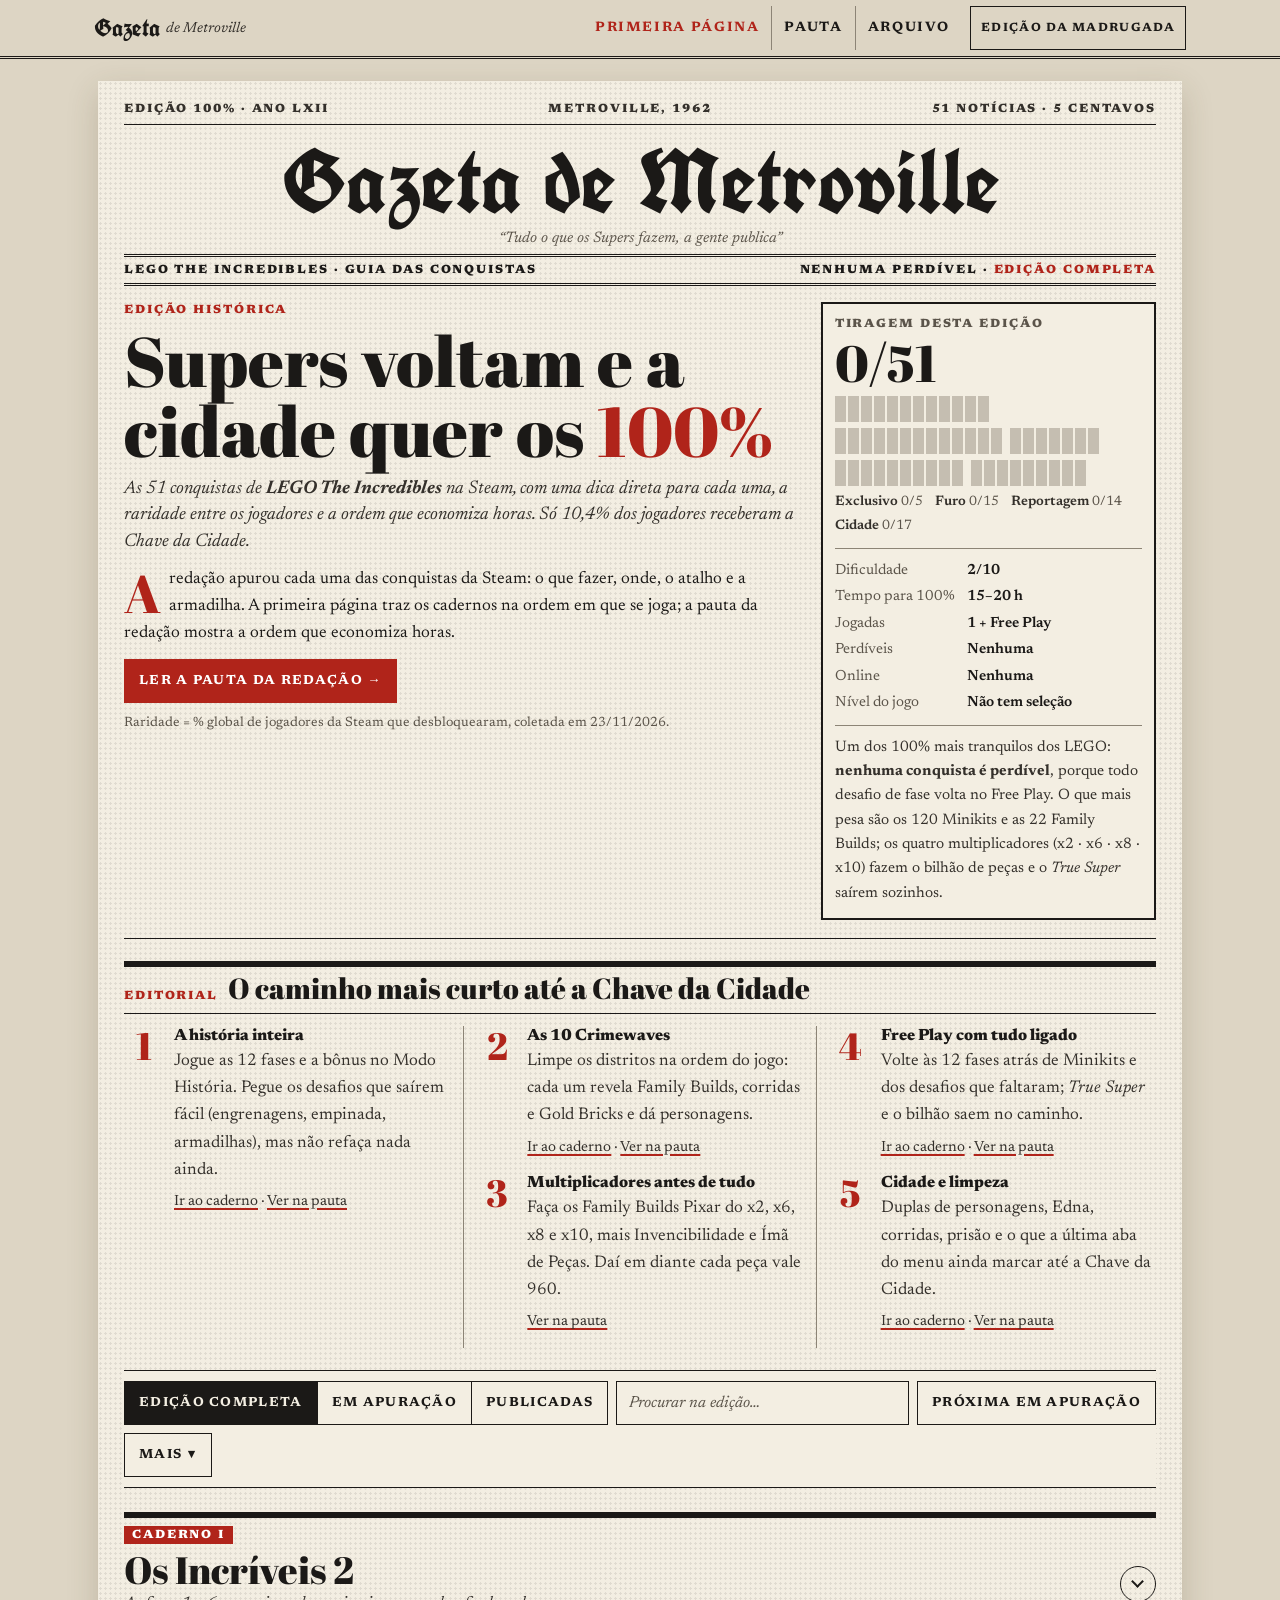
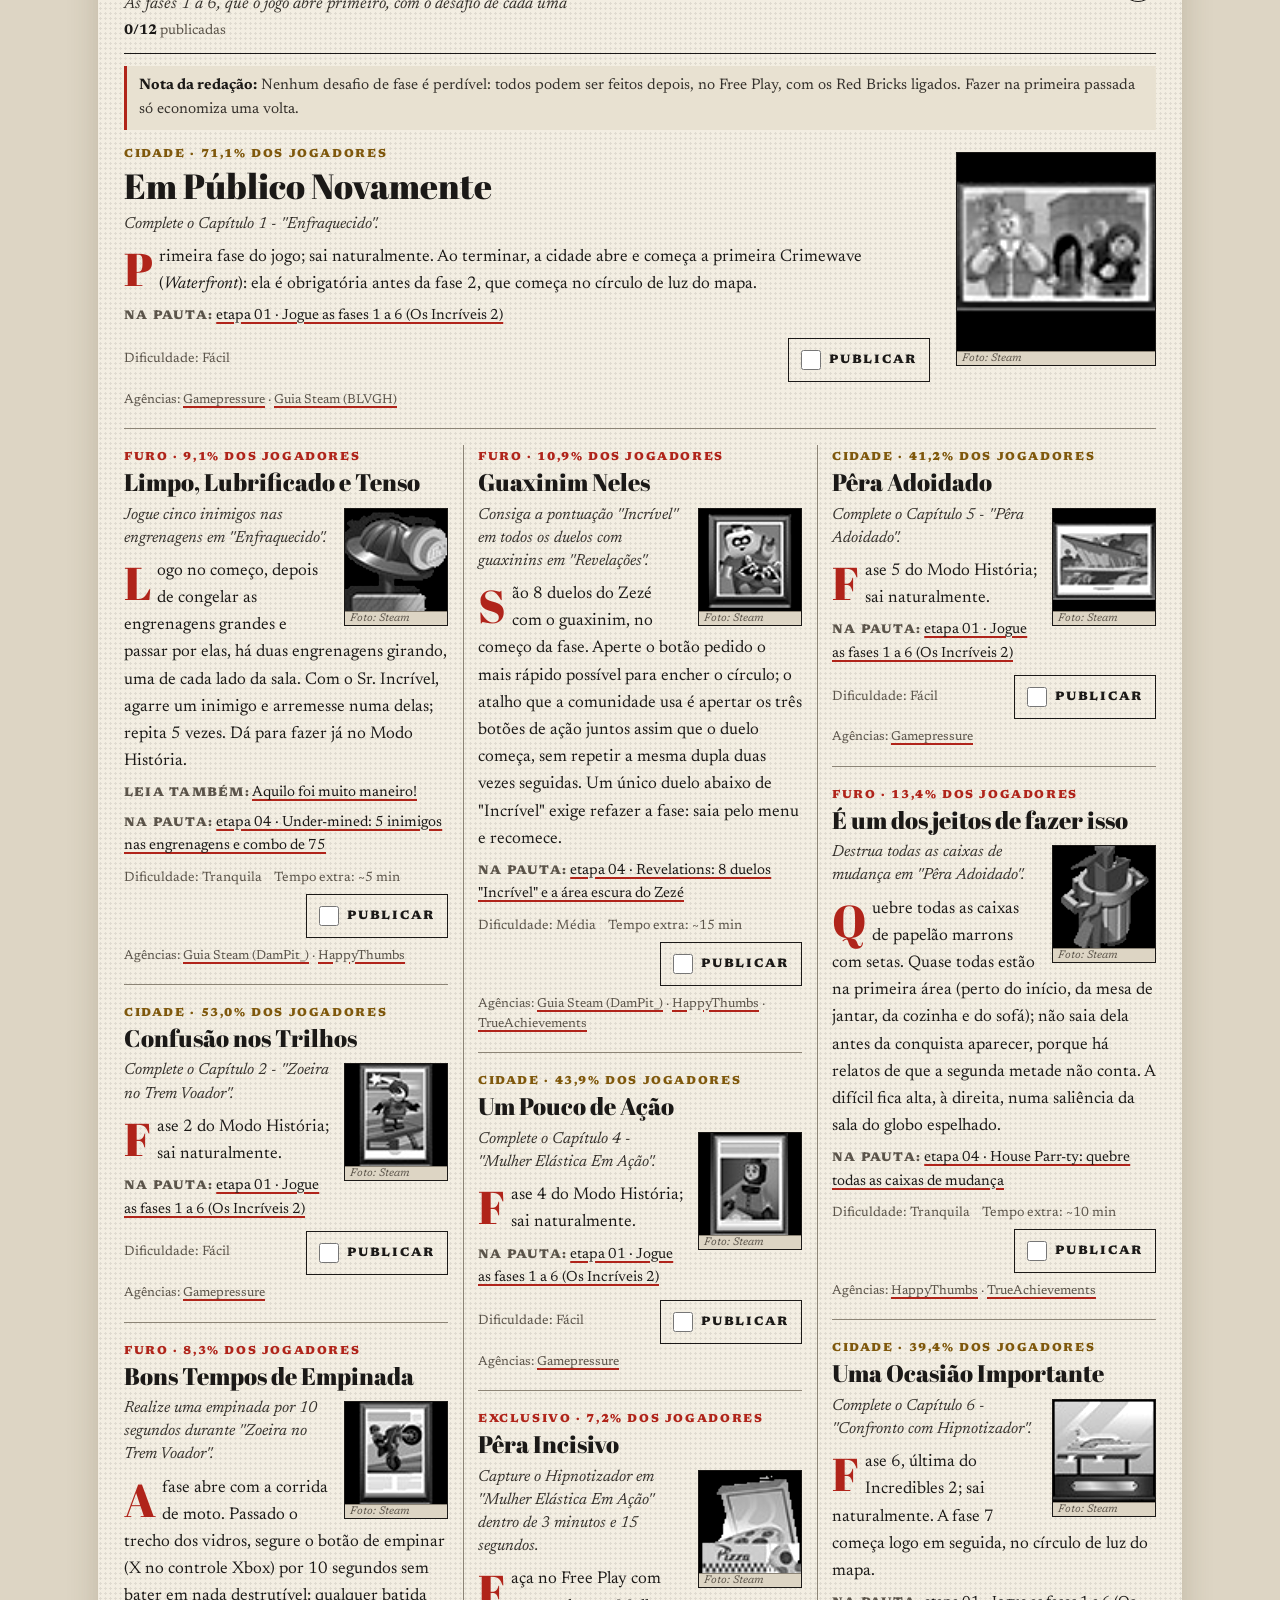
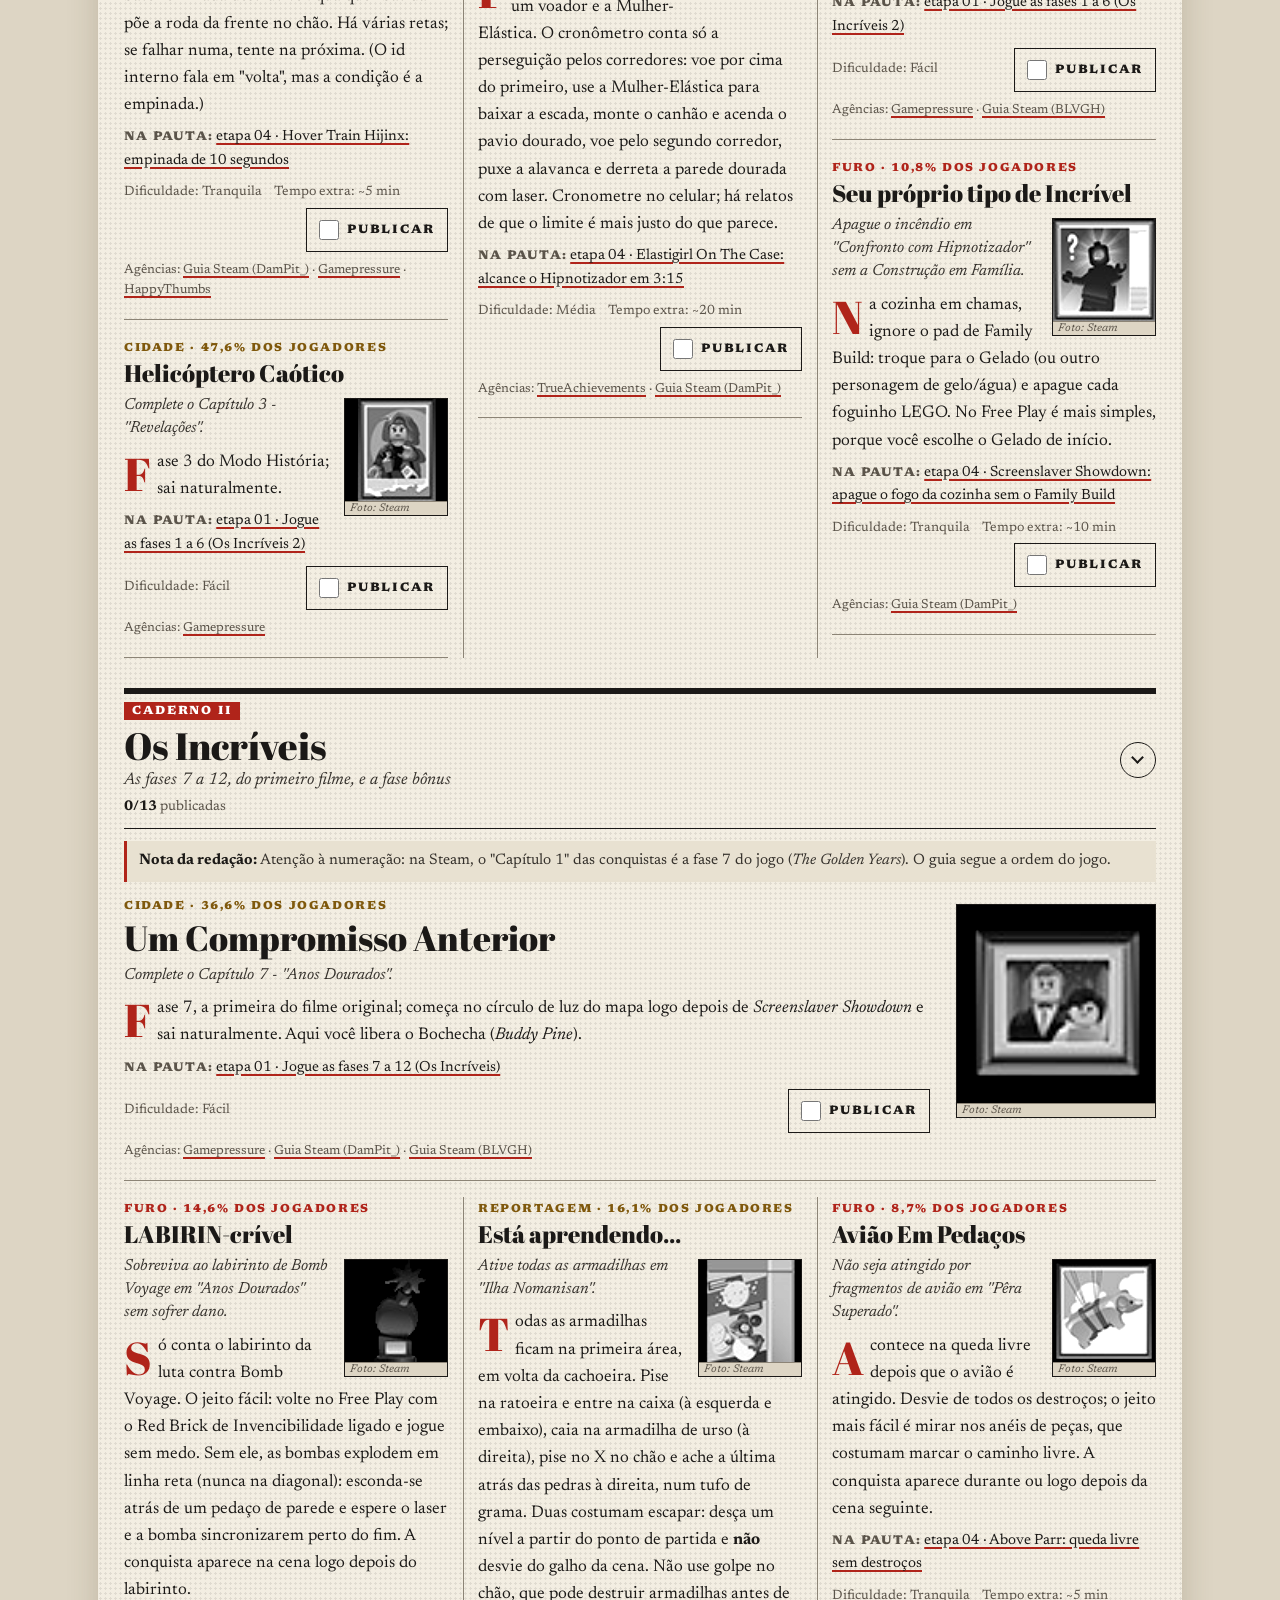
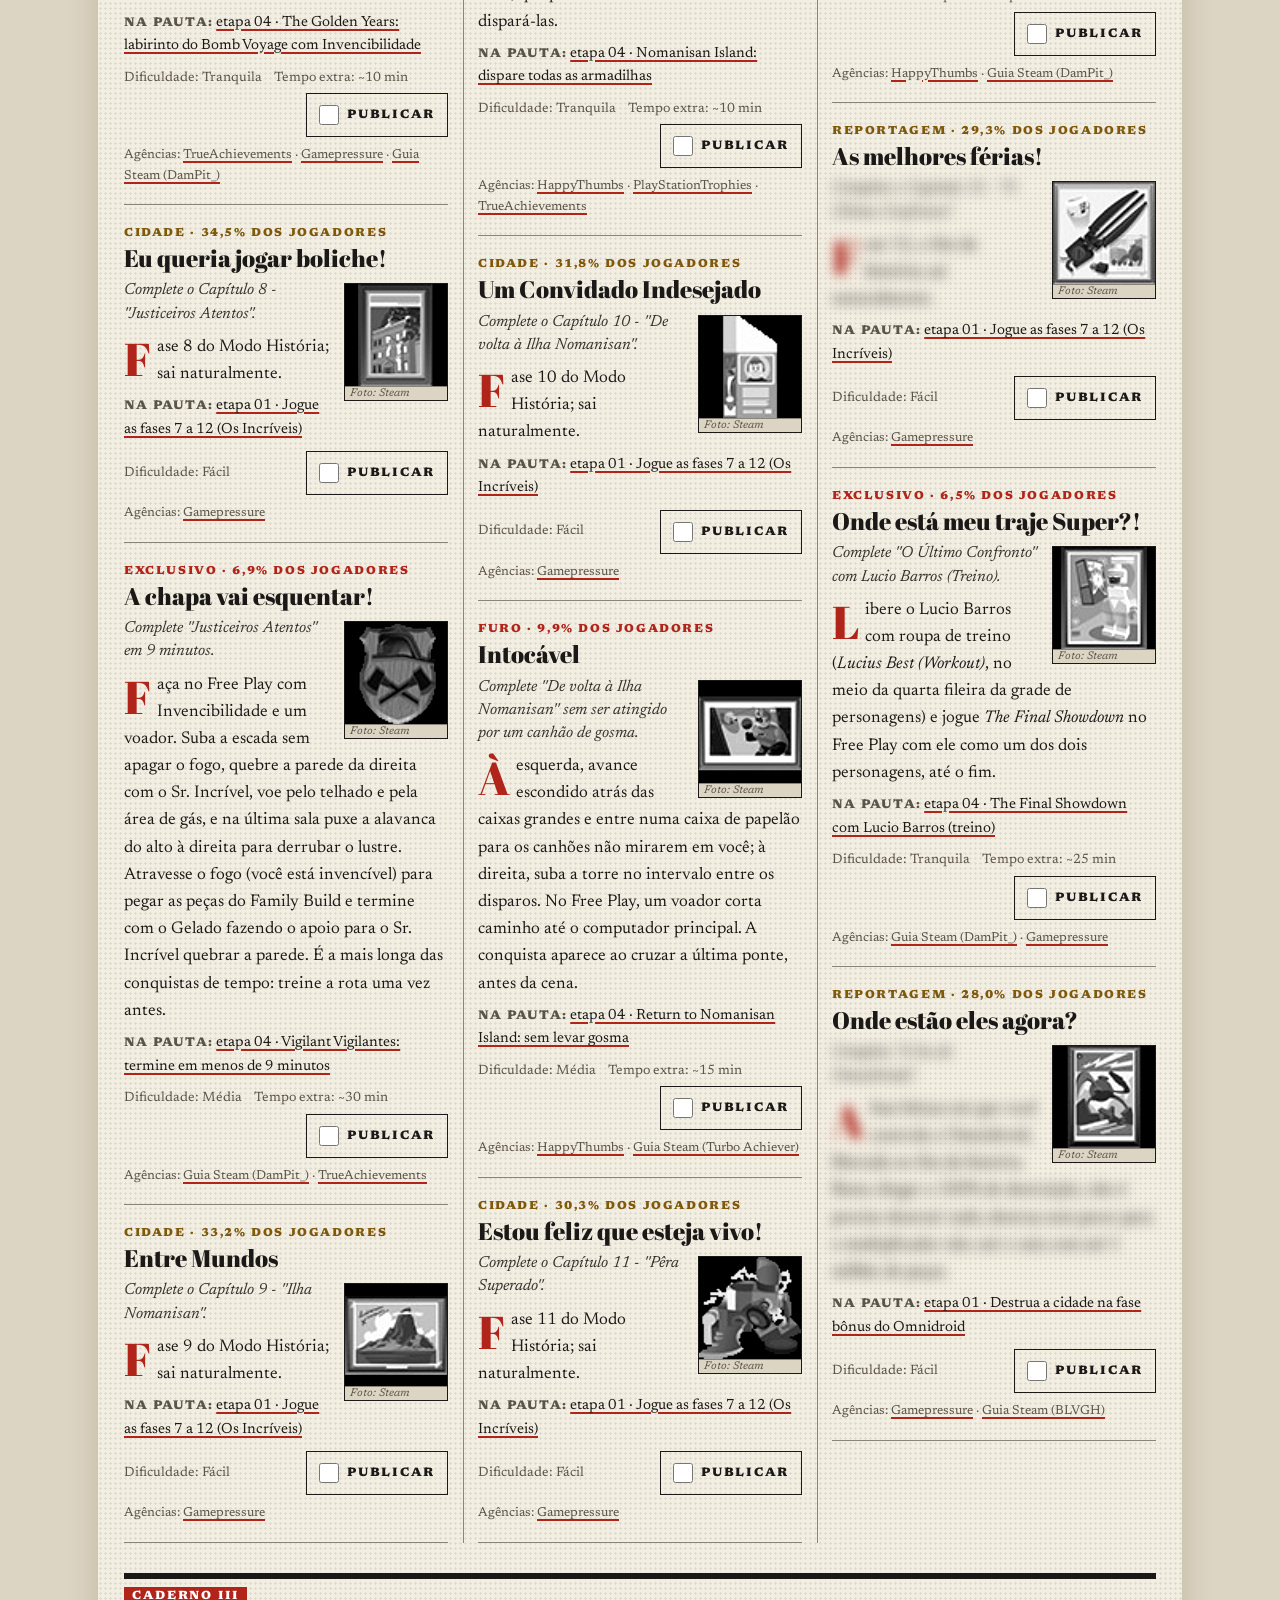
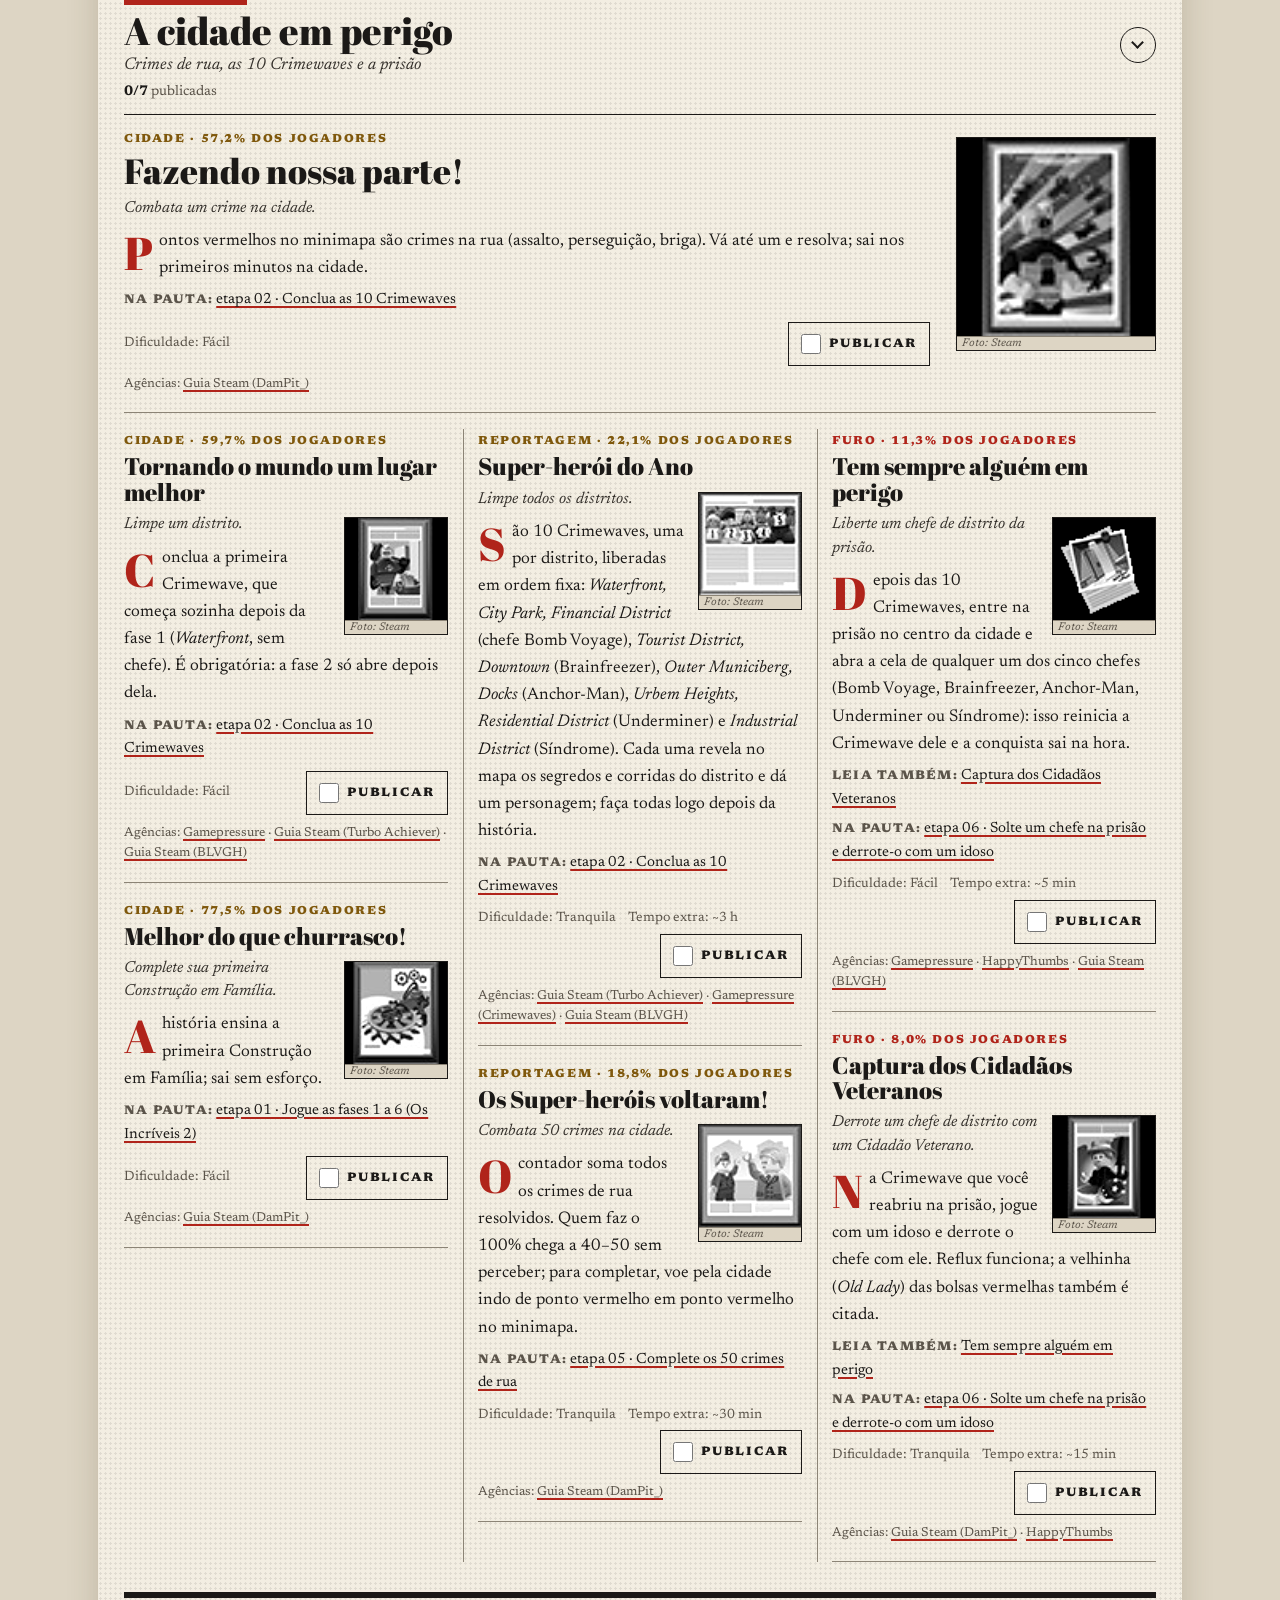
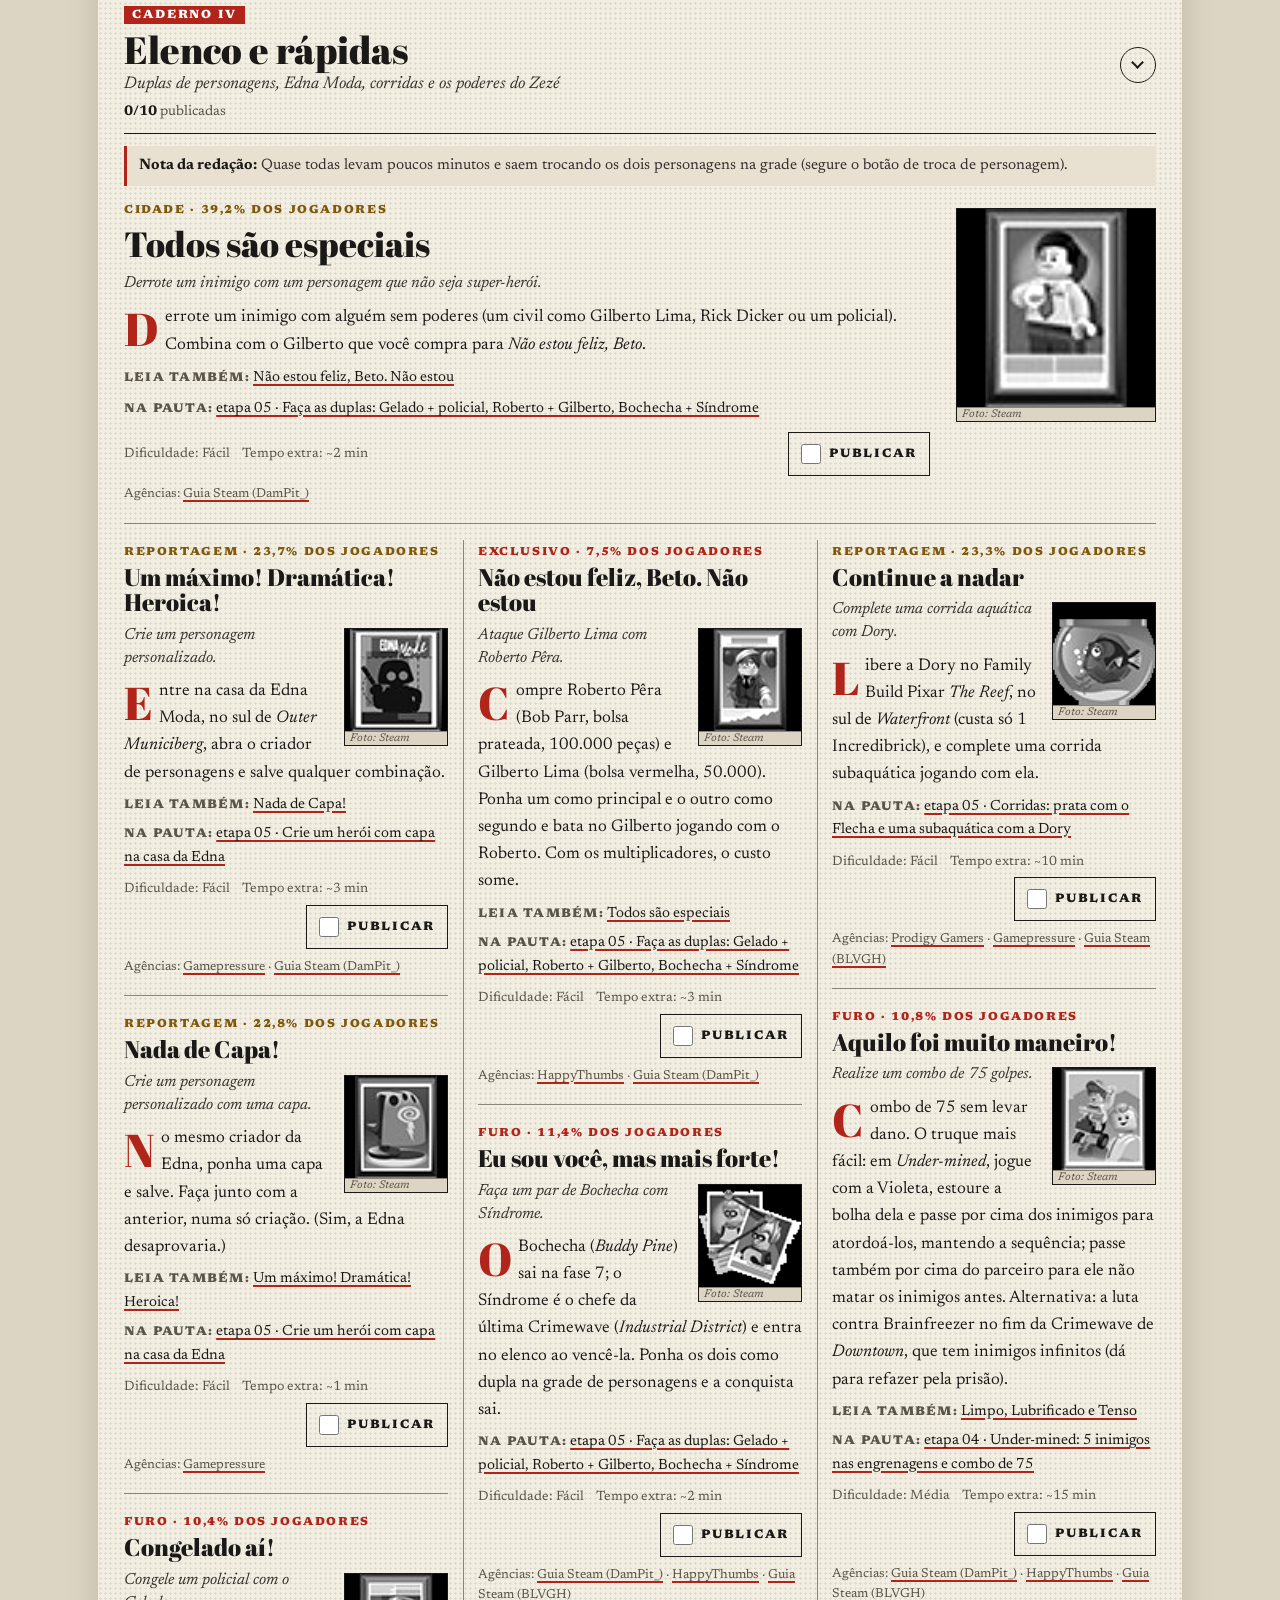
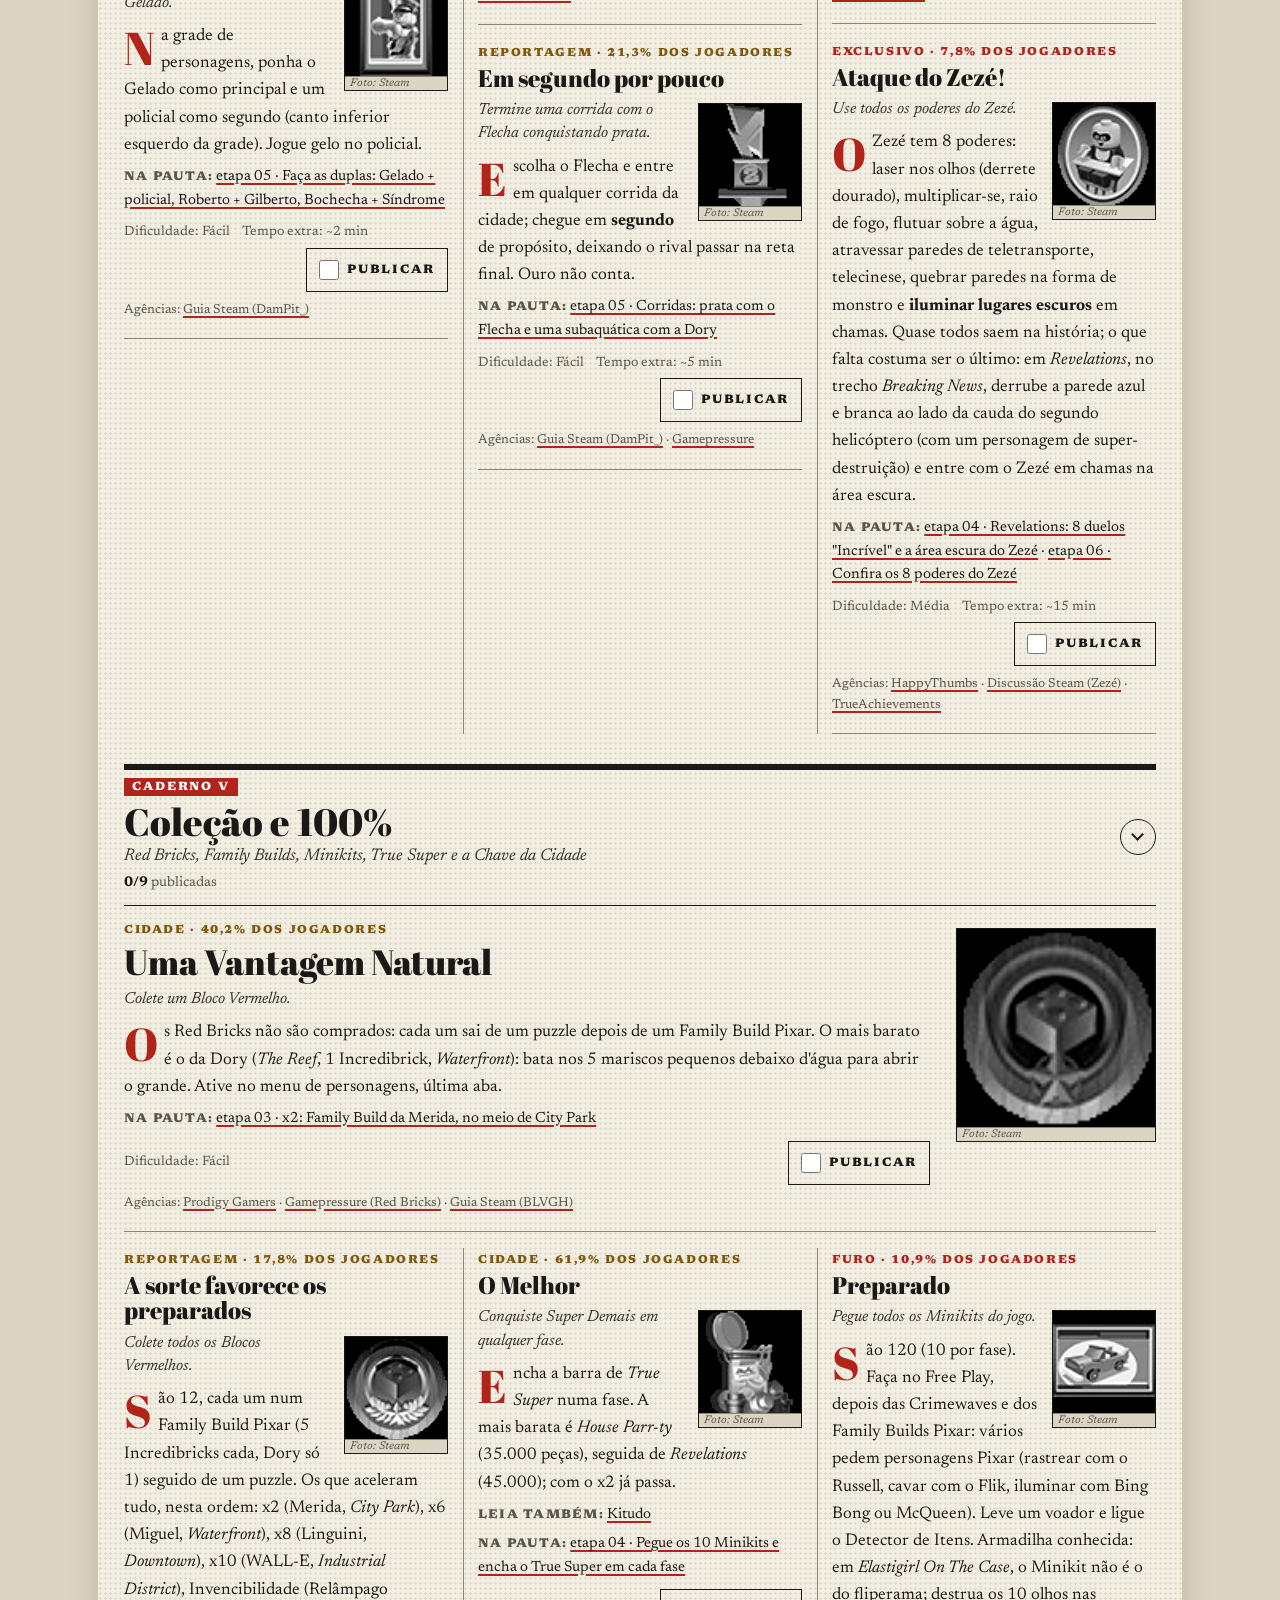
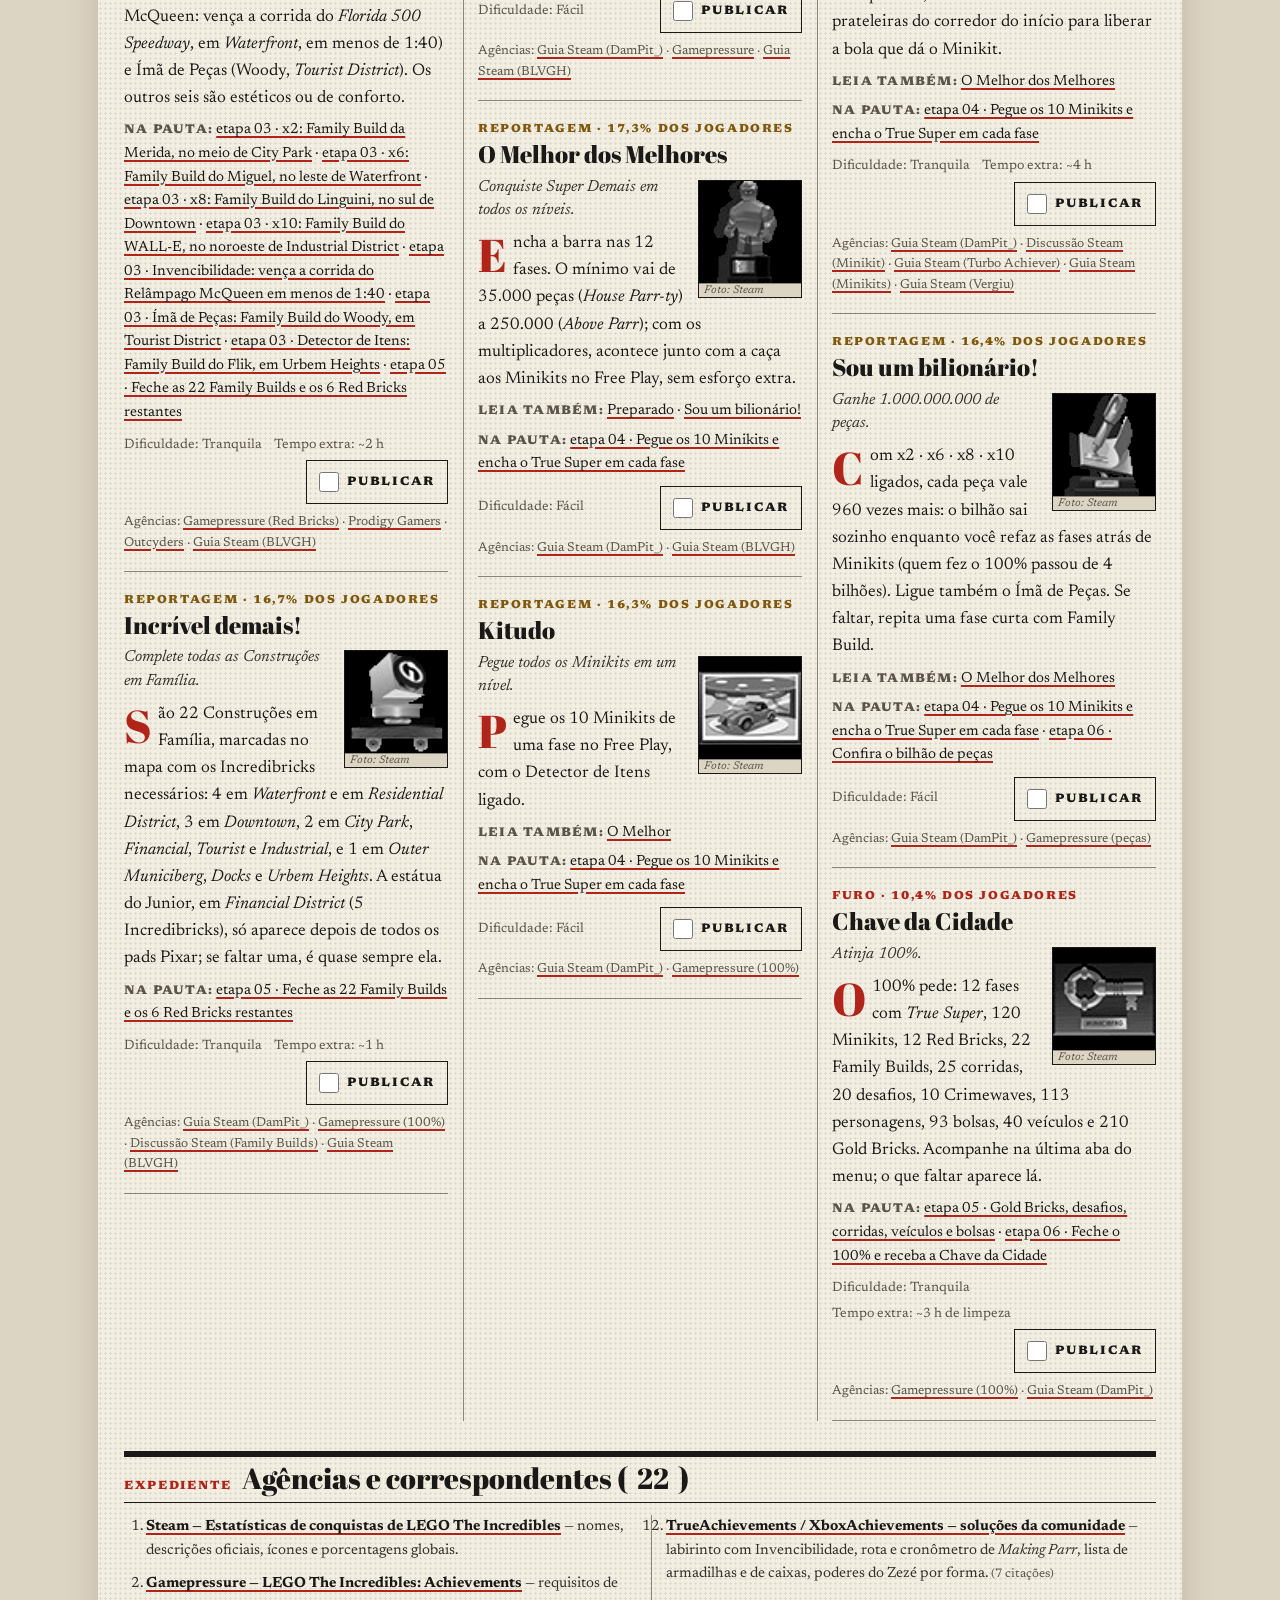
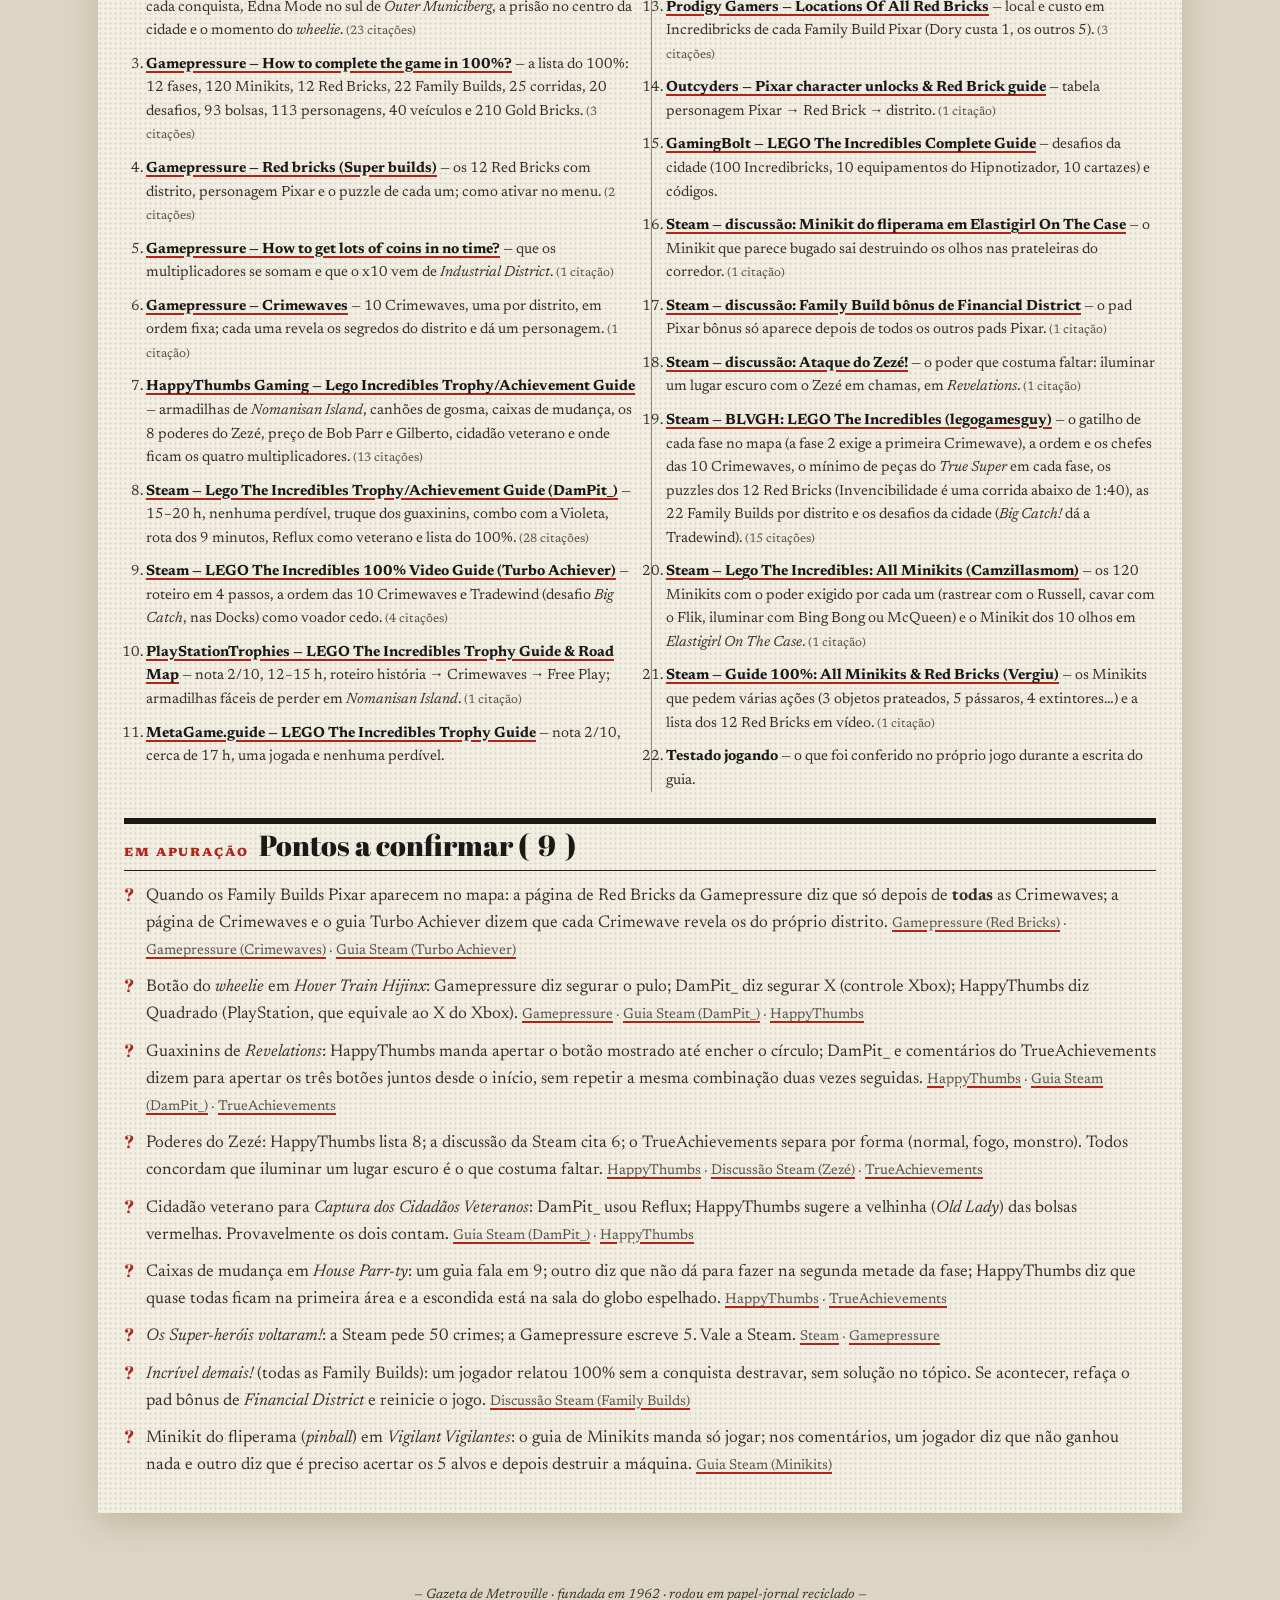
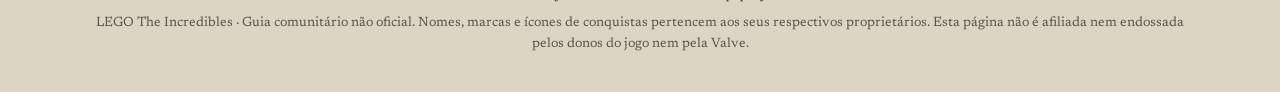
<file: index.html>
<!DOCTYPE html>
<html lang="pt-BR" data-theme="dark">
<head>
<meta charset="utf-8">
<meta name="viewport" content="width=device-width, initial-scale=1, viewport-fit=cover">
<meta name="theme-color" content="#121416">
<title>Gazeta de Metroville — as 51 conquistas de LEGO The Incredibles</title>
<meta name="description" content="As 51 conquistas de LEGO The Incredibles com dica de como conseguir cada uma, raridade, roteiro do 100%, rota de 35 tarefas e checklist com progresso salvo no navegador. Nenhuma é perdível.">
<link rel="canonical" href="https://ruysalles.github.io/LegoTheIncredibles/">

<!-- Ícones da aba e da tela inicial -->
<link rel="icon" href="favicon.svg" type="image/svg+xml">

<!-- Prévia ao compartilhar o link (WhatsApp, Telegram, Discord...). Imagem: veja o README. -->
<meta property="og:type" content="website">
<meta property="og:locale" content="pt_BR">
<meta property="og:site_name" content="Incredibles 100%">
<meta property="og:title" content="LEGO The Incredibles — Conquistas 100%">
<meta property="og:description" content="51 conquistas com dica, raridade, rota de 35 tarefas e checklist. Nenhuma perdível.">
<meta property="og:url" content="https://ruysalles.github.io/LegoTheIncredibles/">
<meta property="og:image" content="https://ruysalles.github.io/LegoTheIncredibles/og-image-5.jpg">
<meta property="og:image:type" content="image/jpeg">
<meta property="og:image:width" content="1200">
<meta property="og:image:height" content="630">
<meta property="og:image:alt" content="LEGO The Incredibles — Guia de conquistas 100%">
<meta name="twitter:card" content="summary_large_image">
<meta name="twitter:title" content="LEGO The Incredibles — Conquistas 100%">
<meta name="twitter:image" content="https://ruysalles.github.io/LegoTheIncredibles/og-image-5.jpg">

<script src="assets/motor/theme-init.js"></script>
<!-- TEMA: fontes, folhas de estilo e arte são do guia (assets/tema/). O motor.css é só o mínimo funcional. -->
<link rel="preconnect" href="https://fonts.googleapis.com"><link rel="preconnect" href="https://fonts.gstatic.com" crossorigin>
<link href="https://fonts.googleapis.com/css2?family=Abril+Fatface&family=Newsreader:ital,opsz,wght@0,6..72,400;0,6..72,600;0,6..72,800;1,6..72,400&family=UnifrakturCook:wght@700&display=swap" rel="stylesheet">
<link rel="stylesheet" href="assets/motor/motor.css">
<!-- Versão do tema: troque o ?v= (aqui e no importmap, nas duas páginas) a cada mudança visual, para o navegador não misturar com a versão em cache. -->
<link rel="stylesheet" href="assets/tema/tema.css?v=gazeta-1">
<script type="importmap">{ "imports": { "./assets/tema/tema.js": "./assets/tema/tema.js?v=gazeta-1" } }</script>
</head>
<body data-pagina="conquistas">
<a class="g-pular" href="#conteudo">Pular para o conteúdo</a>
<header class="gz-topo" data-g="topo"></header>
<main id="conteudo" class="gz-banca">
<div class="gz-jornal">

 <section class="gz-cabecalho" aria-label="Cabeçalho">
  <div class="gz-linha gz-versal"><span>Edição 100% · Ano LXII</span><span>Metroville, 1962</span><span><span data-g="total">51</span> notícias · 5 centavos</span></div>
  <p class="gz-nome">Gazeta de Metroville</p>
  <p class="gz-lema">“Tudo o que os Supers fazem, a gente publica”</p>
  <div class="gz-faixa gz-versal"><span>LEGO The Incredibles · guia das conquistas</span><span>Nenhuma perdível · <b>edição completa</b></span></div>
 </section>

 <section class="gz-capa" aria-labelledby="titulo">
  <div>
   <p class="gz-kicker gz-versal">Edição histórica</p>
   <h1 id="titulo">Supers voltam e a cidade quer os <em>100%</em></h1>
   <p class="gz-sutia" data-g="intro"></p>
   <p class="gz-texto-capa">A redação apurou cada uma das conquistas da Steam: o que fazer, onde, o atalho e a armadilha. A primeira página traz os cadernos na ordem em que se joga; a pauta da redação mostra a ordem que economiza horas.</p>
   <div class="gz-capa-pe">
    <a class="gz-btn gz-btn-forte" data-g="link-rota" href="rota.html">Ler a pauta da redação →</a>
    <p class="gz-leve" data-g="nota-raridade"></p>
   </div>
  </div>
  <aside class="gz-quadro" aria-label="Tiragem desta edição">
   <small class="gz-versal">Tiragem desta edição</small>
   <b class="gz-quadro-num" data-t="feitas">0/51</b>
   <div class="gz-tiragem" data-t="tiragem"></div>
   <p class="gz-raridades" data-t="raridade"></p>
   <p class="g-sr" data-g="progresso" aria-live="polite"></p>
   <div data-g="sec-resumo"><div data-g="resumo"></div></div>
  </aside>
 </section>

 <section class="gz-secao" data-g="sec-roteiro" aria-labelledby="titulo-editorial">
  <h2 id="titulo-editorial"><span class="gz-versal">Editorial</span> O caminho mais curto até a Chave da Cidade</h2>
  <div data-g="roteiro"></div>
 </section>

 <div class="gz-ferramentas" role="toolbar" aria-label="Filtros da edição">
  <div class="gz-filtros">
   <button type="button" data-g="filtro" data-filtro="all" aria-pressed="true">Edição completa</button>
   <button type="button" data-g="filtro" data-filtro="pending" aria-pressed="false">Em apuração</button>
   <button type="button" data-g="filtro" data-filtro="done" aria-pressed="false">Publicadas</button>
   <button type="button" data-g="perdiveis" aria-pressed="false">Com prazo</button>
  </div>
  <input class="gz-busca" type="search" data-g="busca" placeholder="Procurar na edição…" aria-label="Procurar conquista ou dica">
  <button type="button" class="gz-btn" data-g="proxima">Próxima em apuração</button>
  <details class="gz-mais" data-g="menu-mais">
   <summary>Mais</summary>
   <div class="gz-mais-lista">
    <button type="button" data-g="spoilers" aria-pressed="false">Mostrar spoilers</button>
    <button type="button" data-g="imprimir">Imprimir / PDF</button>
    <button type="button" data-g="exportar">Exportar progresso</button>
    <button type="button" data-g="importar">Importar progresso</button>
    <button type="button" data-g="zerar">Zerar checklist</button>
   </div>
  </details>
 </div>

 <div class="gz-cadernos" data-g="capitulos"></div>
 <p class="gz-vazio" data-g="vazio" hidden>Nenhuma matéria desta edição corresponde à busca ou ao filtro.</p>

 <section class="gz-anexo" aria-labelledby="titulo-fontes">
  <h2 id="titulo-fontes"><span class="gz-versal">Expediente</span> Agências e correspondentes (<span data-g="total-fontes"></span>)</h2>
  <div data-g="fontes"></div>
  <div class="gz-anexo-b" data-g="sec-confirmar"><h2><span class="gz-versal">Em apuração</span> Pontos a confirmar (<span data-g="total-confirmar"></span>)</h2><div data-g="confirmar"></div></div>
 </section>

</div>
</main>
<footer data-g="rodape"></footer>
<script type="module" src="assets/motor/conquistas.js"></script>
</body>
</html>
</file>
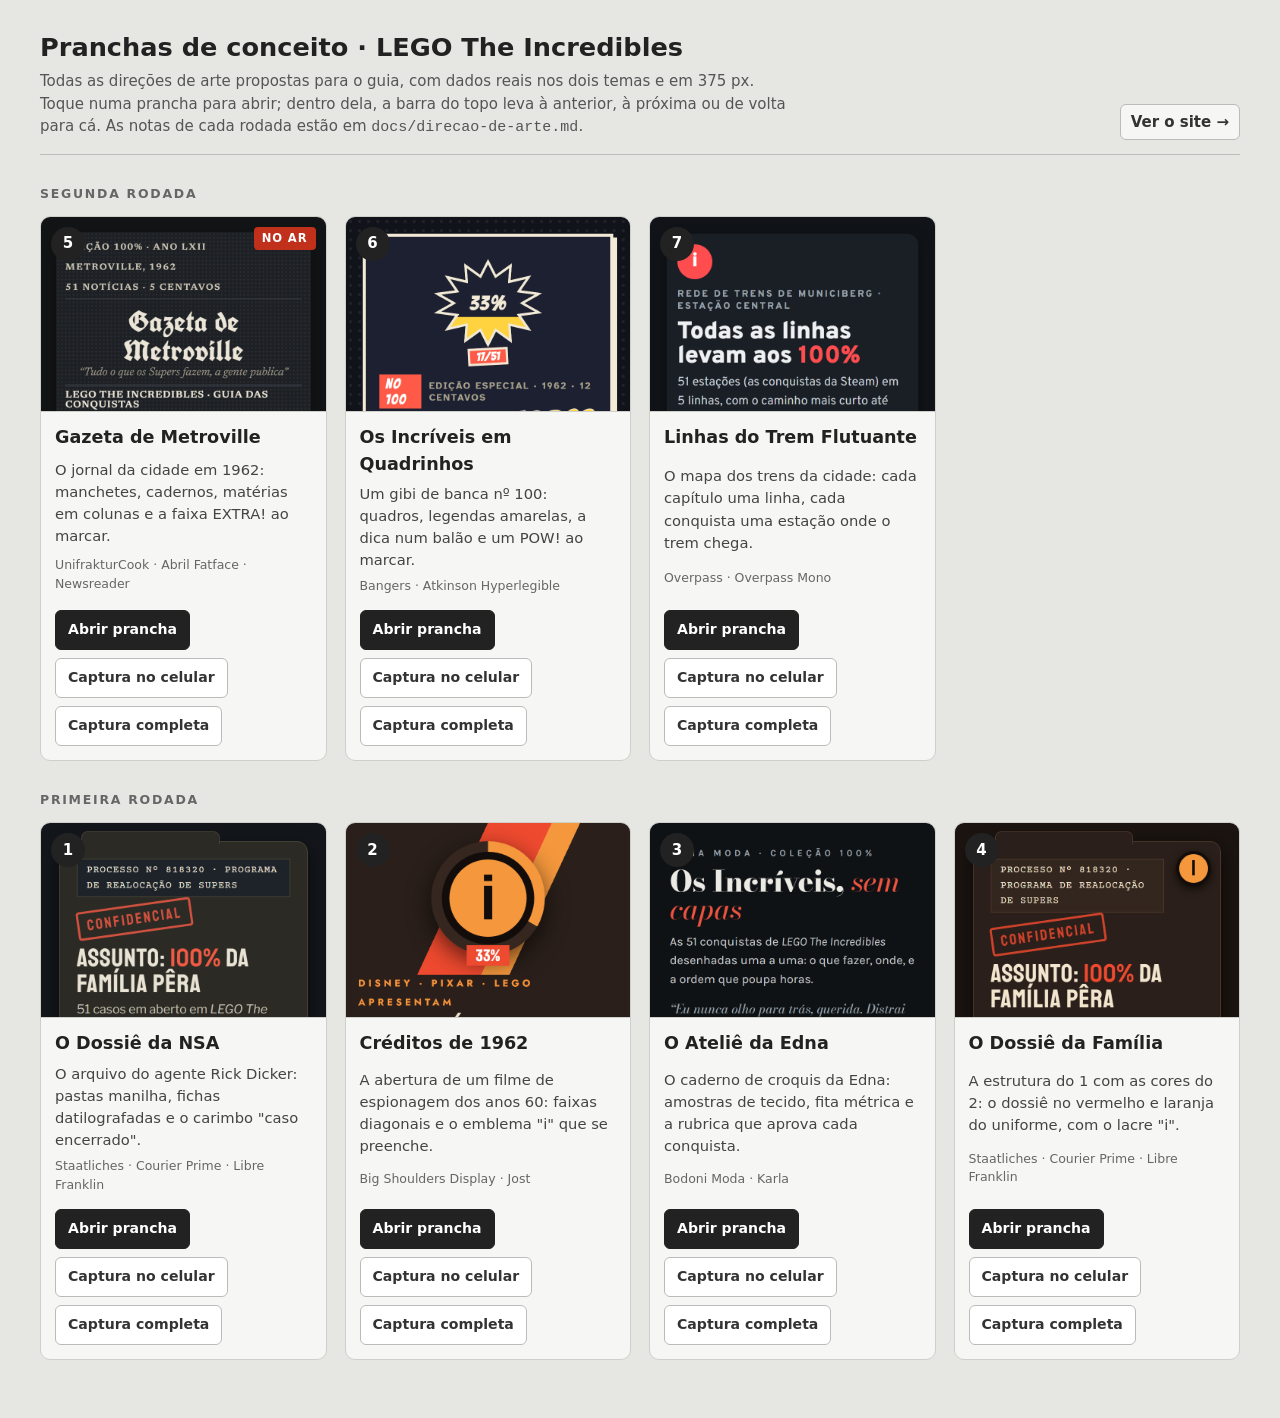
<file: docs/pranchas/index.html>
<!DOCTYPE html>
<html lang="pt-BR">
<head>
<meta charset="utf-8">
<meta name="viewport" content="width=device-width, initial-scale=1">
<title>Pranchas de conceito — LEGO The Incredibles</title>
<link rel="stylesheet" href="prancha.css">
</head>
<body>
<div class="pr-wrap">
 <div class="pr-head">
  <div><h1>Pranchas de conceito · LEGO The Incredibles</h1>
   <p>Todas as direções de arte propostas para o guia, com dados reais nos dois temas e em 375 px. Toque numa prancha para abrir; dentro dela, a barra do topo leva à anterior, à próxima ou de volta para cá. As notas de cada rodada estão em <code>docs/direcao-de-arte.md</code>.</p></div>
  <div class="pr-nav"><a href="../../index.html">Ver o site →</a></div>
 </div>
 <div id="lista"></div>
</div>
<script src="prancha.js"></script>
<script>
const RODADAS = { 1: 'Primeira rodada', 2: 'Segunda rodada' };
const card = p => `<article class="ix-card">
 <a class="ix-mini" href="conceito-${p.n}.html" aria-label="Abrir a prancha ${p.n}: ${p.nome}">
  <img src="capturas/conceito-${p.n}-celular.png" alt="" loading="lazy">
  <span class="ix-n">${p.n}</span>${p.noAr ? '<span class="ix-ar">No ar</span>' : ''}
 </a>
 <div class="ix-corpo"><h2>${p.nome}</h2><p>${p.frase}</p><small>${p.fontes}</small></div>
 <div class="ix-links"><a href="conceito-${p.n}.html">Abrir prancha</a><a href="capturas/conceito-${p.n}-celular.png">Captura no celular</a><a href="capturas/conceito-${p.n}.png">Captura completa</a></div>
</article>`;
const rodadas = [...new Set(PRANCHAS.map(p => p.rodada))].sort((a, b) => b - a);   // a mais nova primeiro
document.getElementById('lista').innerHTML = rodadas.map(r => `<h2 class="ix-rodada">${RODADAS[r] || `Rodada ${r}`}</h2>
 <div class="ix-grade">${PRANCHAS.filter(p => p.rodada === r).map(card).join('')}</div>`).join('');
</script>
</body>
</html>
</file>
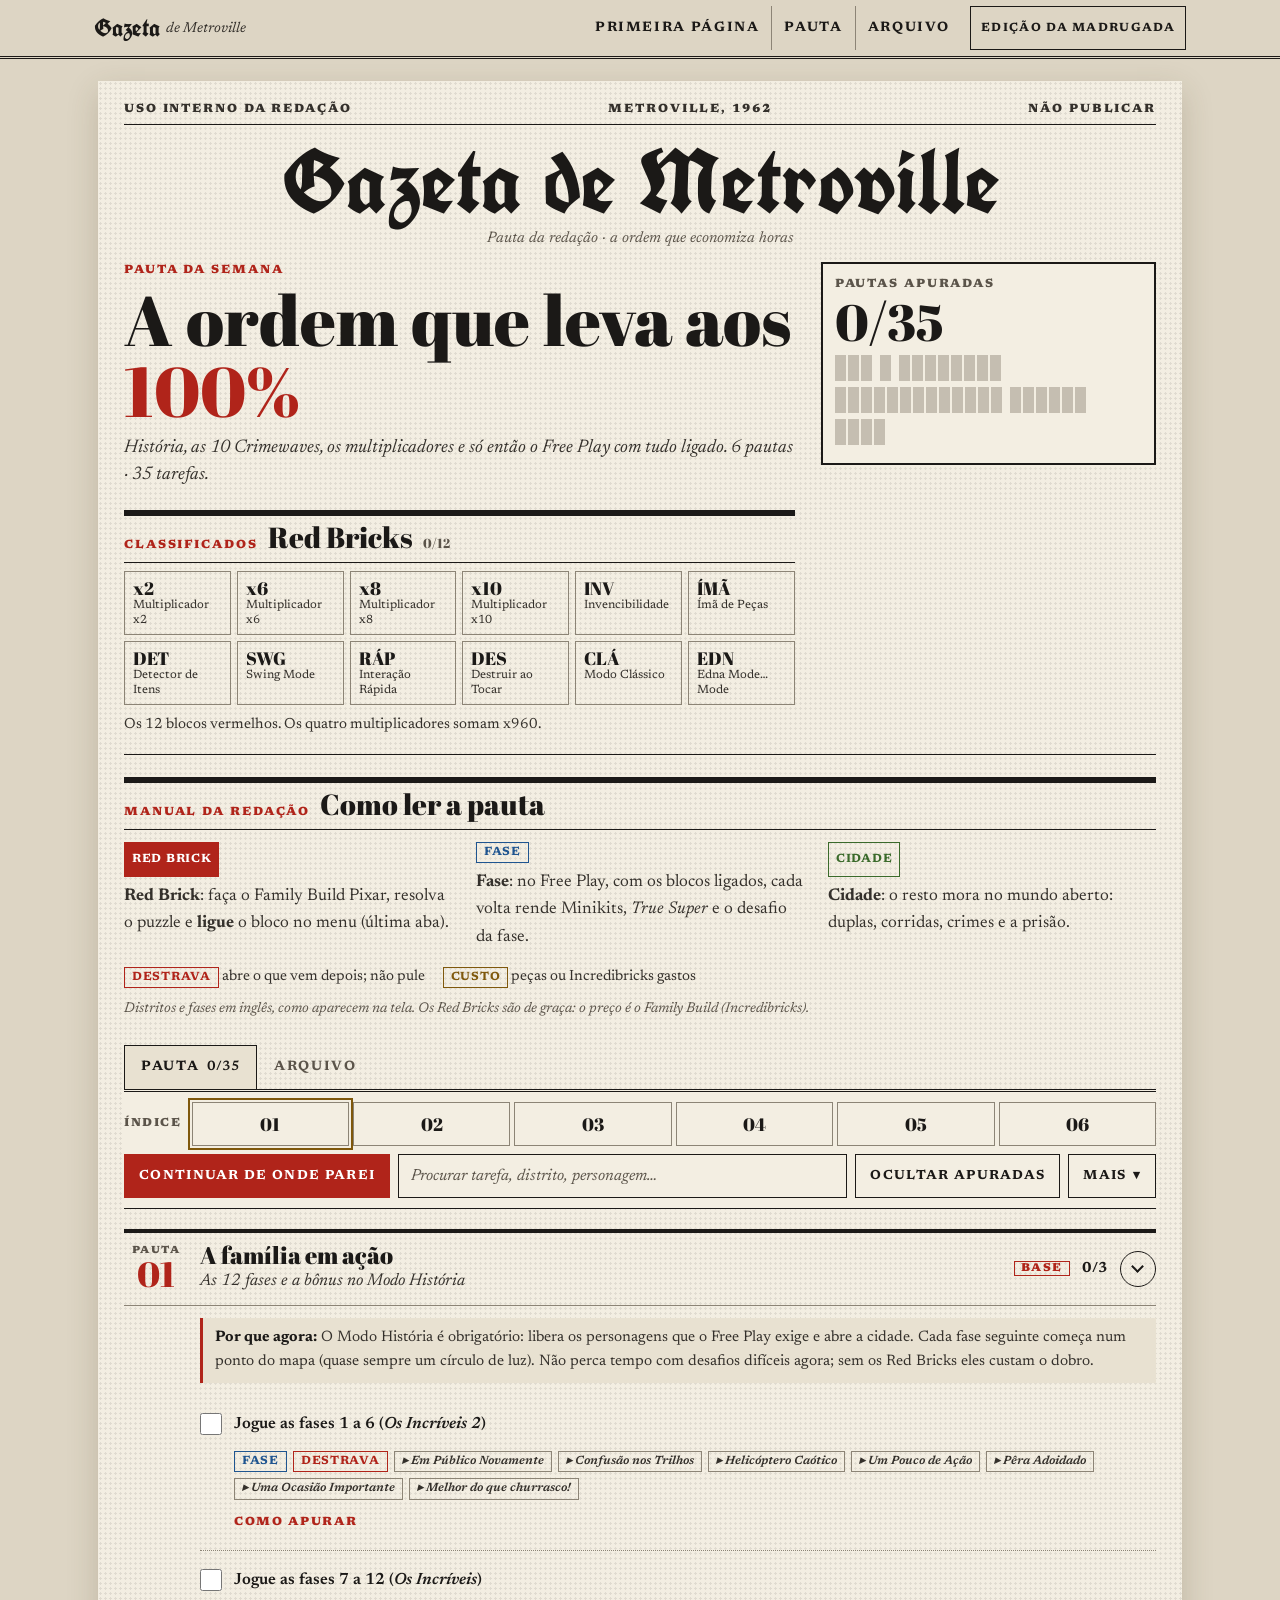
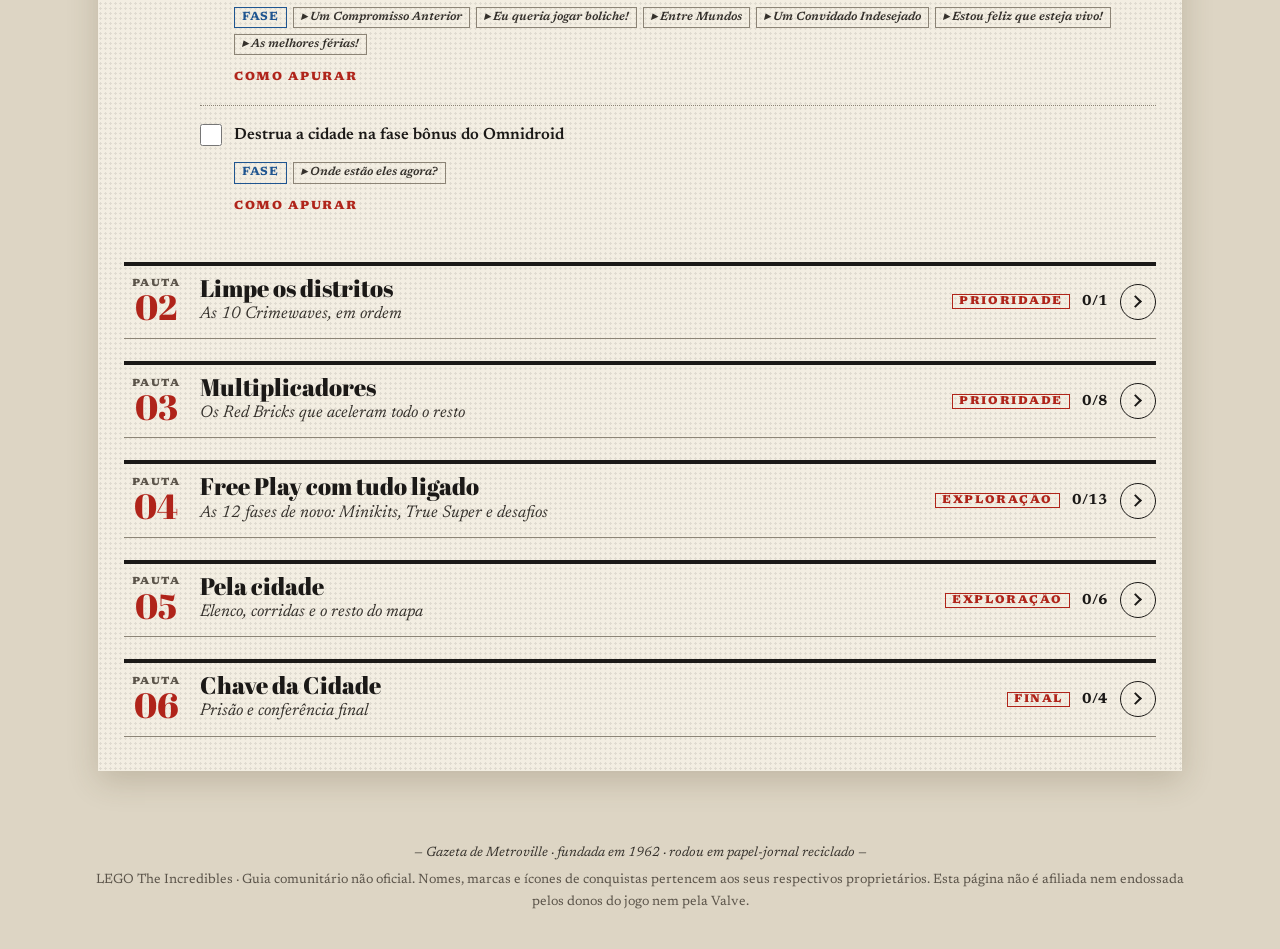
<file: rota.html>
<!DOCTYPE html>
<html lang="pt-BR" data-theme="dark">
<head>
<meta charset="utf-8">
<meta name="viewport" content="width=device-width, initial-scale=1, viewport-fit=cover">
<meta name="theme-color" content="#121416">
<title>Pauta da redação — a ordem para o 100% de LEGO The Incredibles</title>
<meta name="description" content="Rota de LEGO The Incredibles em 6 fases e 35 tarefas: história, as 10 Crimewaves, os 12 Red Bricks (multiplicadores x960) e o Free Play, com checklist e progresso salvo no navegador.">
<link rel="canonical" href="https://ruysalles.github.io/LegoTheIncredibles/rota.html">
<link rel="icon" href="favicon.svg" type="image/svg+xml">

<meta property="og:type" content="website">
<meta property="og:locale" content="pt_BR">
<meta property="og:site_name" content="Incredibles 100%">
<meta property="og:title" content="LEGO The Incredibles — Rota para o 100%">
<meta property="og:description" content="6 fases, 35 tarefas e os 12 Red Bricks na ordem que economiza horas, com checklist.">
<meta property="og:url" content="https://ruysalles.github.io/LegoTheIncredibles/rota.html">
<meta property="og:image" content="https://ruysalles.github.io/LegoTheIncredibles/og-image-5.jpg">
<meta property="og:image:type" content="image/jpeg">
<meta property="og:image:width" content="1200">
<meta property="og:image:height" content="630">
<meta property="og:image:alt" content="LEGO The Incredibles — Rota para o 100%">
<meta name="twitter:card" content="summary_large_image">
<meta name="twitter:title" content="LEGO The Incredibles — Rota para o 100%">
<meta name="twitter:image" content="https://ruysalles.github.io/LegoTheIncredibles/og-image-5.jpg">

<script src="assets/motor/theme-init.js"></script>
<!-- TEMA: fontes, folhas de estilo e arte são do guia (assets/tema/). O motor.css é só o mínimo funcional. -->
<link rel="preconnect" href="https://fonts.googleapis.com"><link rel="preconnect" href="https://fonts.gstatic.com" crossorigin>
<link href="https://fonts.googleapis.com/css2?family=Abril+Fatface&family=Newsreader:ital,opsz,wght@0,6..72,400;0,6..72,600;0,6..72,800;1,6..72,400&family=UnifrakturCook:wght@700&display=swap" rel="stylesheet">
<link rel="stylesheet" href="assets/motor/motor.css">
<!-- Versão do tema: troque o ?v= (aqui e no importmap, nas duas páginas) a cada mudança visual, para o navegador não misturar com a versão em cache. -->
<link rel="stylesheet" href="assets/tema/tema.css?v=gazeta-1">
<script type="importmap">{ "imports": { "./assets/tema/tema.js": "./assets/tema/tema.js?v=gazeta-1" } }</script>
</head>
<body data-pagina="rota">
<a class="g-pular" href="#conteudo">Pular para o conteúdo</a>
<header class="gz-topo" data-g="topo"></header>
<main id="conteudo" class="gz-banca">
<div class="gz-jornal">

 <section class="gz-cabecalho" aria-label="Cabeçalho">
  <div class="gz-linha gz-versal"><span>Uso interno da redação</span><span>Metroville, 1962</span><span>Não publicar</span></div>
  <p class="gz-nome">Gazeta de Metroville</p>
  <p class="gz-lema">Pauta da redação · a ordem que economiza horas</p>
 </section>

 <section class="gz-capa" aria-labelledby="titulo">
  <div>
   <p class="gz-kicker gz-versal">Pauta da semana</p>
   <h1 id="titulo">A ordem que leva aos <em>100%</em></h1>
   <p class="gz-sutia">História, as 10 Crimewaves, os multiplicadores e só então o Free Play com tudo ligado. <span data-g="meta"></span>.</p>
   <section class="gz-secao" data-g="sec-marcos" aria-labelledby="titulo-marcos">
    <h2 id="titulo-marcos"><span class="gz-versal">Classificados</span> <span data-g="titulo-marcos">Red Bricks</span> <span class="gz-leve" data-g="marcos-contagem"></span></h2>
    <div data-g="marcos"></div>
    <p class="gz-marco-detalhe" data-g="marco-detalhe" aria-live="polite"></p>
   </section>
  </div>
  <aside class="gz-quadro" aria-label="Pautas apuradas">
   <small class="gz-versal">Pautas apuradas</small>
   <b class="gz-quadro-num" data-t="feitas">0/35</b>
   <div class="gz-tiragem" data-t="tiragem"></div>
   <p class="g-sr" data-g="progresso" aria-live="polite"></p>
  </aside>
 </section>

 <section class="gz-secao" data-g="sec-como-ler" aria-labelledby="titulo-como-ler">
  <h2 id="titulo-como-ler"><span class="gz-versal">Manual da redação</span> Como ler a pauta</h2>
  <div data-g="como-ler"></div>
 </section>

 <nav class="gz-abas" data-g="abas" role="tablist" aria-label="Partes da pauta"></nav>

 <section class="gz-painel" data-g="painel-rota" aria-label="Pauta passo a passo">
  <div class="gz-ferramentas" role="toolbar" aria-label="Ferramentas da pauta">
   <div class="gz-mapa-caixa" data-g="mapa" aria-label="Índice das pautas"></div>
   <button type="button" class="gz-btn gz-btn-forte" data-g="proxima">Continuar de onde parei</button>
   <input class="gz-busca" type="search" data-g="busca" placeholder="Procurar tarefa, distrito, personagem…" aria-label="Procurar tarefa">
   <button type="button" class="gz-btn" data-g="ocultar-feitas" aria-pressed="false">Ocultar apuradas</button>
   <details class="gz-mais" data-g="menu-mais">
    <summary>Mais</summary>
    <div class="gz-mais-lista">
     <button type="button" data-g="expandir">Abrir todas as pautas</button>
     <button type="button" data-g="so-atual">Só a pauta atual</button>
     <button type="button" data-g="imprimir">Imprimir / PDF</button>
     <button type="button" data-g="exportar">Exportar progresso</button>
     <button type="button" data-g="importar">Importar progresso</button>
     <button type="button" data-g="zerar">Zerar checklist</button>
    </div>
   </details>
  </div>
  <div class="gz-pautas" data-g="etapas"></div>
  <div class="gz-vazio" data-g="vazio" hidden>Nenhuma tarefa corresponde à busca ou ao filtro. <span data-g="vazio-dica"></span></div>
 </section>

 <section class="gz-painel" data-g="painel-ref" aria-label="Arquivo" hidden>
  <section class="gz-anexo" data-g="sec-marcos"><h2><span class="gz-versal">Arquivo</span> Red Bricks: onde e em que pauta</h2><div data-g="marcos-tabela"></div></section>
  <section class="gz-anexo" data-g="sec-materiais"><h2>Materiais</h2><div data-g="mat-filtros" role="group" aria-label="Mostrar materiais de"></div><div data-g="mat-grade"></div><p data-g="mat-nota"></p></section>
  <section class="gz-anexo" aria-labelledby="titulo-fontes">
   <h2 id="titulo-fontes"><span class="gz-versal">Expediente</span> Agências e correspondentes (<span data-g="total-fontes"></span>)</h2>
   <div data-g="fontes"></div>
   <div class="gz-anexo-b" data-g="sec-confirmar"><h2><span class="gz-versal">Em apuração</span> Pontos a confirmar (<span data-g="total-confirmar"></span>)</h2><div data-g="confirmar"></div></div>
  </section>
 </section>

</div>
</main>
<footer data-g="rodape"></footer>
<script type="module" src="assets/motor/rota.js"></script>
</body>
</html>
</file>
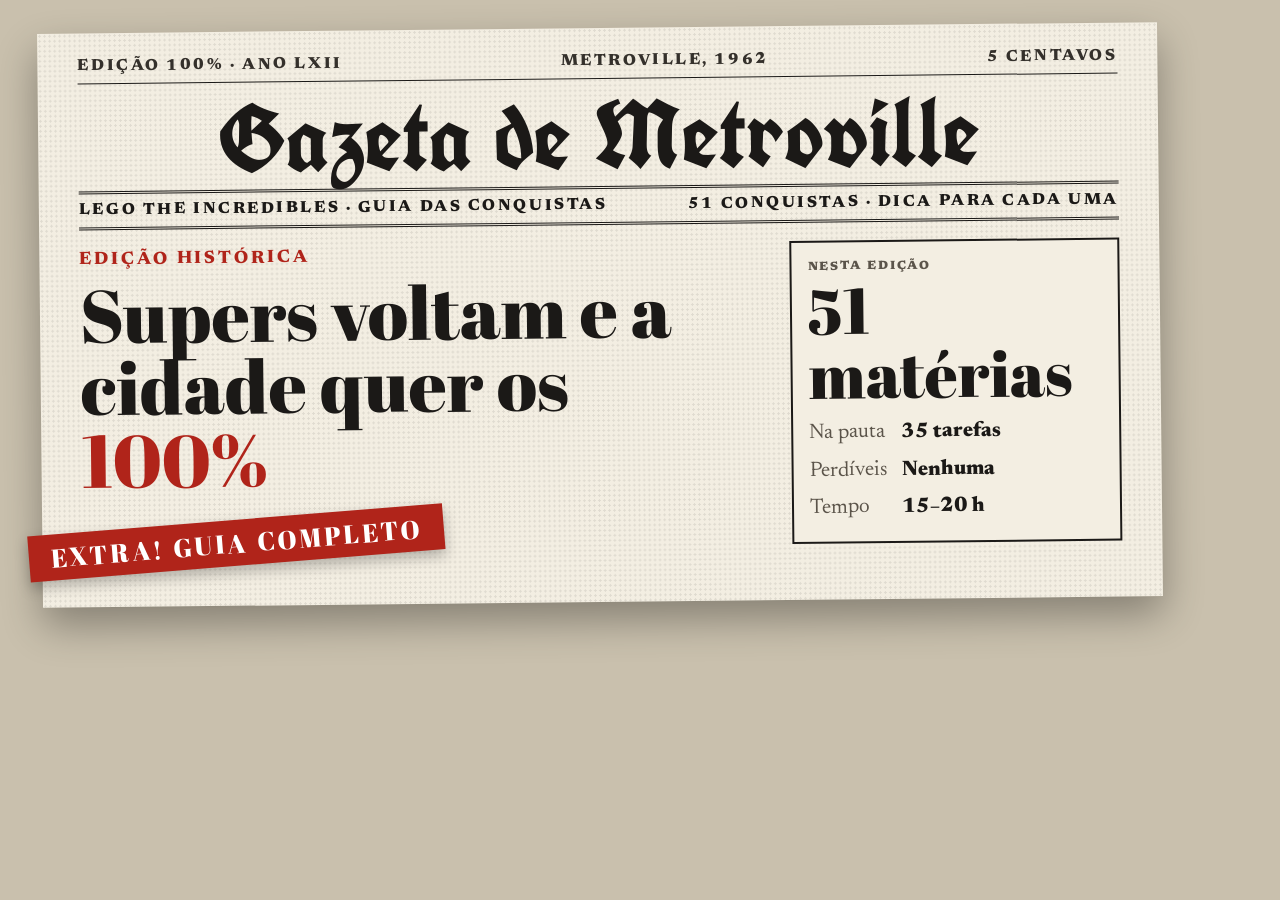
<file: assets/tema/og.html>
<!DOCTYPE html>
<!--
  Imagem de compartilhamento (og-image-N.jpg, 1200×630): a primeira página da Gazeta de Metroville.
  Gerar: python tools/gerar_og.py. Os números vêm de data/*.json, para não ficar desatualizada.
-->
<html lang="pt-BR" data-theme="light">
<head>
<meta charset="utf-8">
<link rel="preconnect" href="https://fonts.googleapis.com"><link rel="preconnect" href="https://fonts.gstatic.com" crossorigin>
<link href="https://fonts.googleapis.com/css2?family=Abril+Fatface&family=Newsreader:ital,opsz,wght@0,6..72,400;0,6..72,800;1,6..72,400&family=UnifrakturCook:wght@700&display=swap" rel="stylesheet">
<link rel="stylesheet" href="tema.css">
<style>
  html,body{width:1200px;height:630px;overflow:hidden;margin:0;padding:0;background:#c9c0ad}
  .og{position:absolute;left:40px;top:28px;width:1120px;height:574px;padding:22px 40px;box-shadow:0 18px 40px #0005;transform:rotate(-.6deg)}
  .og .gz-linha{font-size:16px}
  .og .gz-nome{font-size:96px;margin:6px 0 0}
  .og .gz-faixa{font-size:16px}
  .og-corpo{display:grid;grid-template-columns:1fr 330px;gap:30px;margin-top:18px}
  .og h1{font:400 74px/.98 var(--f-manchete);margin:6px 0 0}
  .og h1 em{font-style:normal;color:var(--vermelho)}
  .og .gz-quadro{padding:16px}
  .og-num{display:block;font:400 64px/1 var(--f-manchete);margin:4px 0 10px}
  .og dl{display:grid;grid-template-columns:auto 1fr;gap:4px 14px;margin:0;font-size:21px}
  .og dt{color:var(--mudo)}
  .og dd{margin:0;font-weight:800}
  .og-extra{position:absolute;left:-14px;bottom:40px;background:var(--vermelho-fundo);color:#fff;font:400 26px/1 var(--f-manchete);letter-spacing:.12em;text-transform:uppercase;padding:10px 22px;transform:rotate(-4deg);box-shadow:0 6px 14px #0004}
</style>
</head>
<body>
<div class="og gz-jornal">
  <div class="gz-cabecalho">
    <div class="gz-linha gz-versal"><span>Edição 100% · Ano LXII</span><span>Metroville, 1962</span><span>5 centavos</span></div>
    <p class="gz-nome">Gazeta de Metroville</p>
    <div class="gz-faixa gz-versal"><span>LEGO The Incredibles · guia das conquistas</span><span id="faixa"></span></div>
  </div>
  <div class="og-corpo">
    <div><p class="gz-kicker gz-versal" style="font-size:18px">Edição histórica</p>
      <h1>Supers voltam e a cidade quer os <em>100%</em></h1></div>
    <aside class="gz-quadro"><small class="gz-versal">Nesta edição</small><b class="og-num" id="num"></b><dl id="campos"></dl></aside>
  </div>
  <div class="og-extra">Extra! Guia completo</div>
</div>
<script type="module">
  import { HAS_ROTA } from '../guia.config.js';
  const conq = await fetch('../../data/conquistas.json').then(r => r.json());
  const ids = Object.keys(conq.achievements);
  const missable = ids.filter(id => conq.achievements[id].missable).length;
  document.getElementById('num').textContent = `${ids.length} matérias`;
  const campos = [['Perdíveis', missable || 'Nenhuma'], ['Tempo', conq.overview.hours]];
  if (HAS_ROTA) {
    const rota = await fetch('../../data/rota.json').then(r => r.json()).catch(() => null);
    if (rota) campos.unshift(['Na pauta', `${rota.stages.reduce((a, s) => a + s.tasks.length, 0)} tarefas`]);
  }
  document.getElementById('campos').innerHTML = campos.map(([k, v]) => `<dt>${k}</dt><dd>${v}</dd>`).join('');
  document.getElementById('faixa').textContent = `${ids.length} conquistas · dica para cada uma`;
</script>
</body>
</html>
</file>
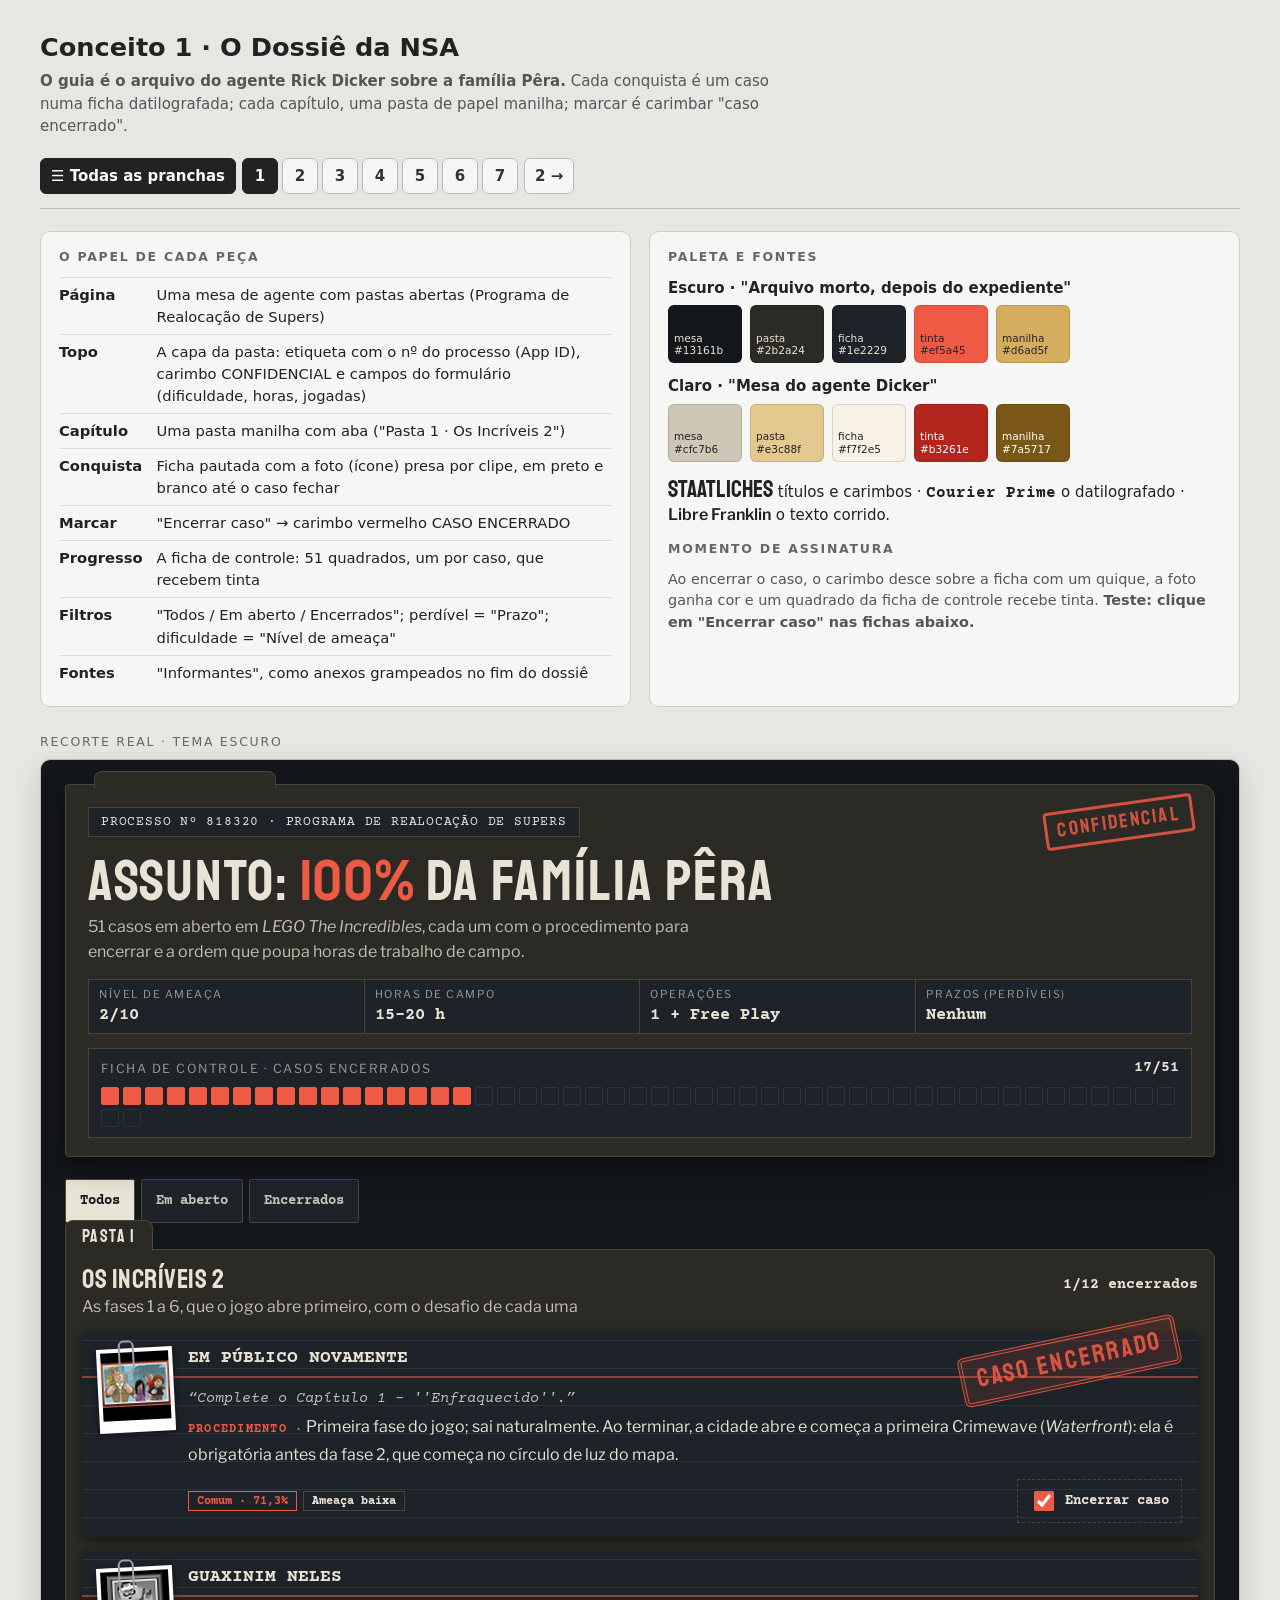
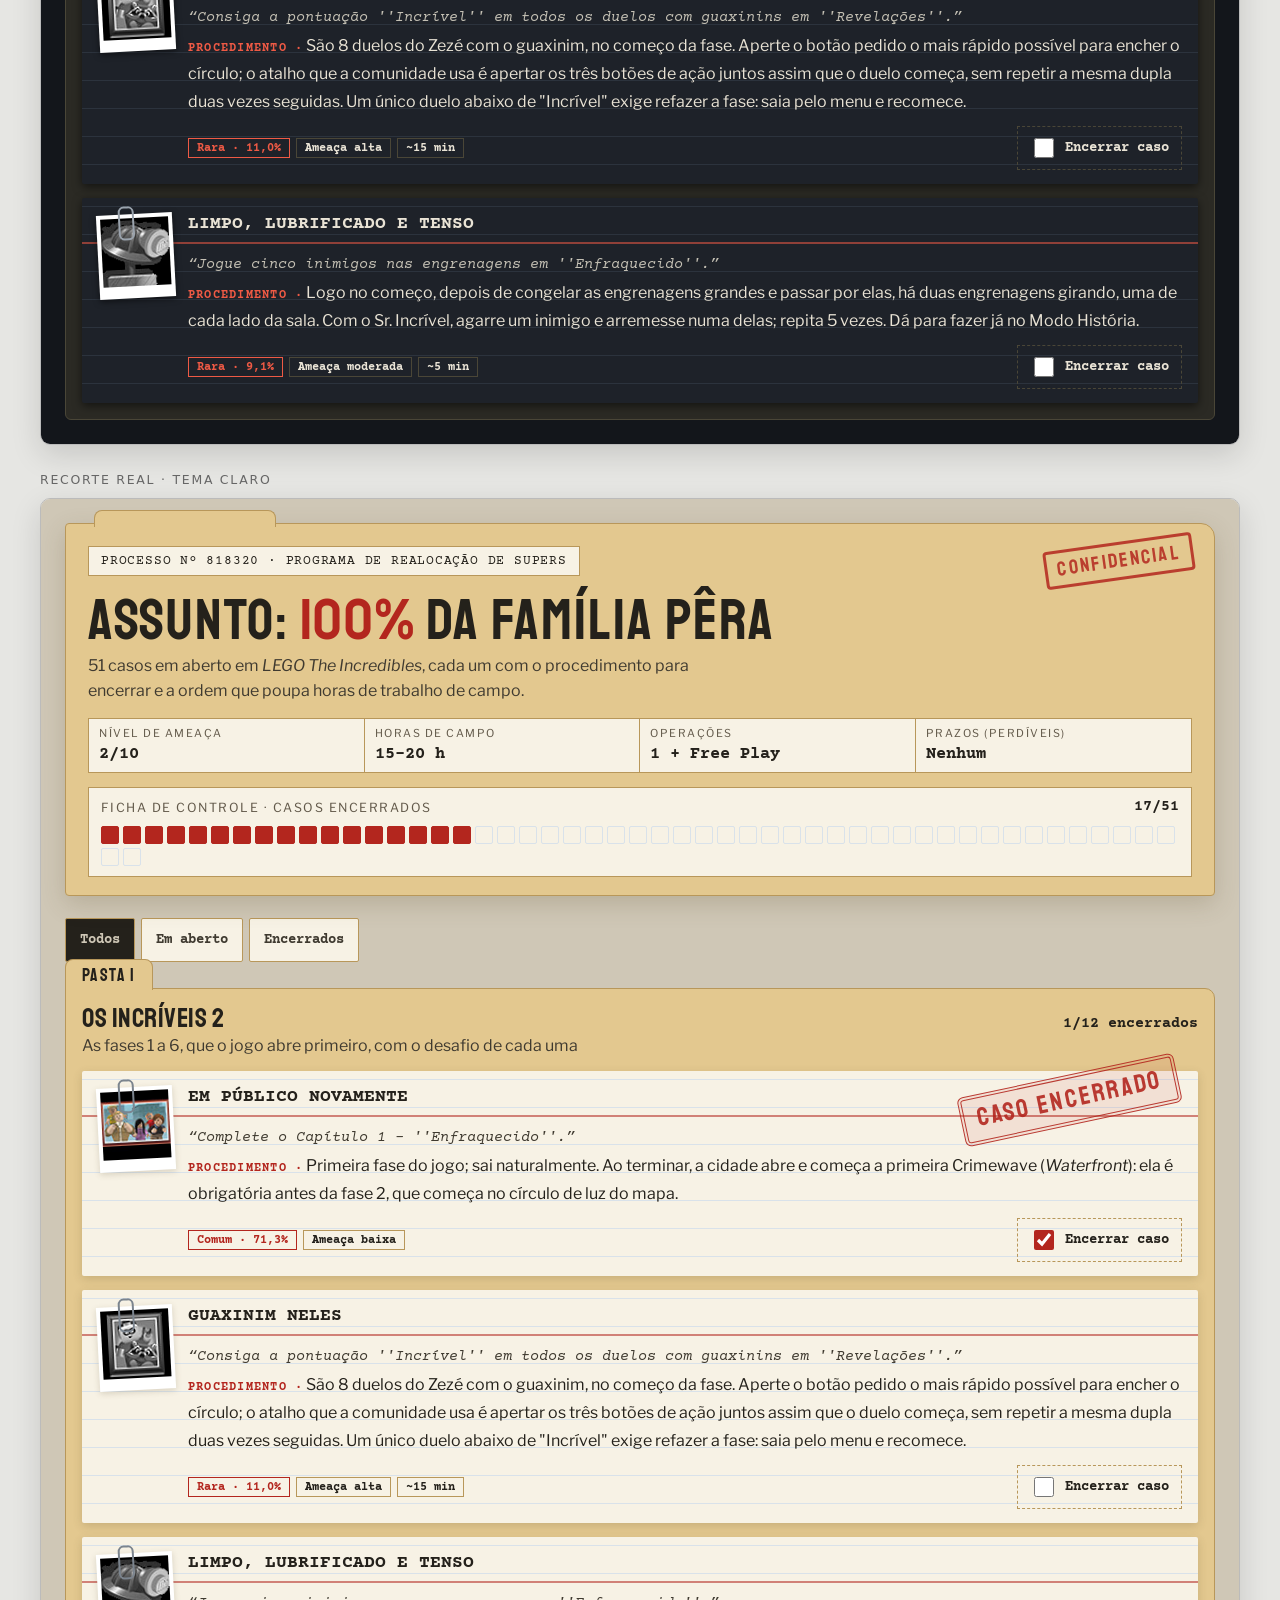
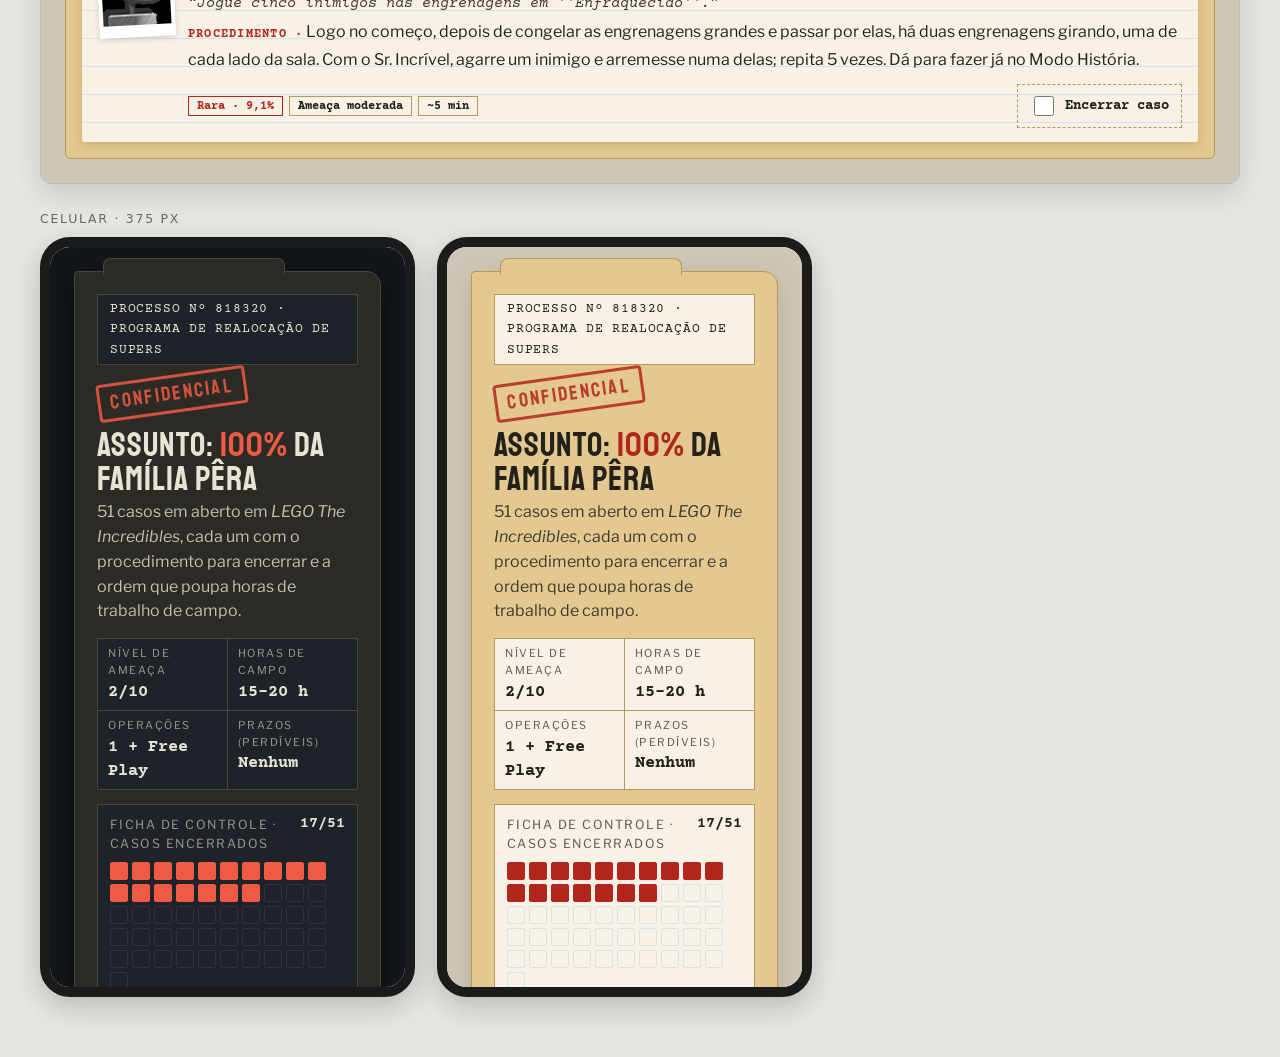
<file: docs/pranchas/conceito-1.html>
<!DOCTYPE html>
<html lang="pt-BR">
<head>
<meta charset="utf-8">
<meta name="viewport" content="width=device-width, initial-scale=1">
<title>Conceito 1 — O Dossiê da NSA</title>
<link rel="preconnect" href="https://fonts.googleapis.com"><link rel="preconnect" href="https://fonts.gstatic.com" crossorigin>
<link href="https://fonts.googleapis.com/css2?family=Courier+Prime:ital,wght@0,400;0,700;1,400&family=Libre+Franklin:ital,wght@0,400;0,600;0,800;1,400&family=Staatliches&display=swap" rel="stylesheet">
<link rel="stylesheet" href="prancha.css">
<style>
/* ===== Conceito 1: O Dossiê da NSA ===== */
.t-escuro{ /* "Arquivo morto, depois do expediente" */
  --mesa:#13161b;--pasta:#2b2a24;--pasta-borda:#4a4637;--ficha:#1e2229;--pauta:#2c333d;--texto:#e9e3d5;--suave:#c4c0b4;--mudo:#9a978d;
  --tinta:#ef5a45;--tinta-fundo:#ef5a4522;--manila:#d6ad5f;--grampo:#9aa3ad;--sombra:#0008;
}
.t-claro{ /* "Mesa do agente Dicker" */
  --mesa:#cfc7b6;--pasta:#e3c88f;--pasta-borda:#b8975a;--ficha:#f7f2e5;--pauta:#d9e2ea;--texto:#24211b;--suave:#3f3a30;--mudo:#62594a;
  --tinta:#b3261e;--tinta-fundo:#b3261e18;--manila:#7a5717;--grampo:#7b848e;--sombra:#5a4a2a33;
}
.c1{background:var(--mesa);color:var(--texto);font:16px/1.55 "Libre Franklin",system-ui,sans-serif;padding:24px}
.c1 *{box-sizing:border-box}
.tw{font-family:"Courier Prime",monospace}
/* Capa da pasta */
.c1-capa{position:relative;background:var(--pasta);border:1px solid var(--pasta-borda);border-radius:4px 14px 4px 4px;padding:22px 22px 18px;box-shadow:0 8px 24px var(--sombra)}
.c1-capa::before{content:"";position:absolute;top:-14px;left:28px;width:180px;height:16px;background:var(--pasta);border:1px solid var(--pasta-borda);border-bottom:0;border-radius:8px 8px 0 0}
.c1-etq{display:inline-block;background:var(--ficha);border:1px solid var(--pasta-borda);padding:4px 12px;font-size:.82rem;letter-spacing:.06em}
.c1-capa h1{font:400 clamp(2.1rem,6.4cqi,3.6rem)/1 Staatliches,sans-serif;letter-spacing:.03em;margin:16px 0 4px}
.c1-capa h1 em{font-style:normal;color:var(--tinta)}
.c1-capa p{margin:0 0 14px;color:var(--suave);max-width:620px}
.c1-carimbo{position:absolute;right:20px;top:18px;transform:rotate(-8deg);border:3px solid var(--tinta);color:var(--tinta);font:400 1.25rem/1 Staatliches,sans-serif;letter-spacing:.12em;padding:6px 10px;border-radius:4px;opacity:.85}
.c1-campos{display:grid;grid-template-columns:repeat(4,minmax(0,1fr));border:1px solid var(--pasta-borda);background:var(--ficha)}
.c1-campos div{padding:6px 10px;border-right:1px solid var(--pasta-borda)}
.c1-campos div:last-child{border-right:0}
.c1-campos small{display:block;font-size:.68rem;letter-spacing:.14em;text-transform:uppercase;color:var(--mudo)}
.c1-campos b{font:700 1.05rem "Courier Prime",monospace}
/* Ficha de controle: um quadrado por conquista */
.c1-controle{margin-top:14px;background:var(--ficha);border:1px solid var(--pasta-borda);padding:10px 12px}
.c1-controle header{display:flex;justify-content:space-between;gap:10px;font-size:.78rem;letter-spacing:.12em;text-transform:uppercase;color:var(--mudo)}
.c1-controle header b{color:var(--texto);font:700 .95rem "Courier Prime",monospace;letter-spacing:0;text-transform:none}
.c1-grade{display:grid;grid-template-columns:repeat(auto-fill,18px);gap:4px;margin-top:8px}
.c1-grade i{aspect-ratio:1;border:1px solid var(--pauta);border-radius:2px;position:relative}
.c1-grade i[data-on]{background:var(--tinta);border-color:var(--tinta)}
.c1-filtros{display:flex;gap:6px;flex-wrap:wrap;margin:22px 0 0}
.c1-filtros button{font:700 .85rem "Courier Prime",monospace;background:var(--ficha);color:var(--suave);border:1px solid var(--pasta-borda);padding:10px 14px;min-height:44px;border-radius:2px;cursor:pointer}
.c1-filtros button[aria-pressed=true]{background:var(--texto);color:var(--mesa)}
/* Pasta = capítulo */
.c1-pasta{margin-top:26px;position:relative;background:var(--pasta);border:1px solid var(--pasta-borda);border-radius:0 10px 6px 6px;padding:16px}
.c1-aba{position:absolute;top:-30px;left:-1px;background:var(--pasta);border:1px solid var(--pasta-borda);border-bottom:0;border-radius:8px 8px 0 0;padding:5px 16px 4px;font:400 1.1rem/1.2 Staatliches,sans-serif;letter-spacing:.08em}
.c1-pasta>header{display:flex;justify-content:space-between;gap:12px;align-items:baseline;flex-wrap:wrap;margin-bottom:12px}
.c1-pasta h2{font:400 1.7rem/1 Staatliches,sans-serif;margin:0;letter-spacing:.02em}
.c1-pasta header p{margin:2px 0 0;color:var(--suave)}
.c1-pasta header b{font:700 .95rem "Courier Prime",monospace}
.c1-fichas{display:grid;gap:14px}
/* Ficha = conquista */
.c1-ficha{position:relative;display:grid;grid-template-columns:76px minmax(0,1fr);gap:14px;background:var(--ficha);padding:16px 16px 14px;border-radius:2px;box-shadow:0 3px 10px var(--sombra);
  background-image:repeating-linear-gradient(to bottom,transparent 0 27px,var(--pauta) 27px 28px);background-position:0 46px}
.c1-ficha::before{content:"";position:absolute;left:0;right:0;top:44px;border-top:2px solid var(--tinta);opacity:.55}
.c1-foto{position:relative;align-self:start;background:#fff;padding:4px 4px 12px;transform:rotate(-3deg);box-shadow:0 2px 6px var(--sombra)}
.c1-foto img{display:block;width:100%;aspect-ratio:1;filter:grayscale(1) contrast(1.1)}
.c1-foto::after{content:"";position:absolute;top:-8px;left:22px;width:12px;height:30px;border:2px solid var(--grampo);border-radius:6px}
.c1-ficha[data-feita] .c1-foto img{filter:none}
.c1-ficha h3{font:700 1.15rem/1.15 "Courier Prime",monospace;margin:0 0 16px;text-transform:uppercase}
.c1-ficha .desc{margin:0;font:italic .95rem/28px "Courier Prime",monospace;color:var(--suave)}
.c1-ficha .dica{margin:0;line-height:28px}
.c1-ficha .dica b{font:700 .78rem "Courier Prime",monospace;letter-spacing:.1em;color:var(--tinta)}
.c1-rodape{display:flex;flex-wrap:wrap;gap:6px;align-items:center;margin-top:10px}
.c1-rodape span{font:700 .78rem "Courier Prime",monospace;border:1px solid var(--pasta-borda);padding:2px 8px}
.c1-rodape span.rar{color:var(--tinta);border-color:var(--tinta)}
.c1-enc{margin-left:auto;display:inline-flex;align-items:center;gap:8px;min-height:44px;font:700 .85rem "Courier Prime",monospace;cursor:pointer;border:1px dashed var(--pasta-borda);padding:0 12px}
.c1-enc input{width:20px;height:20px;accent-color:var(--tinta)}
/* Assinatura: o carimbo "CASO ENCERRADO" desce sobre a ficha */
.c1-selo{position:absolute;right:18px;top:4px;pointer-events:none;border:4px double var(--tinta);color:var(--tinta);background:var(--tinta-fundo);font:400 1.6rem/1 Staatliches,sans-serif;letter-spacing:.1em;padding:8px 12px;border-radius:6px;transform:rotate(-12deg) scale(2.4);opacity:0;transition:transform .22s cubic-bezier(.3,1.6,.6,1),opacity .12s}
.c1-ficha[data-feita] .c1-selo{opacity:.9;transform:rotate(-12deg) scale(1)}
@container (max-width:560px){
  .c1{padding:14px}
  .c1-campos{grid-template-columns:1fr 1fr}.c1-campos div:nth-child(2){border-right:0}.c1-campos div:nth-child(-n+2){border-bottom:1px solid var(--pasta-borda)}
  .c1-carimbo{position:static;display:inline-block;margin-top:10px}
  .c1-ficha{grid-template-columns:56px minmax(0,1fr);gap:10px;padding:14px 12px 12px}
  .c1-selo{font-size:1.1rem;right:8px;top:2px}
}
@media (prefers-reduced-motion:reduce){.c1-selo{transition:none}}
</style>
</head>
<body>
<div class="pr-wrap">
 <div class="pr-head">
  <div><h1>Conceito 1 · O Dossiê da NSA</h1>
   <p><strong>O guia é o arquivo do agente Rick Dicker sobre a família Pêra.</strong> Cada conquista é um caso numa ficha datilografada; cada capítulo, uma pasta de papel manilha; marcar é carimbar "caso encerrado".</p></div>
  <div class="pr-nav"><a href="conceito-4.html">Conceito 4 (1 + cores do 2) →</a><a href="conceito-2.html">Conceito 2 →</a><a href="conceito-3.html">Conceito 3 →</a></div>
 </div>
 <div class="pr-grid">
  <div class="pr-box">
   <h2>O papel de cada peça</h2>
   <table>
    <tr><td>Página</td><td>Uma mesa de agente com pastas abertas (Programa de Realocação de Supers)</td></tr>
    <tr><td>Topo</td><td>A capa da pasta: etiqueta com o nº do processo (App ID), carimbo CONFIDENCIAL e campos do formulário (dificuldade, horas, jogadas)</td></tr>
    <tr><td>Capítulo</td><td>Uma pasta manilha com aba ("Pasta 1 · Os Incríveis 2")</td></tr>
    <tr><td>Conquista</td><td>Ficha pautada com a foto (ícone) presa por clipe, em preto e branco até o caso fechar</td></tr>
    <tr><td>Marcar</td><td>"Encerrar caso" → carimbo vermelho CASO ENCERRADO</td></tr>
    <tr><td>Progresso</td><td>A ficha de controle: 51 quadrados, um por caso, que recebem tinta</td></tr>
    <tr><td>Filtros</td><td>"Todos / Em aberto / Encerrados"; perdível = "Prazo"; dificuldade = "Nível de ameaça"</td></tr>
    <tr><td>Fontes</td><td>"Informantes", como anexos grampeados no fim do dossiê</td></tr>
   </table>
  </div>
  <div class="pr-box">
   <h2>Paleta e fontes</h2>
   <b>Escuro · "Arquivo morto, depois do expediente"</b>
   <div class="pr-sw"><span style="background:#13161b;color:#e9e3d5">mesa #13161b</span><span style="background:#2b2a24;color:#e9e3d5">pasta #2b2a24</span><span style="background:#1e2229;color:#e9e3d5">ficha #1e2229</span><span style="background:#ef5a45">tinta #ef5a45</span><span style="background:#d6ad5f">manilha #d6ad5f</span></div>
   <b>Claro · "Mesa do agente Dicker"</b>
   <div class="pr-sw"><span style="background:#cfc7b6">mesa #cfc7b6</span><span style="background:#e3c88f">pasta #e3c88f</span><span style="background:#f7f2e5">ficha #f7f2e5</span><span style="background:#b3261e;color:#fff">tinta #b3261e</span><span style="background:#7a5717;color:#fff">manilha #7a5717</span></div>
   <p style="margin:0"><span style="font:400 1.5rem Staatliches">Staatliches</span> títulos e carimbos · <span style="font:700 1rem 'Courier Prime'">Courier Prime</span> o datilografado · <span style="font:600 1rem 'Libre Franklin'">Libre Franklin</span> o texto corrido.</p>
   <h2 style="margin-top:14px">Momento de assinatura</h2>
   <p class="pr-note" style="margin:0">Ao encerrar o caso, o carimbo desce sobre a ficha com um quique, a foto ganha cor e um quadrado da ficha de controle recebe tinta. <b>Teste: clique em "Encerrar caso" nas fichas abaixo.</b></p>
  </div>
 </div>
 <div class="pr-label">Recorte real · tema escuro</div>
 <div class="pr-frame"><div class="c1 t-escuro" data-quadro></div></div>
 <div class="pr-label">Recorte real · tema claro</div>
 <div class="pr-frame"><div class="c1 t-claro" data-quadro></div></div>
 <div class="pr-label">Celular · 375 px</div>
 <div class="pr-phones">
  <div class="pr-phone"><div class="c1 t-escuro" data-quadro></div></div>
  <div class="pr-phone"><div class="c1 t-claro" data-quadro></div></div>
 </div>
</div>
<script src="dados.js"></script>
<script src="prancha.js"></script>
<script>
(async () => {
const AMEACA = ['', 'baixa', 'moderada', 'alta', 'severa', 'extrema'];
const render = vm => `
<section class="c1-capa">
 <span class="c1-etq tw">PROCESSO Nº 818320 · PROGRAMA DE REALOCAÇÃO DE SUPERS</span>
 <span class="c1-carimbo">Confidencial</span>
 <h1>Assunto: <em>100%</em> da família Pêra</h1>
 <p>${vm.total} casos em aberto em <em>LEGO The Incredibles</em>, cada um com o procedimento para encerrar e a ordem que poupa horas de trabalho de campo.</p>
 <div class="c1-campos">
  <div><small>Nível de ameaça</small><b>${vm.overview.difficulty}/10</b></div>
  <div><small>Horas de campo</small><b>${vm.overview.hours}</b></div>
  <div><small>Operações</small><b>${vm.overview.playthroughs}</b></div>
  <div><small>Prazos (perdíveis)</small><b>Nenhum</b></div>
 </div>
 <div class="c1-controle">
  <header><span>Ficha de controle · casos encerrados</span><b data-feitas></b></header>
  <div class="c1-grade" data-grade>${'<i></i>'.repeat(vm.total)}</div>
 </div>
</section>
<div class="c1-filtros"><button aria-pressed="true">Todos</button><button aria-pressed="false">Em aberto</button><button aria-pressed="false">Encerrados</button></div>
<section class="c1-pasta">
 <span class="c1-aba">Pasta ${vm.capitulo.n}</span>
 <header><div><h2>${vm.capitulo.titulo}</h2><p>${vm.capitulo.subtitulo}</p></div><b>1/${vm.capitulo.total} encerrados</b></header>
 <div class="c1-fichas">
 ${vm.cards.map(c => `<article class="c1-ficha" data-card${c.feita ? ' data-feita' : ''}>
   <div class="c1-foto"><img src="${c.icone}" alt=""></div>
   <div><h3>${c.nome}</h3><p class="desc">“${c.desc}”</p><p class="dica"><b>PROCEDIMENTO ·</b> ${c.dica}</p>
    <div class="c1-rodape"><span class="rar">${c.raridade.rotulo} · ${c.raridade.pct}</span>${c.dificuldade ? `<span>Ameaça ${AMEACA[c.dificuldade]}</span>` : ''}${c.tempo ? `<span>${c.tempo}</span>` : ''}
     <label class="c1-enc"><input type="checkbox" aria-label="Encerrar o caso ${c.nome}"> Encerrar caso</label></div></div>
   <span class="c1-selo" aria-hidden="true">Caso encerrado</span>
  </article>`).join('')}
 </div>
</section>`;
await montar({ render, capitulo: 'incredibles-2', ids: ['COMPLETE_CHAPTER07', 'CHAPTER09_ALL8INCREDIBLE', 'CHAPTER07_THROWENEMIESINGEARS'], feitas: ['COMPLETE_CHAPTER07'] });
document.querySelectorAll('[data-quadro]').forEach(q => {
  const set = p => { const n = Math.round(p * 51); q.querySelectorAll('[data-grade] i').forEach((el, i) => el.toggleAttribute('data-on', i < n)); };
  q.addEventListener('progresso', e => set(e.detail));
  set(+getComputedStyle(q).getPropertyValue('--g-progresso') || 0);
});
})();
</script>
</body>
</html>
</file>
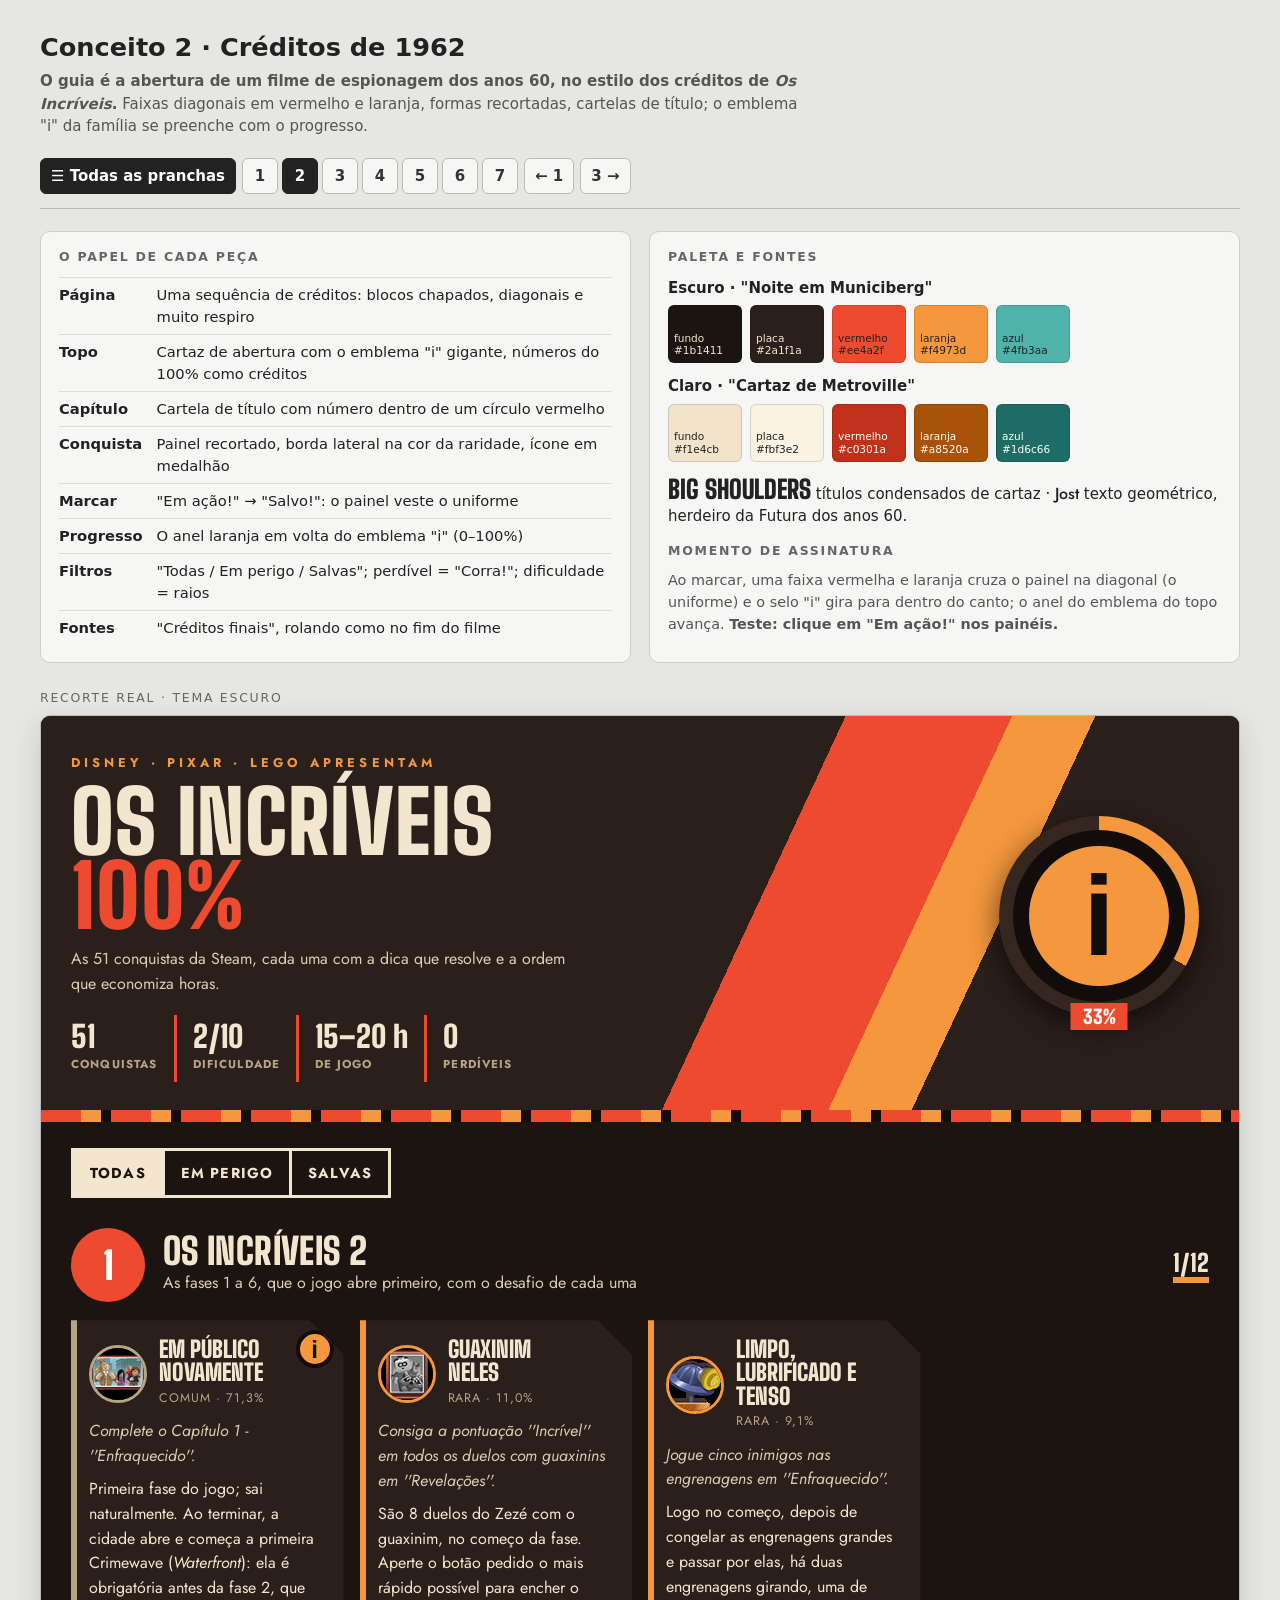
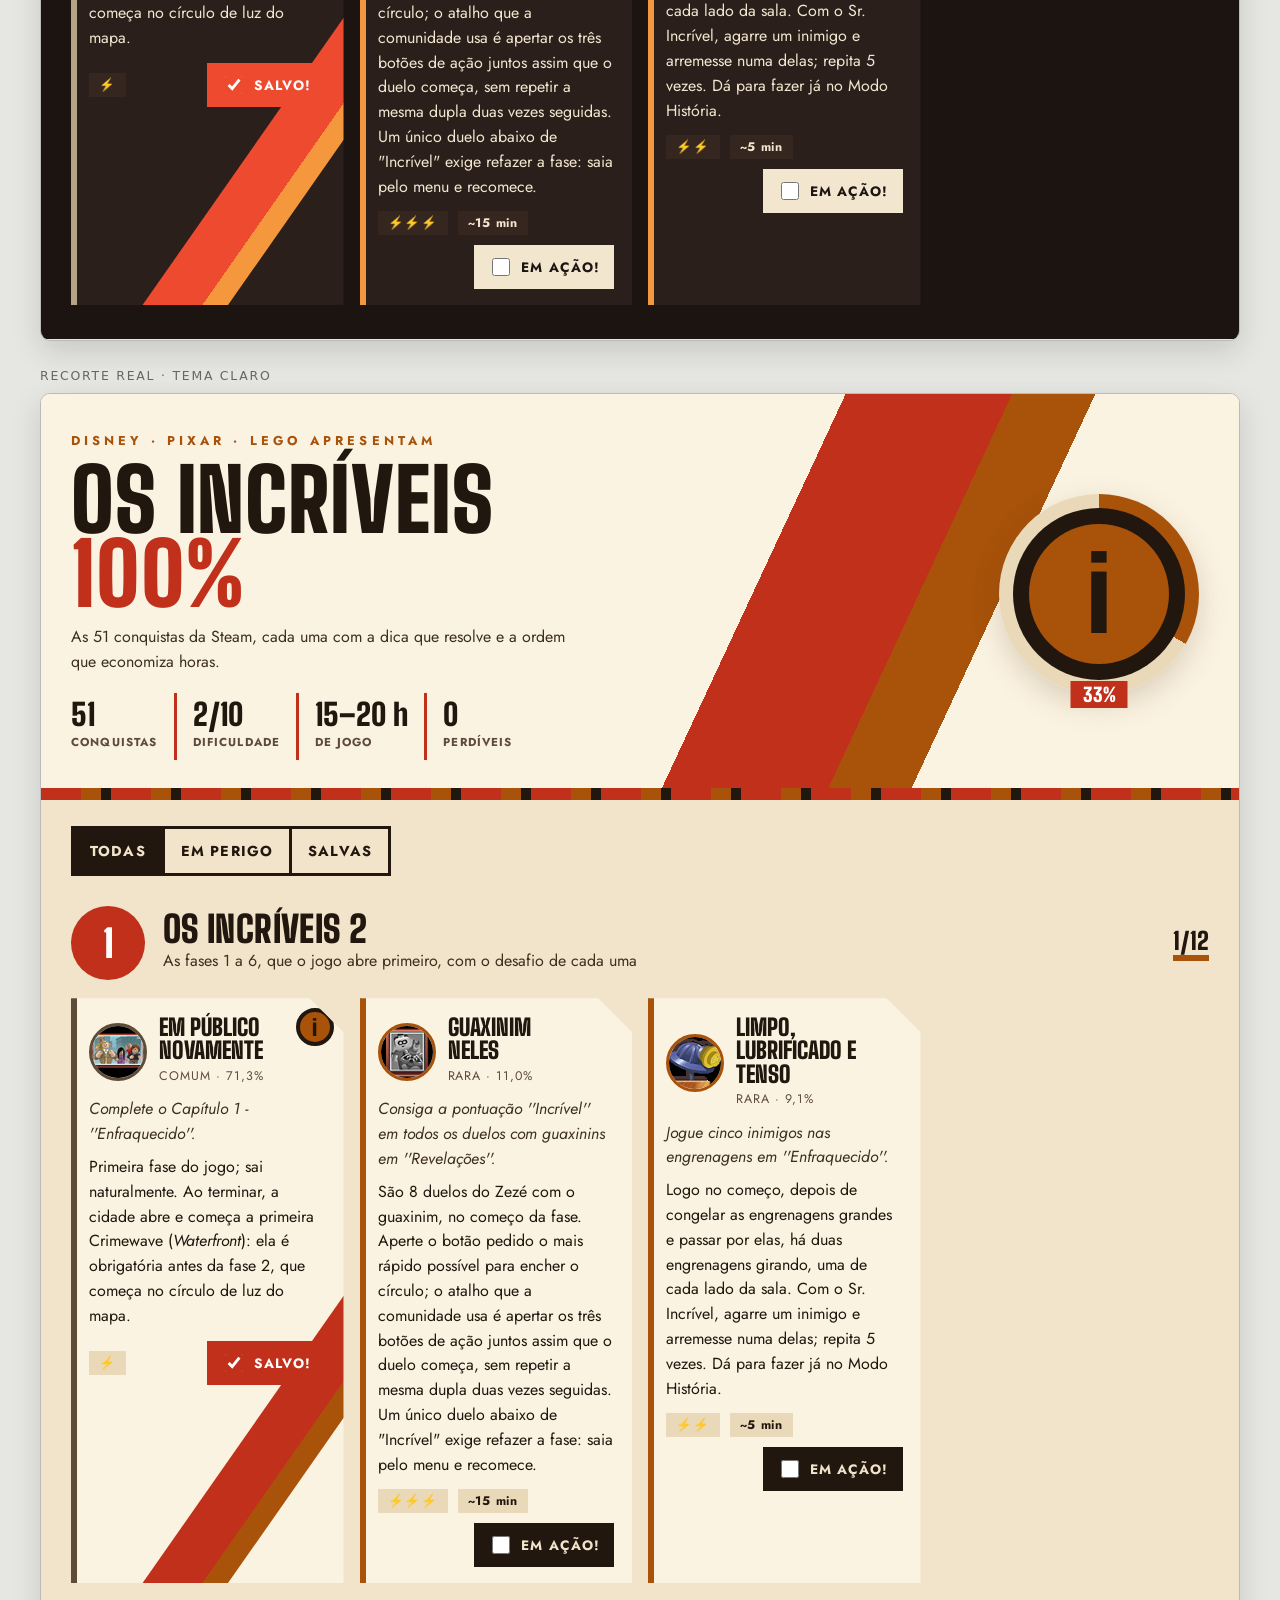
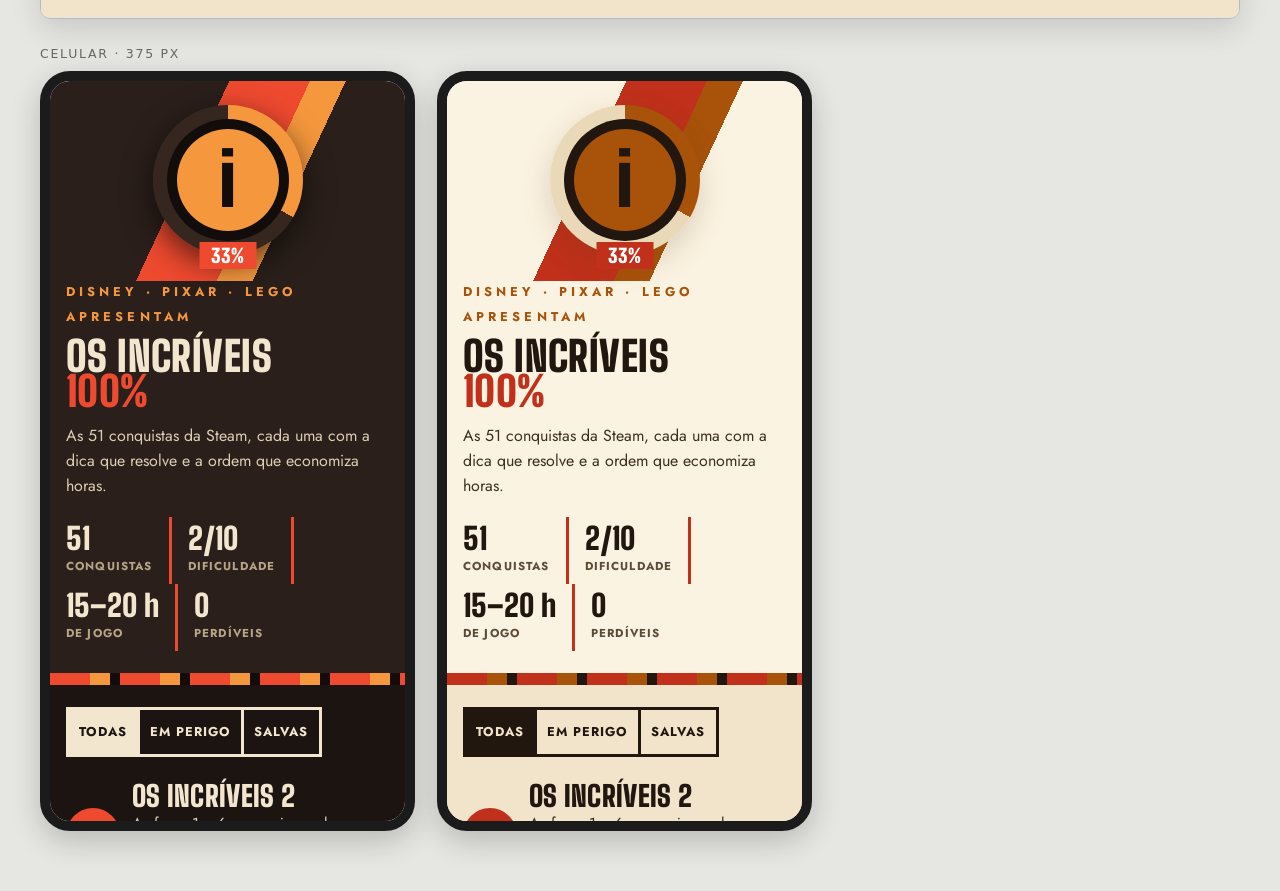
<file: docs/pranchas/conceito-2.html>
<!DOCTYPE html>
<html lang="pt-BR">
<head>
<meta charset="utf-8">
<meta name="viewport" content="width=device-width, initial-scale=1">
<title>Conceito 2 — Créditos de 1962</title>
<link rel="preconnect" href="https://fonts.googleapis.com"><link rel="preconnect" href="https://fonts.gstatic.com" crossorigin>
<link href="https://fonts.googleapis.com/css2?family=Big+Shoulders+Display:wght@700;900&family=Jost:ital,wght@0,400;0,500;0,700;1,400&display=swap" rel="stylesheet">
<link rel="stylesheet" href="prancha.css">
<style>
/* ===== Conceito 2: Créditos de 1962 ===== */
.t-escuro{ /* "Noite em Municiberg" */
  --fundo:#1b1411;--placa:#2a1f1a;--placa2:#35271f;--creme:#f3e6cf;--texto:#f3e6cf;--suave:#dccdb3;--mudo:#b5a487;
  --vermelho:#ee4a2f;--laranja:#f4973d;--azul:#4fb3aa;--preto:#120d0b;--sombra:#0009;
}
.t-claro{ /* "Cartaz de Metroville" */
  --fundo:#f1e4cb;--placa:#fbf3e2;--placa2:#ead9b9;--creme:#fbf3e2;--texto:#21170f;--suave:#3d2f22;--mudo:#5e4c39;
  --vermelho:#c0301a;--laranja:#a8520a;--azul:#1d6c66;--preto:#21170f;--sombra:#5a3a1a33;
}
.c2{background:var(--fundo);color:var(--texto);font:16px/1.55 Jost,system-ui,sans-serif;overflow:hidden}
.c2 *{box-sizing:border-box}
.c2-disp{font-family:"Big Shoulders Display",sans-serif;font-weight:900;text-transform:uppercase;letter-spacing:.01em}
/* Topo: faixas diagonais + o emblema "i" que se preenche */
.c2-topo{position:relative;display:grid;grid-template-columns:minmax(0,1fr) 220px;gap:24px;align-items:center;padding:34px 30px 40px;
  background:linear-gradient(115deg,transparent 0 58%,var(--vermelho) 58% 70%,var(--laranja) 70% 76%,transparent 76%),var(--placa)}
.c2-topo::after{content:"";position:absolute;left:0;right:0;bottom:0;height:12px;background:repeating-linear-gradient(90deg,var(--vermelho) 0 40px,var(--laranja) 40px 60px,var(--preto) 60px 70px)}
.c2-topo small{font:700 .8rem Jost;letter-spacing:.32em;text-transform:uppercase;color:var(--laranja)}
.c2-topo h1{font-size:clamp(2.6rem,9cqi,5.4rem);line-height:.86;margin:10px 0 14px}
.c2-topo h1 span{display:block;color:var(--vermelho)}
.c2-topo p{margin:0;max-width:520px;color:var(--suave)}
.c2-numeros{display:flex;gap:0;margin-top:18px;flex-wrap:wrap}
.c2-numeros div{padding:6px 16px 6px 0;margin-right:16px;border-right:3px solid var(--vermelho)}
.c2-numeros div:last-child{border:0}
.c2-numeros b{display:block;font:900 1.9rem/1 "Big Shoulders Display"}
.c2-numeros small{letter-spacing:.1em;color:var(--mudo);font-size:.72rem}
.c2-emblema{--p:var(--g-progresso,0);position:relative;width:200px;aspect-ratio:1;border-radius:50%;justify-self:center;
  background:conic-gradient(var(--laranja) calc(var(--p)*360deg),var(--placa2) 0);box-shadow:0 10px 30px var(--sombra);transition:background .5s}
.c2-emblema::before{content:"";position:absolute;inset:14px;border-radius:50%;background:var(--preto)}
.c2-emblema i{position:absolute;inset:30px;border-radius:50%;background:var(--laranja);display:grid;place-items:center;font:900 6.4rem/1 "Big Shoulders Display";font-style:normal;color:var(--preto)}
.c2-emblema b{position:absolute;bottom:-14px;left:50%;transform:translateX(-50%);background:var(--vermelho);color:#fff;padding:2px 12px;font:900 1.2rem "Big Shoulders Display";white-space:nowrap}
.c2-filtros{display:flex;gap:0;margin:26px 30px 0;border:3px solid var(--texto);width:max-content;max-width:calc(100% - 60px)}
.c2-filtros button{font:700 .9rem Jost;letter-spacing:.08em;text-transform:uppercase;background:none;color:var(--texto);border:0;border-right:3px solid var(--texto);padding:10px 16px;min-height:44px;cursor:pointer}
.c2-filtros button:last-child{border:0}
.c2-filtros button[aria-pressed=true]{background:var(--texto);color:var(--fundo)}
/* Capítulo = cartela de título */
.c2-cartela{display:grid;grid-template-columns:auto minmax(0,1fr) auto;gap:18px;align-items:center;margin:30px 30px 18px}
.c2-cartela .n{width:74px;aspect-ratio:1;border-radius:50%;background:var(--vermelho);color:#fff;display:grid;place-items:center;font:900 2.4rem "Big Shoulders Display"}
.c2-cartela h2{font-size:2.3rem;line-height:.95;margin:0}
.c2-cartela p{margin:2px 0 0;color:var(--suave)}
.c2-cartela .cont{font:900 1.5rem "Big Shoulders Display";border-bottom:6px solid var(--laranja)}
/* Conquista = painel geométrico */
.c2-mosaico{display:grid;grid-template-columns:repeat(auto-fill,minmax(270px,1fr));gap:16px;padding:0 30px 34px}
.c2-card{position:relative;overflow:hidden;background:var(--placa);padding:18px 18px 16px;clip-path:polygon(0 0,calc(100% - 34px) 0,100% 34px,100% 100%,0 100%);box-shadow:inset 6px 0 0 var(--rar)}
.c2-card[data-rar=epic]{--rar:var(--vermelho)}.c2-card[data-rar=rare]{--rar:var(--laranja)}.c2-card[data-rar=uncommon]{--rar:var(--azul)}.c2-card[data-rar=common]{--rar:var(--mudo)}
.c2-card header{display:flex;gap:12px;align-items:center;margin-bottom:10px;padding-right:36px}
.c2-card img{width:58px;height:58px;border-radius:50%;border:3px solid var(--rar);object-fit:cover}
.c2-card h3{font:900 1.45rem/1 "Big Shoulders Display";text-transform:uppercase;margin:0}
.c2-card .rar{font-size:.78rem;letter-spacing:.08em;text-transform:uppercase;color:var(--mudo)}
.c2-card .desc{margin:0 0 8px;font-style:italic;color:var(--suave)}
.c2-card .dica{margin:0}
.c2-card footer{display:flex;align-items:center;gap:10px;margin-top:12px;flex-wrap:wrap}
.c2-card .chip{font:700 .78rem Jost;letter-spacing:.06em;background:var(--placa2);padding:3px 10px}
.c2-acao{margin-left:auto;display:inline-flex;align-items:center;gap:8px;min-height:44px;padding:0 14px;background:var(--texto);color:var(--fundo);font:700 .85rem Jost;letter-spacing:.08em;text-transform:uppercase;cursor:pointer}
.c2-acao input{width:18px;height:18px;accent-color:var(--vermelho)}
/* Assinatura: "vestir o uniforme" — faixa vermelha cruza o painel e o emblema aparece */
.c2-card::after{content:"";position:absolute;top:-40%;right:-30%;width:70px;height:180%;background:linear-gradient(90deg,var(--vermelho) 0 70%,var(--laranja) 70%);transform:rotate(35deg) translateX(260px);transition:transform .45s cubic-bezier(.5,0,.2,1);z-index:0}
.c2-card>*{position:relative;z-index:1}
.c2-card[data-feita]::after{transform:rotate(35deg) translateX(0)}
.c2-selo{position:absolute;top:10px;right:10px;width:38px;height:38px;border-radius:50%;background:var(--laranja);border:4px solid var(--preto);display:grid;place-items:center;font:900 1.4rem "Big Shoulders Display";color:var(--preto);transform:scale(0) rotate(-90deg);transition:transform .3s .3s cubic-bezier(.3,1.6,.6,1);z-index:2}
.c2-card[data-feita] .c2-selo{transform:scale(1) rotate(0)}
.c2-card[data-feita] .c2-acao{background:var(--vermelho);color:#fff}
@container (max-width:560px){
  .c2-topo{grid-template-columns:1fr;padding:24px 16px 34px;background:linear-gradient(115deg,transparent 0 40%,var(--vermelho) 40% 58%,var(--laranja) 58% 66%,transparent 66%) top/100% 200px no-repeat,var(--placa)}
  .c2-emblema{width:150px;grid-row:1}.c2-emblema i{inset:24px;font-size:4.6rem}
  .c2-filtros{margin:22px 16px 0}.c2-filtros button{padding:10px 10px;font-size:.8rem}
  .c2-cartela{margin:26px 16px 14px;gap:12px}.c2-cartela .n{width:54px;font-size:1.8rem}.c2-cartela h2{font-size:1.8rem}.c2-cartela .cont{grid-column:2}
  .c2-mosaico{padding:0 16px 24px;grid-template-columns:1fr}
}
@media (prefers-reduced-motion:reduce){.c2-card::after,.c2-selo,.c2-emblema{transition:none}}
</style>
</head>
<body>
<div class="pr-wrap">
 <div class="pr-head">
  <div><h1>Conceito 2 · Créditos de 1962</h1>
   <p><strong>O guia é a abertura de um filme de espionagem dos anos 60, no estilo dos créditos de <em>Os Incríveis</em>.</strong> Faixas diagonais em vermelho e laranja, formas recortadas, cartelas de título; o emblema "i" da família se preenche com o progresso.</p></div>
  <div class="pr-nav"><a href="conceito-4.html">Conceito 4 (1 + cores do 2) →</a><a href="conceito-1.html">← Conceito 1</a><a href="conceito-3.html">Conceito 3 →</a></div>
 </div>
 <div class="pr-grid">
  <div class="pr-box">
   <h2>O papel de cada peça</h2>
   <table>
    <tr><td>Página</td><td>Uma sequência de créditos: blocos chapados, diagonais e muito respiro</td></tr>
    <tr><td>Topo</td><td>Cartaz de abertura com o emblema "i" gigante, números do 100% como créditos</td></tr>
    <tr><td>Capítulo</td><td>Cartela de título com número dentro de um círculo vermelho</td></tr>
    <tr><td>Conquista</td><td>Painel recortado, borda lateral na cor da raridade, ícone em medalhão</td></tr>
    <tr><td>Marcar</td><td>"Em ação!" → "Salvo!": o painel veste o uniforme</td></tr>
    <tr><td>Progresso</td><td>O anel laranja em volta do emblema "i" (0–100%)</td></tr>
    <tr><td>Filtros</td><td>"Todas / Em perigo / Salvas"; perdível = "Corra!"; dificuldade = raios</td></tr>
    <tr><td>Fontes</td><td>"Créditos finais", rolando como no fim do filme</td></tr>
   </table>
  </div>
  <div class="pr-box">
   <h2>Paleta e fontes</h2>
   <b>Escuro · "Noite em Municiberg"</b>
   <div class="pr-sw"><span style="background:#1b1411;color:#f3e6cf">fundo #1b1411</span><span style="background:#2a1f1a;color:#f3e6cf">placa #2a1f1a</span><span style="background:#ee4a2f">vermelho #ee4a2f</span><span style="background:#f4973d">laranja #f4973d</span><span style="background:#4fb3aa">azul #4fb3aa</span></div>
   <b>Claro · "Cartaz de Metroville"</b>
   <div class="pr-sw"><span style="background:#f1e4cb">fundo #f1e4cb</span><span style="background:#fbf3e2">placa #fbf3e2</span><span style="background:#c0301a;color:#fff">vermelho #c0301a</span><span style="background:#a8520a;color:#fff">laranja #a8520a</span><span style="background:#1d6c66;color:#fff">azul #1d6c66</span></div>
   <p style="margin:0"><span style="font:900 1.6rem 'Big Shoulders Display';text-transform:uppercase">Big Shoulders</span> títulos condensados de cartaz · <span style="font:500 1rem Jost">Jost</span> texto geométrico, herdeiro da Futura dos anos 60.</p>
   <h2 style="margin-top:14px">Momento de assinatura</h2>
   <p class="pr-note" style="margin:0">Ao marcar, uma faixa vermelha e laranja cruza o painel na diagonal (o uniforme) e o selo "i" gira para dentro do canto; o anel do emblema do topo avança. <b>Teste: clique em "Em ação!" nos painéis.</b></p>
  </div>
 </div>
 <div class="pr-label">Recorte real · tema escuro</div>
 <div class="pr-frame"><div class="c2 t-escuro" data-quadro></div></div>
 <div class="pr-label">Recorte real · tema claro</div>
 <div class="pr-frame"><div class="c2 t-claro" data-quadro></div></div>
 <div class="pr-label">Celular · 375 px</div>
 <div class="pr-phones">
  <div class="pr-phone"><div class="c2 t-escuro" data-quadro></div></div>
  <div class="pr-phone"><div class="c2 t-claro" data-quadro></div></div>
 </div>
</div>
<script src="dados.js"></script>
<script src="prancha.js"></script>
<script>
(async () => {
const render = vm => `
<section class="c2-topo">
 <div><small>Disney · Pixar · LEGO apresentam</small>
  <h1 class="c2-disp">Os Incríveis<span>100%</span></h1>
  <p>As ${vm.total} conquistas da Steam, cada uma com a dica que resolve e a ordem que economiza horas.</p>
  <div class="c2-numeros"><div><b>${vm.total}</b><small>CONQUISTAS</small></div><div><b>${vm.overview.difficulty}/10</b><small>DIFICULDADE</small></div><div><b>${vm.overview.hours}</b><small>DE JOGO</small></div><div><b>0</b><small>PERDÍVEIS</small></div></div>
 </div>
 <div class="c2-emblema" aria-label="Progresso"><i>i</i><b data-pct></b></div>
</section>
<div class="c2-filtros"><button aria-pressed="true">Todas</button><button aria-pressed="false">Em perigo</button><button aria-pressed="false">Salvas</button></div>
<header class="c2-cartela"><span class="n">${vm.capitulo.n}</span><div><h2 class="c2-disp">${vm.capitulo.titulo}</h2><p>${vm.capitulo.subtitulo}</p></div><span class="cont">1/${vm.capitulo.total}</span></header>
<div class="c2-mosaico">
 ${vm.cards.map(c => `<article class="c2-card" data-card data-rar="${c.raridade.chave}"${c.feita ? ' data-feita' : ''}>
   <span class="c2-selo" aria-hidden="true">i</span>
   <header><img src="${c.icone}" alt=""><div><h3>${c.nome}</h3><span class="rar">${c.raridade.rotulo} · ${c.raridade.pct}</span></div></header>
   <p class="desc">${c.desc}</p><p class="dica">${c.dica}</p>
   <footer>${c.dificuldade ? `<span class="chip">${'⚡'.repeat(c.dificuldade)}</span>` : ''}${c.tempo ? `<span class="chip">${c.tempo}</span>` : ''}
    <label class="c2-acao"><input type="checkbox" aria-label="Marcar ${c.nome}"> <span data-rot>${c.feita ? 'Salvo!' : 'Em ação!'}</span></label></footer>
  </article>`).join('')}
</div>`;
await montar({ render, capitulo: 'incredibles-2', ids: ['COMPLETE_CHAPTER07', 'CHAPTER09_ALL8INCREDIBLE', 'CHAPTER07_THROWENEMIESINGEARS'], feitas: ['COMPLETE_CHAPTER07'] });
document.querySelectorAll('[data-card] input').forEach(inp => inp.addEventListener('change', () => {
  inp.closest('[data-card]').querySelector('[data-rot]').textContent = inp.checked ? 'Salvo!' : 'Em ação!';
}));
})();
</script>
</body>
</html>
</file>
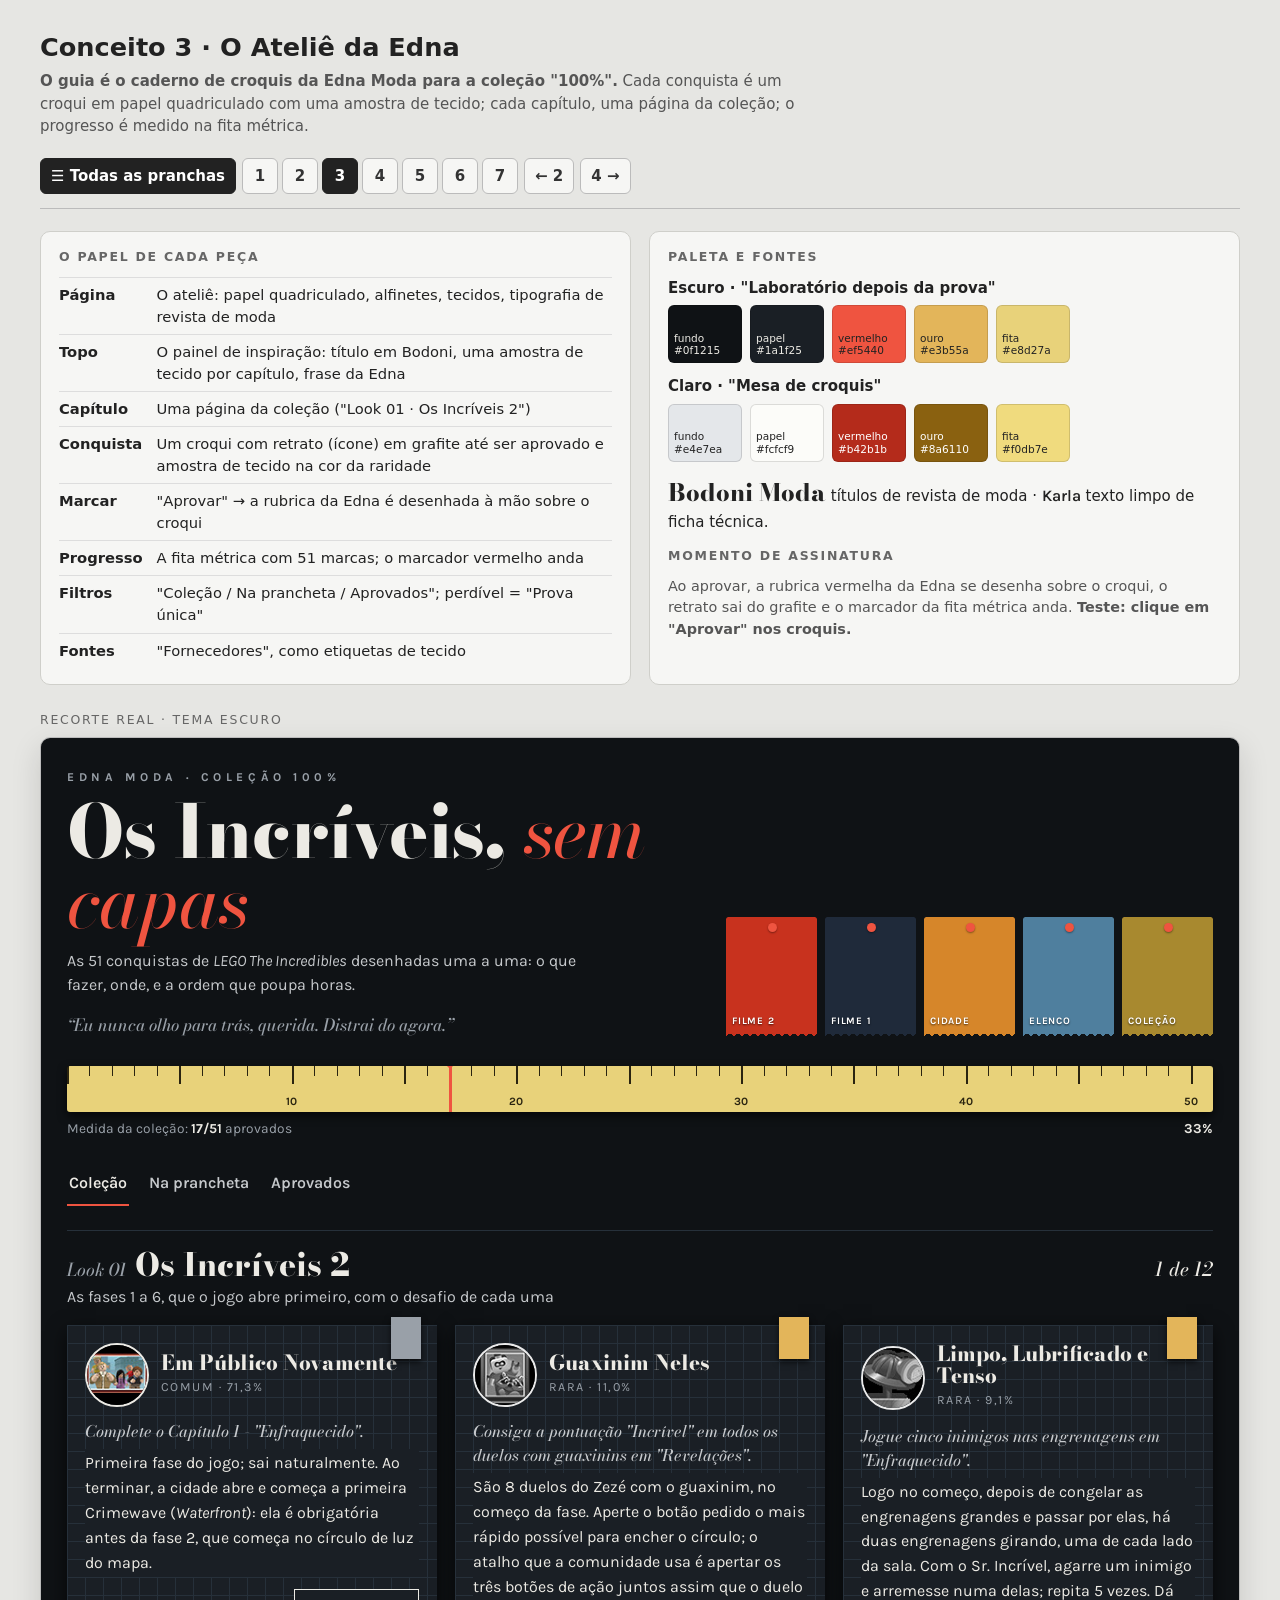
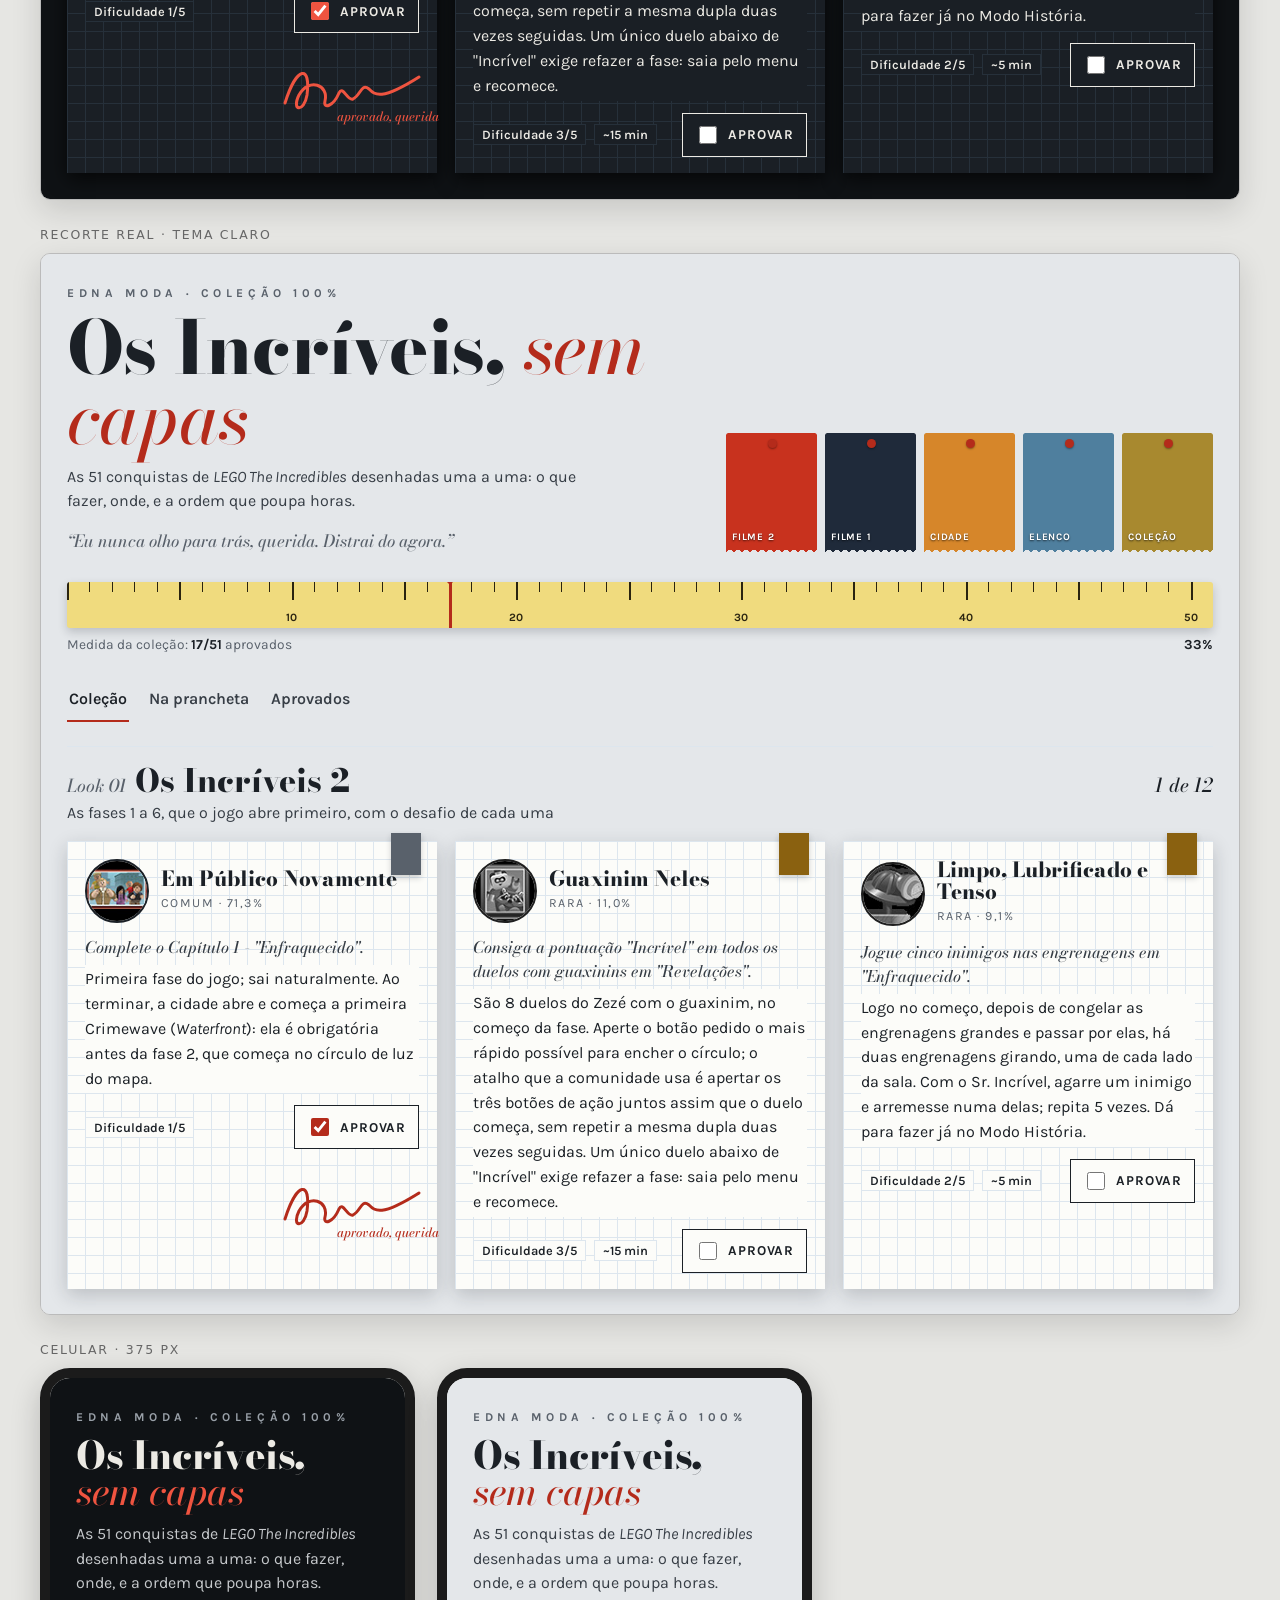
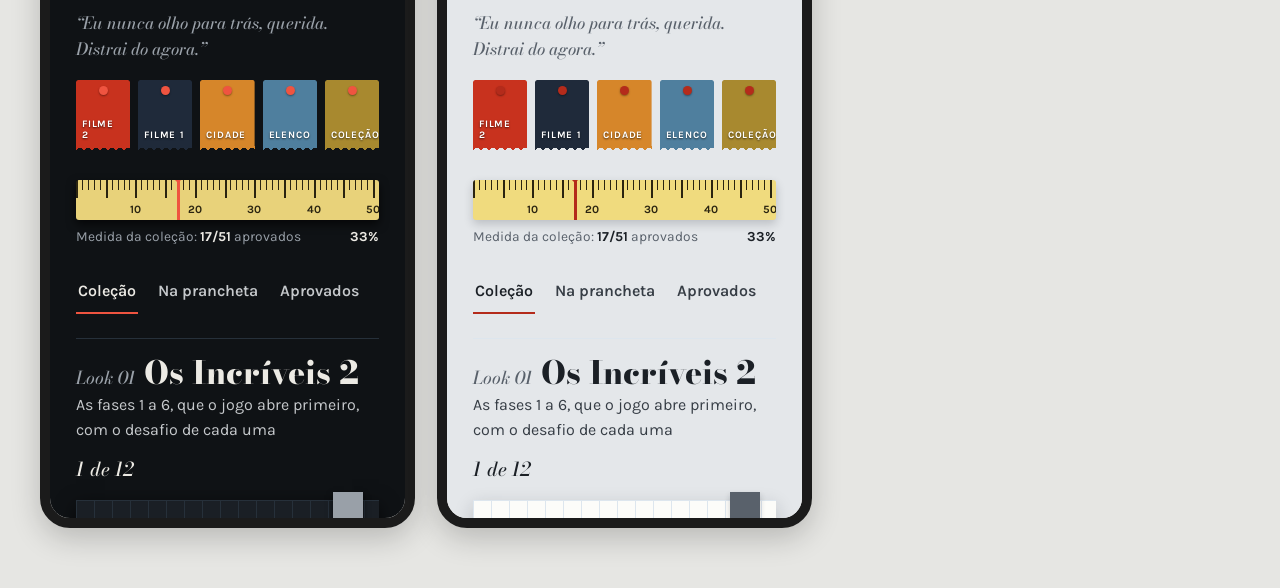
<file: docs/pranchas/conceito-3.html>
<!DOCTYPE html>
<html lang="pt-BR">
<head>
<meta charset="utf-8">
<meta name="viewport" content="width=device-width, initial-scale=1">
<title>Conceito 3 — O Ateliê da Edna</title>
<link rel="preconnect" href="https://fonts.googleapis.com"><link rel="preconnect" href="https://fonts.gstatic.com" crossorigin>
<link href="https://fonts.googleapis.com/css2?family=Bodoni+Moda:ital,opsz,wght@0,6..96,500;0,6..96,800;1,6..96,500&family=Karla:ital,wght@0,400;0,600;0,700;1,400&display=swap" rel="stylesheet">
<link rel="stylesheet" href="prancha.css">
<style>
/* ===== Conceito 3: O Ateliê da Edna ===== */
.t-escuro{ /* "Laboratório depois da prova" */
  --fundo:#0f1215;--papel:#1a1f25;--grade:#26303a;--texto:#eceae4;--suave:#c6c9cc;--mudo:#99a0a8;
  --vermelho:#ef5440;--ouro:#e3b55a;--fita:#e8d27a;--fita-tinta:#2a2410;--alfinete:#ef5440;--sombra:#000a;
}
.t-claro{ /* "Mesa de croquis" */
  --fundo:#e4e7ea;--papel:#fcfcf9;--grade:#dde6ee;--texto:#1b2026;--suave:#363d45;--mudo:#59616b;
  --vermelho:#b42b1b;--ouro:#8a6110;--fita:#f0db7e;--fita-tinta:#2a2410;--alfinete:#b42b1b;--sombra:#1b202633;
}
.c3{background:var(--fundo);color:var(--texto);font:16px/1.55 Karla,system-ui,sans-serif;padding:26px}
.c3 *{box-sizing:border-box}
.serif{font-family:"Bodoni Moda",serif}
/* Topo: o painel de inspiração (mood board) */
.c3-topo{display:grid;grid-template-columns:minmax(0,1.3fr) minmax(0,1fr);gap:26px;align-items:end}
.c3-topo small{font:700 .75rem Karla;letter-spacing:.38em;text-transform:uppercase;color:var(--mudo)}
.c3-topo h1{font:800 clamp(2.4rem,7.5cqi,4.6rem)/.95 "Bodoni Moda",serif;margin:8px 0 12px;letter-spacing:-.01em}
.c3-topo h1 i{font-weight:500;color:var(--vermelho)}
.c3-topo p{margin:0;color:var(--suave);max-width:540px}
.c3-topo blockquote{margin:14px 0 0;font:italic 500 1.05rem "Bodoni Moda",serif;color:var(--mudo)}
.c3-amostras{display:grid;grid-template-columns:repeat(5,1fr);gap:8px}
.c3-amostras div{aspect-ratio:3/4;border-radius:2px;position:relative;box-shadow:0 4px 10px var(--sombra);
  background:var(--c);-webkit-mask:linear-gradient(#000,#000) top/100% calc(100% - 6px) no-repeat,radial-gradient(4px at 4px 100%,#0000 98%,#000) bottom left/8px 6px repeat-x;
  mask:linear-gradient(#000,#000) top/100% calc(100% - 6px) no-repeat,radial-gradient(4px at 4px 100%,#0000 98%,#000) bottom left/8px 6px repeat-x}
.c3-amostras div::before{content:"";position:absolute;top:6px;left:50%;width:9px;height:9px;margin-left:-4px;border-radius:50%;background:var(--alfinete);box-shadow:0 1px 2px #0006}
.c3-amostras span{position:absolute;bottom:12px;left:6px;right:6px;font:700 .62rem Karla;letter-spacing:.08em;text-transform:uppercase;color:#fff;text-shadow:0 1px 2px #000a}
/* Fita métrica = progresso */
.c3-fita{position:relative;margin:28px 0 6px;height:46px;background:var(--fita);border-radius:3px;box-shadow:0 4px 10px var(--sombra);overflow:hidden;
  background-image:repeating-linear-gradient(90deg,var(--fita-tinta) 0 1px,transparent 1px calc(100%/51)),repeating-linear-gradient(90deg,var(--fita-tinta) 0 2px,transparent 2px calc(100%/51*5));
  background-size:100% 10px,100% 18px;background-repeat:no-repeat;background-position:0 0,0 0}
.c3-fita b{position:absolute;bottom:4px;font:700 .7rem Karla;color:var(--fita-tinta);transform:translateX(-50%)}
.c3-marca{position:absolute;top:-4px;bottom:-4px;left:calc(var(--g-progresso,0)*100%);width:3px;background:var(--vermelho);transition:left .5s cubic-bezier(.4,0,.2,1)}
.c3-marca::after{content:"";position:absolute;top:0;left:-6px;border:7px solid transparent;border-top-color:var(--vermelho)}
.c3-fita-leg{display:flex;justify-content:space-between;color:var(--mudo);font-size:.86rem}
.c3-fita-leg b{color:var(--texto)}
.c3-filtros{display:flex;gap:18px;margin:22px 0 0;flex-wrap:wrap}
.c3-filtros button{font:600 1rem Karla;background:none;border:0;border-bottom:2px solid transparent;color:var(--suave);padding:8px 2px;min-height:44px;cursor:pointer}
.c3-filtros button[aria-pressed=true]{color:var(--texto);border-bottom-color:var(--vermelho)}
/* Capítulo = página da coleção */
.c3-colecao{margin-top:24px;border-top:1px solid var(--grade);padding-top:18px}
.c3-colecao>header{display:flex;justify-content:space-between;align-items:baseline;gap:12px;flex-wrap:wrap;margin-bottom:16px}
.c3-colecao h2{font:800 2rem/1 "Bodoni Moda",serif;margin:0}
.c3-colecao h2 i{font-weight:500;font-size:1.1rem;color:var(--mudo);margin-right:8px}
.c3-colecao header p{margin:4px 0 0;color:var(--suave)}
.c3-colecao header b{font:italic 500 1.2rem "Bodoni Moda",serif}
.c3-croquis{display:grid;grid-template-columns:repeat(auto-fill,minmax(280px,1fr));gap:18px}
/* Conquista = croqui em papel quadriculado */
.c3-croqui{position:relative;background:var(--papel);padding:18px 18px 16px;box-shadow:0 6px 18px var(--sombra);
  background-image:linear-gradient(var(--grade) 1px,transparent 1px),linear-gradient(90deg,var(--grade) 1px,transparent 1px);background-size:18px 18px}
.c3-croqui header{display:grid;grid-template-columns:64px minmax(0,1fr);gap:12px;align-items:center}
.c3-croqui img{width:64px;height:64px;border-radius:50%;filter:grayscale(1);border:2px solid var(--texto)}
.c3-croqui[data-feita] img{filter:none}
.c3-croqui h3{font:800 1.3rem/1.05 "Bodoni Moda",serif;margin:0}
.c3-croqui .rar{font-size:.78rem;letter-spacing:.12em;text-transform:uppercase;color:var(--mudo)}
.c3-croqui .desc{margin:12px 0 6px;font:italic 500 1rem "Bodoni Moda",serif;color:var(--suave)}
.c3-croqui .dica{margin:0;background:var(--papel);padding:2px 0}
.c3-croqui footer{display:flex;align-items:center;gap:8px;margin-top:12px;flex-wrap:wrap}
.c3-croqui .chip{font:600 .8rem Karla;border:1px solid var(--grade);background:var(--papel);padding:2px 8px}
.c3-amostra{position:absolute;top:-8px;right:16px;width:30px;height:42px;background:var(--rar);box-shadow:0 3px 6px var(--sombra)}
.c3-croqui[data-rar=epic]{--rar:var(--vermelho)}.c3-croqui[data-rar=rare]{--rar:var(--ouro)}.c3-croqui[data-rar=uncommon]{--rar:#5a8fbf}.c3-croqui[data-rar=common]{--rar:var(--mudo)}
.c3-ok{margin-left:auto;display:inline-flex;align-items:center;gap:8px;min-height:44px;padding:0 12px;border:1px solid var(--texto);background:var(--papel);font:700 .85rem Karla;letter-spacing:.06em;text-transform:uppercase;cursor:pointer}
.c3-ok input{width:18px;height:18px;accent-color:var(--vermelho)}
/* Assinatura: a rubrica da Edna é desenhada à mão sobre o croqui aprovado */
.c3-rubrica{position:absolute;right:10px;bottom:48px;width:150px;height:70px;pointer-events:none;overflow:visible}
.c3-rubrica path{fill:none;stroke:var(--vermelho);stroke-width:3;stroke-linecap:round;stroke-linejoin:round;stroke-dasharray:420;stroke-dashoffset:420;transition:stroke-dashoffset .8s cubic-bezier(.6,0,.3,1)}
.c3-rubrica text{font:italic 500 .8rem "Bodoni Moda",serif;fill:var(--vermelho);opacity:0;transition:opacity .3s .7s}
.c3-croqui[data-feita] .c3-rubrica path{stroke-dashoffset:0}
.c3-croqui[data-feita] .c3-rubrica text{opacity:1}
@container (max-width:560px){
  .c3{padding:16px}
  .c3-topo{grid-template-columns:1fr;gap:18px}
  .c3-croquis{grid-template-columns:1fr}
  .c3-fita{height:40px}
}
@media (prefers-reduced-motion:reduce){.c3-rubrica path,.c3-rubrica text,.c3-marca{transition:none}}
</style>
</head>
<body>
<div class="pr-wrap">
 <div class="pr-head">
  <div><h1>Conceito 3 · O Ateliê da Edna</h1>
   <p><strong>O guia é o caderno de croquis da Edna Moda para a coleção "100%".</strong> Cada conquista é um croqui em papel quadriculado com uma amostra de tecido; cada capítulo, uma página da coleção; o progresso é medido na fita métrica.</p></div>
  <div class="pr-nav"><a href="conceito-4.html">Conceito 4 (1 + cores do 2) →</a><a href="conceito-1.html">← Conceito 1</a><a href="conceito-2.html">← Conceito 2</a></div>
 </div>
 <div class="pr-grid">
  <div class="pr-box">
   <h2>O papel de cada peça</h2>
   <table>
    <tr><td>Página</td><td>O ateliê: papel quadriculado, alfinetes, tecidos, tipografia de revista de moda</td></tr>
    <tr><td>Topo</td><td>O painel de inspiração: título em Bodoni, uma amostra de tecido por capítulo, frase da Edna</td></tr>
    <tr><td>Capítulo</td><td>Uma página da coleção ("Look 01 · Os Incríveis 2")</td></tr>
    <tr><td>Conquista</td><td>Um croqui com retrato (ícone) em grafite até ser aprovado e amostra de tecido na cor da raridade</td></tr>
    <tr><td>Marcar</td><td>"Aprovar" → a rubrica da Edna é desenhada à mão sobre o croqui</td></tr>
    <tr><td>Progresso</td><td>A fita métrica com 51 marcas; o marcador vermelho anda</td></tr>
    <tr><td>Filtros</td><td>"Coleção / Na prancheta / Aprovados"; perdível = "Prova única"</td></tr>
    <tr><td>Fontes</td><td>"Fornecedores", como etiquetas de tecido</td></tr>
   </table>
  </div>
  <div class="pr-box">
   <h2>Paleta e fontes</h2>
   <b>Escuro · "Laboratório depois da prova"</b>
   <div class="pr-sw"><span style="background:#0f1215;color:#eceae4">fundo #0f1215</span><span style="background:#1a1f25;color:#eceae4">papel #1a1f25</span><span style="background:#ef5440">vermelho #ef5440</span><span style="background:#e3b55a">ouro #e3b55a</span><span style="background:#e8d27a">fita #e8d27a</span></div>
   <b>Claro · "Mesa de croquis"</b>
   <div class="pr-sw"><span style="background:#e4e7ea">fundo #e4e7ea</span><span style="background:#fcfcf9">papel #fcfcf9</span><span style="background:#b42b1b;color:#fff">vermelho #b42b1b</span><span style="background:#8a6110;color:#fff">ouro #8a6110</span><span style="background:#f0db7e">fita #f0db7e</span></div>
   <p style="margin:0"><span style="font:800 1.5rem 'Bodoni Moda'">Bodoni Moda</span> títulos de revista de moda · <span style="font:600 1rem Karla">Karla</span> texto limpo de ficha técnica.</p>
   <h2 style="margin-top:14px">Momento de assinatura</h2>
   <p class="pr-note" style="margin:0">Ao aprovar, a rubrica vermelha da Edna se desenha sobre o croqui, o retrato sai do grafite e o marcador da fita métrica anda. <b>Teste: clique em "Aprovar" nos croquis.</b></p>
  </div>
 </div>
 <div class="pr-label">Recorte real · tema escuro</div>
 <div class="pr-frame"><div class="c3 t-escuro" data-quadro></div></div>
 <div class="pr-label">Recorte real · tema claro</div>
 <div class="pr-frame"><div class="c3 t-claro" data-quadro></div></div>
 <div class="pr-label">Celular · 375 px</div>
 <div class="pr-phones">
  <div class="pr-phone"><div class="c3 t-escuro" data-quadro></div></div>
  <div class="pr-phone"><div class="c3 t-claro" data-quadro></div></div>
 </div>
</div>
<script src="dados.js"></script>
<script src="prancha.js"></script>
<script>
(async () => {
const TECIDOS = [['#c8321e', 'Filme 2'], ['#1f2a3a', 'Filme 1'], ['#d6862a', 'Cidade'], ['#4f7f9e', 'Elenco'], ['#a8892f', 'Coleção']];
const RUBRICA = '<svg class="c3-rubrica" viewBox="0 0 150 70" aria-hidden="true"><path d="M8 48 C 20 10, 34 10, 30 40 C 27 58, 14 56, 22 40 C 32 22, 52 30, 48 46 C 46 54, 56 52, 62 38 C 66 30, 70 46, 76 44 C 84 40, 84 28, 92 34 C 98 40, 104 46, 142 22"/><text x="60" y="66">aprovado, querida</text></svg>';
const render = vm => `
<section class="c3-topo">
 <div><small>Edna Moda · Coleção 100%</small>
  <h1>Os Incríveis, <i>sem capas</i></h1>
  <p>As ${vm.total} conquistas de <em>LEGO The Incredibles</em> desenhadas uma a uma: o que fazer, onde, e a ordem que poupa horas.</p>
  <blockquote>“Eu nunca olho para trás, querida. Distrai do agora.”</blockquote>
 </div>
 <div class="c3-amostras">${TECIDOS.map(([c, n]) => `<div style="--c:${c}"><span>${n}</span></div>`).join('')}</div>
</section>
<div class="c3-fita" aria-hidden="true"><span class="c3-marca"></span>${[10, 20, 30, 40, 50].map(n => `<b style="left:${n / 51 * 100}%">${n}</b>`).join('')}</div>
<div class="c3-fita-leg"><span>Medida da coleção: <b data-feitas></b> aprovados</span><b data-pct></b></div>
<div class="c3-filtros"><button aria-pressed="true">Coleção</button><button aria-pressed="false">Na prancheta</button><button aria-pressed="false">Aprovados</button></div>
<section class="c3-colecao">
 <header><div><h2><i>Look 0${vm.capitulo.n}</i>${vm.capitulo.titulo}</h2><p>${vm.capitulo.subtitulo}</p></div><b>1 de ${vm.capitulo.total}</b></header>
 <div class="c3-croquis">
 ${vm.cards.map(c => `<article class="c3-croqui" data-card data-rar="${c.raridade.chave}"${c.feita ? ' data-feita' : ''}>
   <span class="c3-amostra" aria-hidden="true"></span>
   <header><img src="${c.icone}" alt=""><div><h3>${c.nome}</h3><span class="rar">${c.raridade.rotulo} · ${c.raridade.pct}</span></div></header>
   <p class="desc">${c.desc}</p><p class="dica">${c.dica}</p>
   ${RUBRICA}
   <footer>${c.dificuldade ? `<span class="chip">Dificuldade ${c.dificuldade}/5</span>` : ''}${c.tempo ? `<span class="chip">${c.tempo}</span>` : ''}
    <label class="c3-ok"><input type="checkbox" aria-label="Aprovar ${c.nome}"> Aprovar</label></footer>
  </article>`).join('')}
 </div>
</section>`;
await montar({ render, capitulo: 'incredibles-2', ids: ['COMPLETE_CHAPTER07', 'CHAPTER09_ALL8INCREDIBLE', 'CHAPTER07_THROWENEMIESINGEARS'], feitas: ['COMPLETE_CHAPTER07'] });
})();
</script>
</body>
</html>
</file>
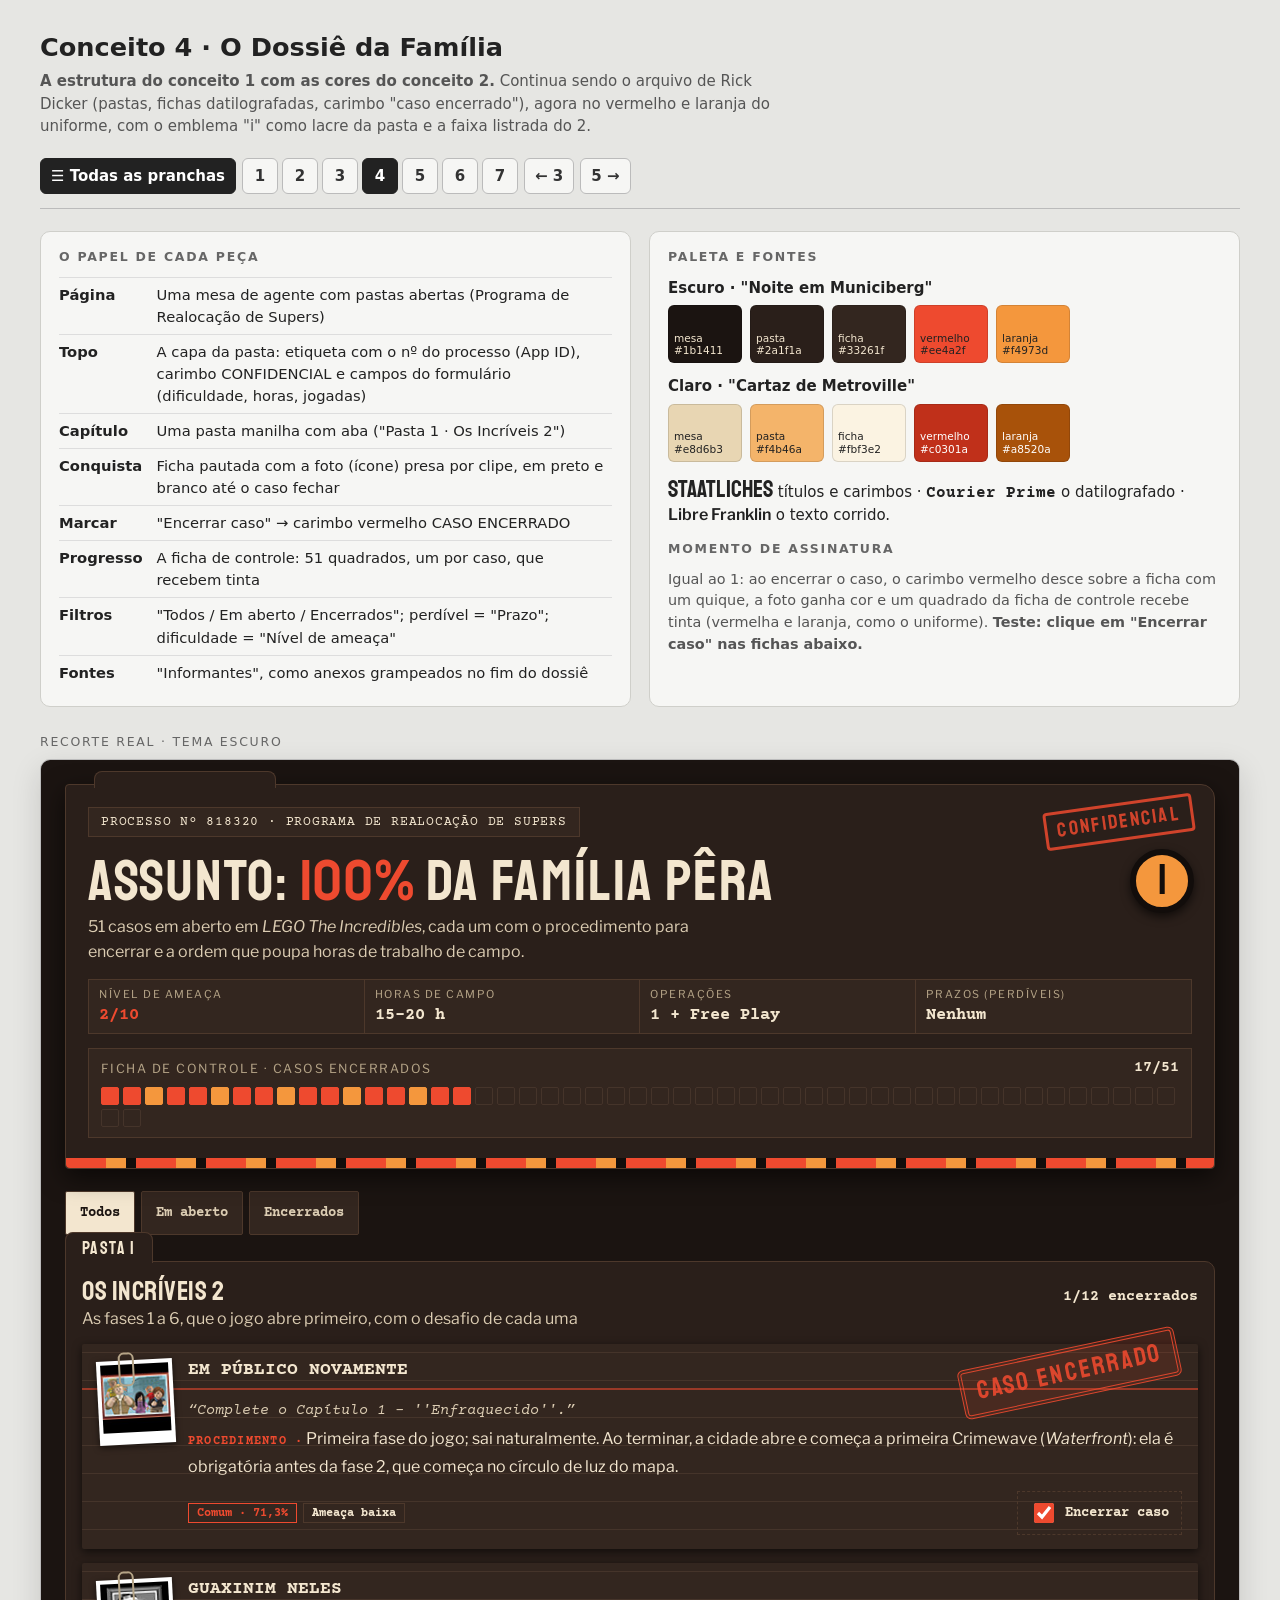
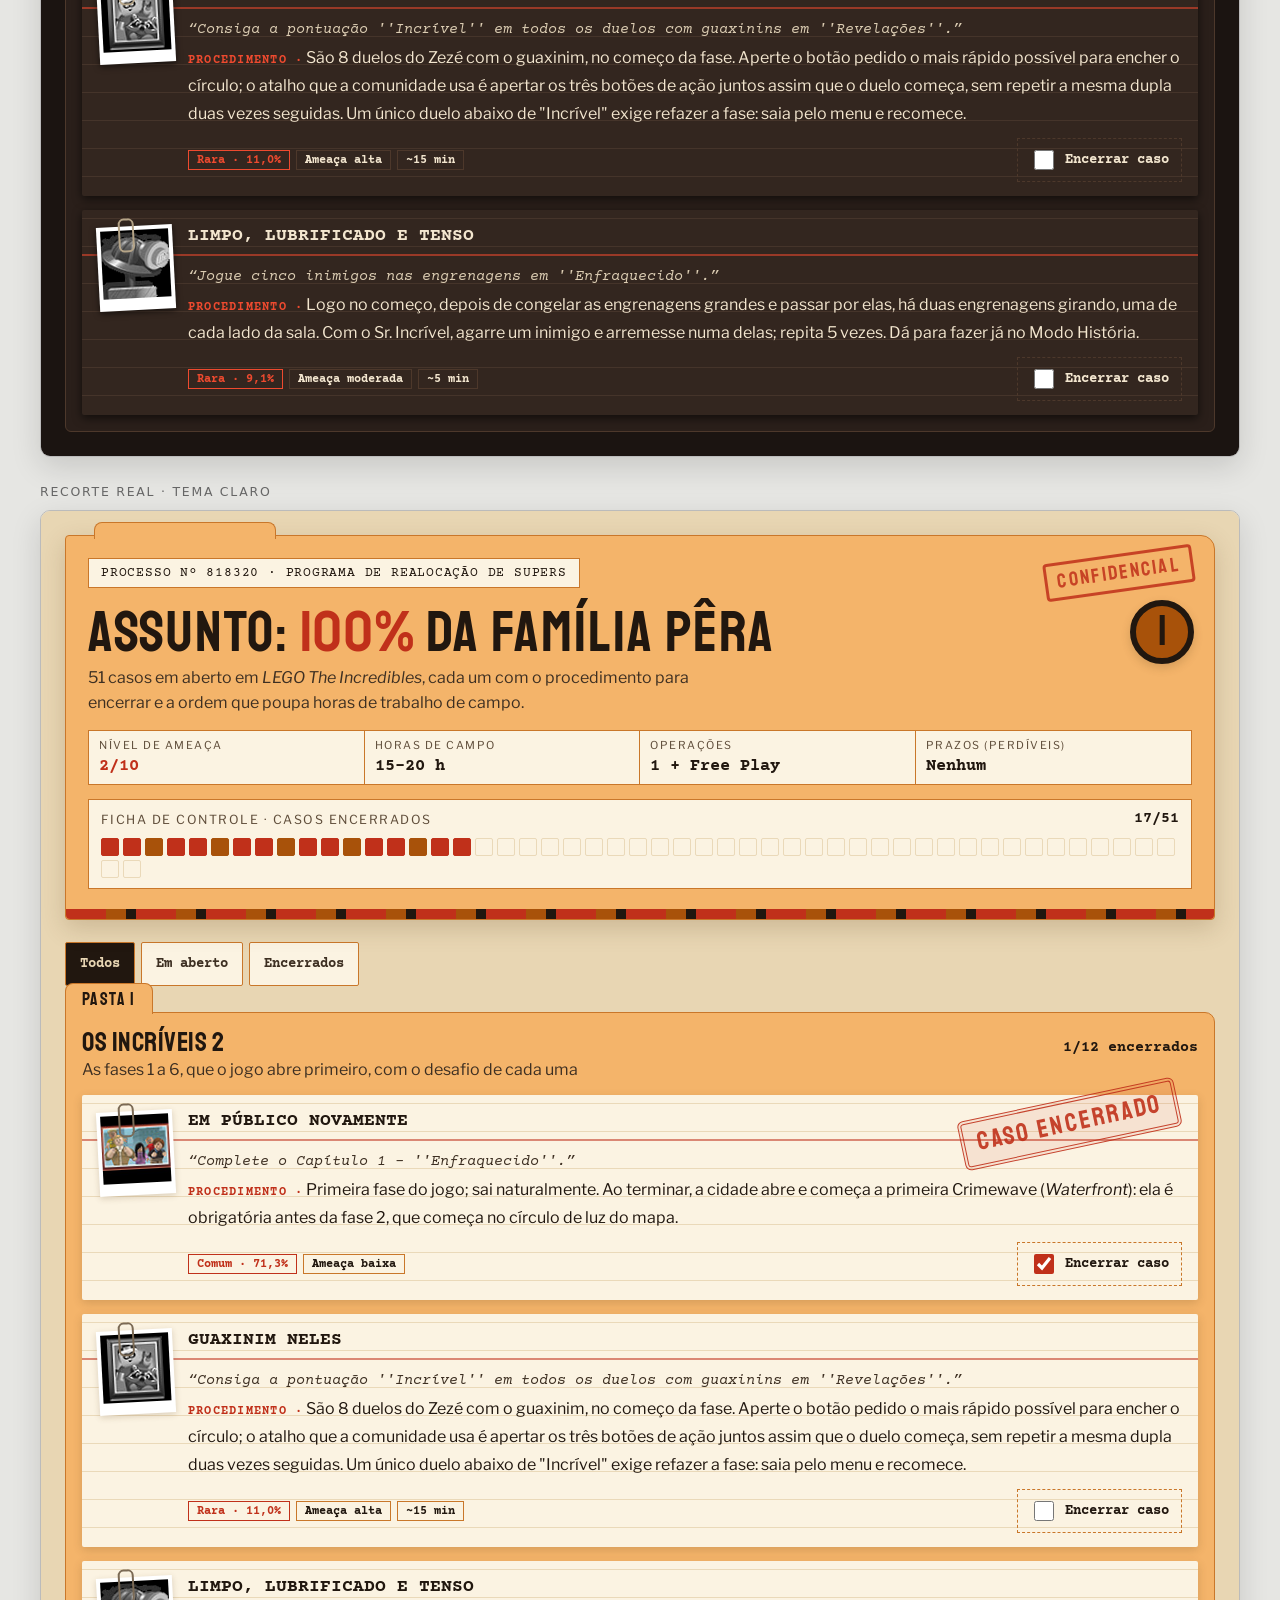
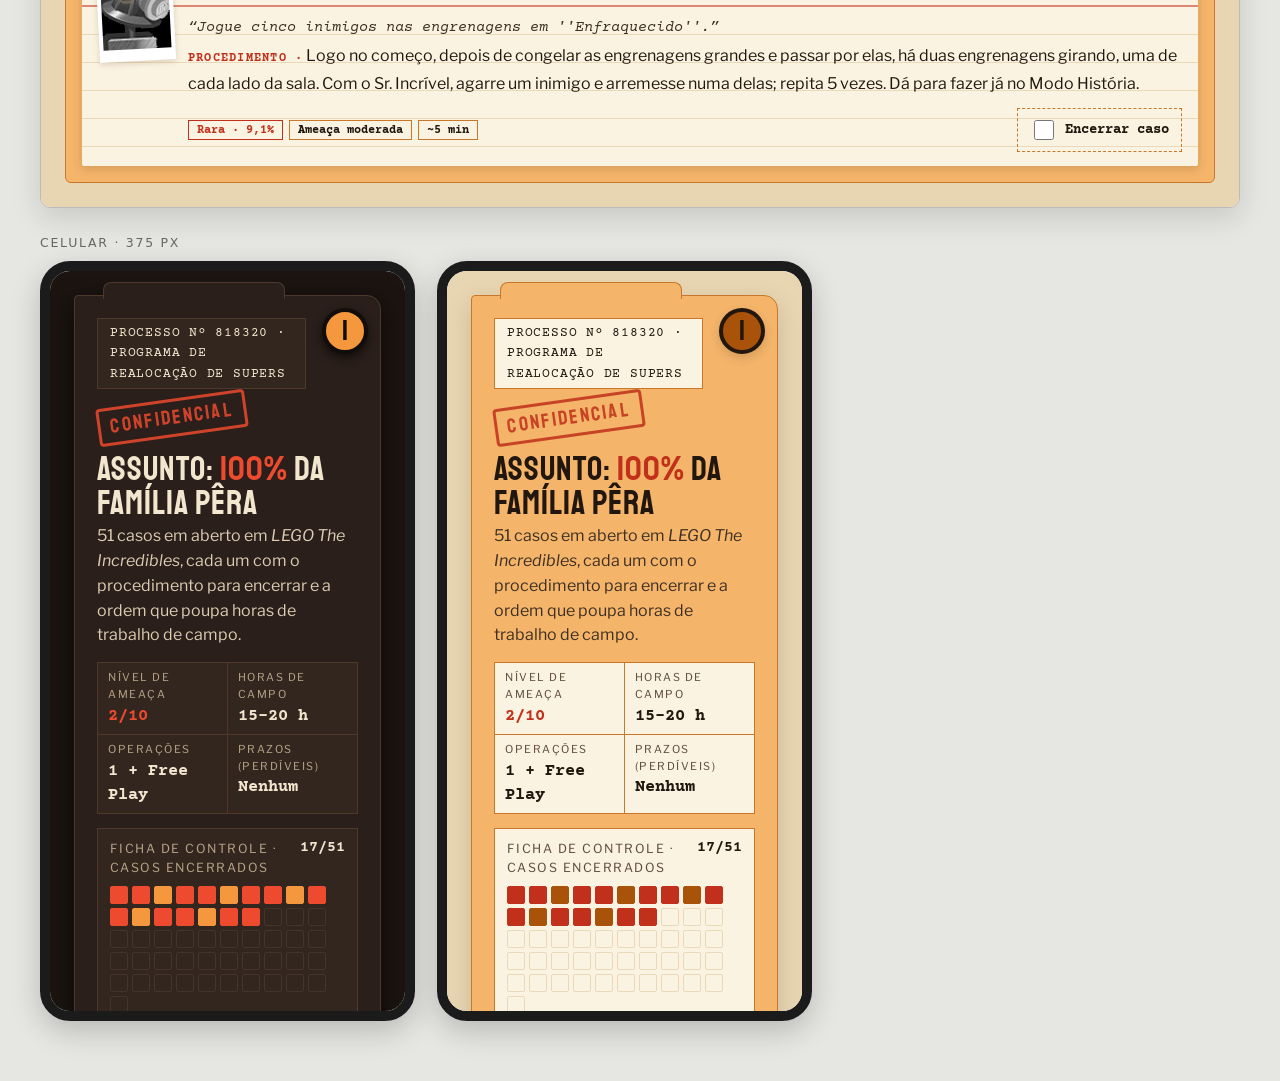
<file: docs/pranchas/conceito-4.html>
<!DOCTYPE html>
<html lang="pt-BR">
<head>
<meta charset="utf-8">
<meta name="viewport" content="width=device-width, initial-scale=1">
<title>Conceito 4 — O Dossiê da Família</title>
<link rel="preconnect" href="https://fonts.googleapis.com"><link rel="preconnect" href="https://fonts.gstatic.com" crossorigin>
<link href="https://fonts.googleapis.com/css2?family=Courier+Prime:ital,wght@0,400;0,700;1,400&family=Libre+Franklin:ital,wght@0,400;0,600;0,800;1,400&family=Staatliches&display=swap" rel="stylesheet">
<link rel="stylesheet" href="prancha.css">
<style>
/* ===== Conceito 4: O Dossiê da Família (estrutura do 1, cores do 2) ===== */
.t-escuro{ /* "Noite em Municiberg" */
  --mesa:#1b1411;--pasta:#2a1f1a;--pasta-borda:#4d382b;--ficha:#33261f;--pauta:#45342a;--texto:#f3e6cf;--suave:#dccdb3;--mudo:#b5a487;
  --tinta:#ee4a2f;--tinta-fundo:#ee4a2f22;--laranja:#f4973d;--azul:#4fb3aa;--preto:#120d0b;--grampo:#b5a487;--sombra:#0009;
}
.t-claro{ /* "Cartaz de Metroville" */
  --mesa:#e8d6b3;--pasta:#f4b46a;--pasta-borda:#c9772a;--ficha:#fbf3e2;--pauta:#ead9b9;--texto:#21170f;--suave:#3d2f22;--mudo:#5e4c39;
  --tinta:#c0301a;--tinta-fundo:#c0301a18;--laranja:#a8520a;--azul:#1d6c66;--preto:#21170f;--grampo:#7b6a55;--sombra:#5a3a1a33;
}
.c4{background:var(--mesa);color:var(--texto);font:16px/1.55 "Libre Franklin",system-ui,sans-serif;padding:24px}
.c4 *{box-sizing:border-box}
.tw{font-family:"Courier Prime",monospace}
/* Capa da pasta */
.c4-capa{position:relative;background:var(--pasta);border:1px solid var(--pasta-borda);border-radius:4px 14px 4px 4px;padding:22px 22px 18px;box-shadow:0 8px 24px var(--sombra)}
.c4-capa::before{content:"";position:absolute;top:-14px;left:28px;width:180px;height:16px;background:var(--pasta);border:1px solid var(--pasta-borda);border-bottom:0;border-radius:8px 8px 0 0}
.c4-etq{display:inline-block;background:var(--ficha);border:1px solid var(--pasta-borda);padding:4px 12px;font-size:.82rem;letter-spacing:.06em}
.c4-capa h1{font:400 clamp(2.1rem,6.4cqi,3.6rem)/1 Staatliches,sans-serif;letter-spacing:.03em;margin:16px 0 4px}
.c4-capa h1 em{font-style:normal;color:var(--tinta)}
.c4-capa p{margin:0 0 14px;color:var(--suave);max-width:620px}
.c4-carimbo{position:absolute;right:20px;top:18px;transform:rotate(-8deg);border:3px solid var(--tinta);color:var(--tinta);font:400 1.25rem/1 Staatliches,sans-serif;letter-spacing:.12em;padding:6px 10px;border-radius:4px;opacity:.85}
.c4-campos{display:grid;grid-template-columns:repeat(4,minmax(0,1fr));border:1px solid var(--pasta-borda);background:var(--ficha)}
.c4-campos div{padding:6px 10px;border-right:1px solid var(--pasta-borda)}
.c4-campos div:last-child{border-right:0}
.c4-campos small{display:block;font-size:.68rem;letter-spacing:.14em;text-transform:uppercase;color:var(--mudo)}
.c4-campos b{font:700 1.05rem "Courier Prime",monospace}
/* Do conceito 2: a faixa do uniforme na base da capa e o emblema "i" como lacre */
.c4-capa{overflow:visible;padding-bottom:30px}
.c4-capa::after{content:"";position:absolute;left:0;right:0;bottom:0;height:10px;border-radius:0 0 4px 4px;background:repeating-linear-gradient(90deg,var(--tinta) 0 40px,var(--laranja) 40px 60px,var(--preto) 60px 70px)}
.c4-lacre{position:absolute;right:20px;top:64px;width:64px;height:64px;border-radius:50%;background:var(--laranja);border:6px solid var(--preto);display:grid;place-items:center;font:400 2.6rem/1 Staatliches,sans-serif;color:var(--preto);box-shadow:0 4px 10px var(--sombra)}
.c4-campos div:nth-child(1) b{color:var(--tinta)}
.c4-aba{border-top:4px solid var(--tinta)}
.c4-rodape span.inc{color:var(--azul);border-color:var(--azul)}
.c4-grade i[data-on]:nth-child(3n){background:var(--laranja);border-color:var(--laranja)}
/* Ficha de controle: um quadrado por conquista */
.c4-controle{margin-top:14px;background:var(--ficha);border:1px solid var(--pasta-borda);padding:10px 12px}
.c4-controle header{display:flex;justify-content:space-between;gap:10px;font-size:.78rem;letter-spacing:.12em;text-transform:uppercase;color:var(--mudo)}
.c4-controle header b{color:var(--texto);font:700 .95rem "Courier Prime",monospace;letter-spacing:0;text-transform:none}
.c4-grade{display:grid;grid-template-columns:repeat(auto-fill,18px);gap:4px;margin-top:8px}
.c4-grade i{aspect-ratio:1;border:1px solid var(--pauta);border-radius:2px;position:relative}
.c4-grade i[data-on]{background:var(--tinta);border-color:var(--tinta)}
.c4-filtros{display:flex;gap:6px;flex-wrap:wrap;margin:22px 0 0}
.c4-filtros button{font:700 .85rem "Courier Prime",monospace;background:var(--ficha);color:var(--suave);border:1px solid var(--pasta-borda);padding:10px 14px;min-height:44px;border-radius:2px;cursor:pointer}
.c4-filtros button[aria-pressed=true]{background:var(--texto);color:var(--mesa)}
/* Pasta = capítulo */
.c4-pasta{margin-top:26px;position:relative;background:var(--pasta);border:1px solid var(--pasta-borda);border-radius:0 10px 6px 6px;padding:16px}
.c4-aba{position:absolute;top:-30px;left:-1px;background:var(--pasta);border:1px solid var(--pasta-borda);border-bottom:0;border-radius:8px 8px 0 0;padding:5px 16px 4px;font:400 1.1rem/1.2 Staatliches,sans-serif;letter-spacing:.08em}
.c4-pasta>header{display:flex;justify-content:space-between;gap:12px;align-items:baseline;flex-wrap:wrap;margin-bottom:12px}
.c4-pasta h2{font:400 1.7rem/1 Staatliches,sans-serif;margin:0;letter-spacing:.02em}
.c4-pasta header p{margin:2px 0 0;color:var(--suave)}
.c4-pasta header b{font:700 .95rem "Courier Prime",monospace}
.c4-fichas{display:grid;gap:14px}
/* Ficha = conquista */
.c4-ficha{position:relative;display:grid;grid-template-columns:76px minmax(0,1fr);gap:14px;background:var(--ficha);padding:16px 16px 14px;border-radius:2px;box-shadow:0 3px 10px var(--sombra);
  background-image:repeating-linear-gradient(to bottom,transparent 0 27px,var(--pauta) 27px 28px);background-position:0 46px}
.c4-ficha::before{content:"";position:absolute;left:0;right:0;top:44px;border-top:2px solid var(--tinta);opacity:.55}
.c4-foto{position:relative;align-self:start;background:#fff;padding:4px 4px 12px;transform:rotate(-3deg);box-shadow:0 2px 6px var(--sombra)}
.c4-foto img{display:block;width:100%;aspect-ratio:1;filter:grayscale(1) contrast(1.1)}
.c4-foto::after{content:"";position:absolute;top:-8px;left:22px;width:12px;height:30px;border:2px solid var(--grampo);border-radius:6px}
.c4-ficha[data-feita] .c4-foto img{filter:none}
.c4-ficha h3{font:700 1.15rem/1.15 "Courier Prime",monospace;margin:0 0 16px;text-transform:uppercase}
.c4-ficha .desc{margin:0;font:italic .95rem/28px "Courier Prime",monospace;color:var(--suave)}
.c4-ficha .dica{margin:0;line-height:28px}
.c4-ficha .dica b{font:700 .78rem "Courier Prime",monospace;letter-spacing:.1em;color:var(--tinta)}
.c4-rodape{display:flex;flex-wrap:wrap;gap:6px;align-items:center;margin-top:10px}
.c4-rodape span{font:700 .78rem "Courier Prime",monospace;border:1px solid var(--pasta-borda);padding:2px 8px}
.c4-rodape span.rar{color:var(--tinta);border-color:var(--tinta)}
.c4-enc{margin-left:auto;display:inline-flex;align-items:center;gap:8px;min-height:44px;font:700 .85rem "Courier Prime",monospace;cursor:pointer;border:1px dashed var(--pasta-borda);padding:0 12px}
.c4-enc input{width:20px;height:20px;accent-color:var(--tinta)}
/* Assinatura: o carimbo "CASO ENCERRADO" desce sobre a ficha */
.c4-selo{position:absolute;right:18px;top:4px;pointer-events:none;border:4px double var(--tinta);color:var(--tinta);background:var(--tinta-fundo);font:400 1.6rem/1 Staatliches,sans-serif;letter-spacing:.1em;padding:8px 12px;border-radius:6px;transform:rotate(-12deg) scale(2.4);opacity:0;transition:transform .22s cubic-bezier(.3,1.6,.6,1),opacity .12s}
.c4-ficha[data-feita] .c4-selo{opacity:.9;transform:rotate(-12deg) scale(1)}
@container (max-width:560px){
  .c4{padding:14px}
  .c4-campos{grid-template-columns:1fr 1fr}.c4-campos div:nth-child(2){border-right:0}.c4-campos div:nth-child(-n+2){border-bottom:1px solid var(--pasta-borda)}
  .c4-carimbo{position:static;display:inline-block;margin-top:10px}
  .c4-lacre{top:12px;right:12px;width:46px;height:46px;border-width:4px;font-size:1.8rem}
  .c4-etq{margin-right:52px}
  .c4-ficha{grid-template-columns:56px minmax(0,1fr);gap:10px;padding:14px 12px 12px}
  .c4-selo{font-size:1.1rem;right:8px;top:auto;bottom:58px}
}
@media (prefers-reduced-motion:reduce){.c4-selo{transition:none}}
</style>
</head>
<body>
<div class="pr-wrap">
 <div class="pr-head">
  <div><h1>Conceito 4 · O Dossiê da Família</h1>
   <p><strong>A estrutura do conceito 1 com as cores do conceito 2.</strong> Continua sendo o arquivo de Rick Dicker (pastas, fichas datilografadas, carimbo "caso encerrado"), agora no vermelho e laranja do uniforme, com o emblema "i" como lacre da pasta e a faixa listrada do 2.</p></div>
  <div class="pr-nav"><a href="conceito-5.html">Nova rodada: conceito 5 →</a><a href="conceito-1.html">← Conceito 1</a><a href="conceito-2.html">← Conceito 2</a></div>
 </div>
 <div class="pr-grid">
  <div class="pr-box">
   <h2>O papel de cada peça</h2>
   <table>
    <tr><td>Página</td><td>Uma mesa de agente com pastas abertas (Programa de Realocação de Supers)</td></tr>
    <tr><td>Topo</td><td>A capa da pasta: etiqueta com o nº do processo (App ID), carimbo CONFIDENCIAL e campos do formulário (dificuldade, horas, jogadas)</td></tr>
    <tr><td>Capítulo</td><td>Uma pasta manilha com aba ("Pasta 1 · Os Incríveis 2")</td></tr>
    <tr><td>Conquista</td><td>Ficha pautada com a foto (ícone) presa por clipe, em preto e branco até o caso fechar</td></tr>
    <tr><td>Marcar</td><td>"Encerrar caso" → carimbo vermelho CASO ENCERRADO</td></tr>
    <tr><td>Progresso</td><td>A ficha de controle: 51 quadrados, um por caso, que recebem tinta</td></tr>
    <tr><td>Filtros</td><td>"Todos / Em aberto / Encerrados"; perdível = "Prazo"; dificuldade = "Nível de ameaça"</td></tr>
    <tr><td>Fontes</td><td>"Informantes", como anexos grampeados no fim do dossiê</td></tr>
   </table>
  </div>
  <div class="pr-box">
   <h2>Paleta e fontes</h2>
   <b>Escuro · "Noite em Municiberg"</b>
   <div class="pr-sw"><span style="background:#1b1411;color:#f3e6cf">mesa #1b1411</span><span style="background:#2a1f1a;color:#f3e6cf">pasta #2a1f1a</span><span style="background:#33261f;color:#f3e6cf">ficha #33261f</span><span style="background:#ee4a2f">vermelho #ee4a2f</span><span style="background:#f4973d">laranja #f4973d</span></div>
   <b>Claro · "Cartaz de Metroville"</b>
   <div class="pr-sw"><span style="background:#e8d6b3">mesa #e8d6b3</span><span style="background:#f4b46a">pasta #f4b46a</span><span style="background:#fbf3e2">ficha #fbf3e2</span><span style="background:#c0301a;color:#fff">vermelho #c0301a</span><span style="background:#a8520a;color:#fff">laranja #a8520a</span></div>
   <p style="margin:0"><span style="font:400 1.5rem Staatliches">Staatliches</span> títulos e carimbos · <span style="font:700 1rem 'Courier Prime'">Courier Prime</span> o datilografado · <span style="font:600 1rem 'Libre Franklin'">Libre Franklin</span> o texto corrido.</p>
   <h2 style="margin-top:14px">Momento de assinatura</h2>
   <p class="pr-note" style="margin:0">Igual ao 1: ao encerrar o caso, o carimbo vermelho desce sobre a ficha com um quique, a foto ganha cor e um quadrado da ficha de controle recebe tinta (vermelha e laranja, como o uniforme). <b>Teste: clique em "Encerrar caso" nas fichas abaixo.</b></p>
  </div>
 </div>
 <div class="pr-label">Recorte real · tema escuro</div>
 <div class="pr-frame"><div class="c4 t-escuro" data-quadro></div></div>
 <div class="pr-label">Recorte real · tema claro</div>
 <div class="pr-frame"><div class="c4 t-claro" data-quadro></div></div>
 <div class="pr-label">Celular · 375 px</div>
 <div class="pr-phones">
  <div class="pr-phone"><div class="c4 t-escuro" data-quadro></div></div>
  <div class="pr-phone"><div class="c4 t-claro" data-quadro></div></div>
 </div>
</div>
<script src="dados.js"></script>
<script src="prancha.js"></script>
<script>
(async () => {
const AMEACA = ['', 'baixa', 'moderada', 'alta', 'severa', 'extrema'];
const render = vm => `
<section class="c4-capa">
 <span class="c4-etq tw">PROCESSO Nº 818320 · PROGRAMA DE REALOCAÇÃO DE SUPERS</span>
 <span class="c4-carimbo">Confidencial</span>
 <span class="c4-lacre" aria-hidden="true">i</span>
 <h1>Assunto: <em>100%</em> da família Pêra</h1>
 <p>${vm.total} casos em aberto em <em>LEGO The Incredibles</em>, cada um com o procedimento para encerrar e a ordem que poupa horas de trabalho de campo.</p>
 <div class="c4-campos">
  <div><small>Nível de ameaça</small><b>${vm.overview.difficulty}/10</b></div>
  <div><small>Horas de campo</small><b>${vm.overview.hours}</b></div>
  <div><small>Operações</small><b>${vm.overview.playthroughs}</b></div>
  <div><small>Prazos (perdíveis)</small><b>Nenhum</b></div>
 </div>
 <div class="c4-controle">
  <header><span>Ficha de controle · casos encerrados</span><b data-feitas></b></header>
  <div class="c4-grade" data-grade>${'<i></i>'.repeat(vm.total)}</div>
 </div>
</section>
<div class="c4-filtros"><button aria-pressed="true">Todos</button><button aria-pressed="false">Em aberto</button><button aria-pressed="false">Encerrados</button></div>
<section class="c4-pasta">
 <span class="c4-aba">Pasta ${vm.capitulo.n}</span>
 <header><div><h2>${vm.capitulo.titulo}</h2><p>${vm.capitulo.subtitulo}</p></div><b>1/${vm.capitulo.total} encerrados</b></header>
 <div class="c4-fichas">
 ${vm.cards.map(c => `<article class="c4-ficha" data-card${c.feita ? ' data-feita' : ''}>
   <div class="c4-foto"><img src="${c.icone}" alt=""></div>
   <div><h3>${c.nome}</h3><p class="desc">“${c.desc}”</p><p class="dica"><b>PROCEDIMENTO ·</b> ${c.dica}</p>
    <div class="c4-rodape"><span class="rar${c.raridade.chave === 'uncommon' ? ' inc' : ''}">${c.raridade.rotulo} · ${c.raridade.pct}</span>${c.dificuldade ? `<span>Ameaça ${AMEACA[c.dificuldade]}</span>` : ''}${c.tempo ? `<span>${c.tempo}</span>` : ''}
     <label class="c4-enc"><input type="checkbox" aria-label="Encerrar o caso ${c.nome}"> Encerrar caso</label></div></div>
   <span class="c4-selo" aria-hidden="true">Caso encerrado</span>
  </article>`).join('')}
 </div>
</section>`;
await montar({ render, capitulo: 'incredibles-2', ids: ['COMPLETE_CHAPTER07', 'CHAPTER09_ALL8INCREDIBLE', 'CHAPTER07_THROWENEMIESINGEARS'], feitas: ['COMPLETE_CHAPTER07'] });
document.querySelectorAll('[data-quadro]').forEach(q => {
  const set = p => { const n = Math.round(p * 51); q.querySelectorAll('[data-grade] i').forEach((el, i) => el.toggleAttribute('data-on', i < n)); };
  q.addEventListener('progresso', e => set(e.detail));
  set(+getComputedStyle(q).getPropertyValue('--g-progresso') || 0);
});
})();
</script>
</body>
</html>
</file>
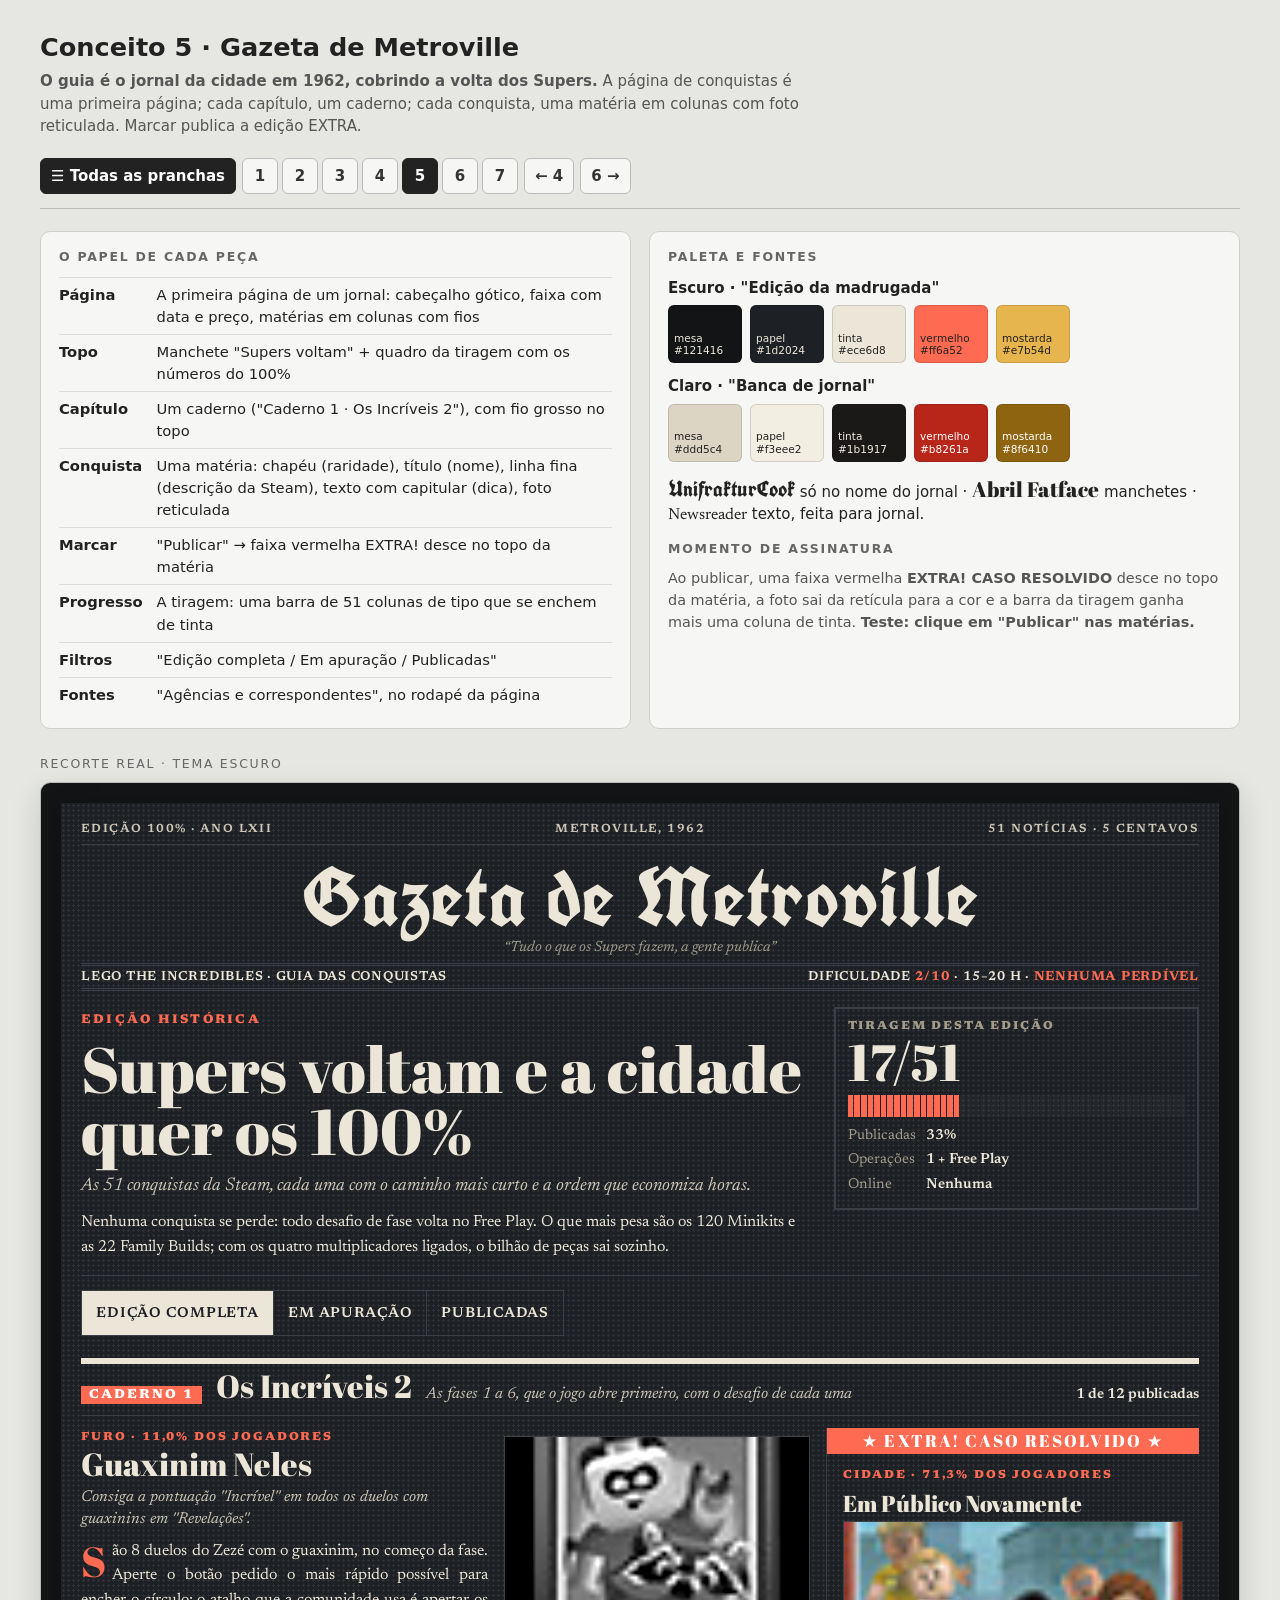
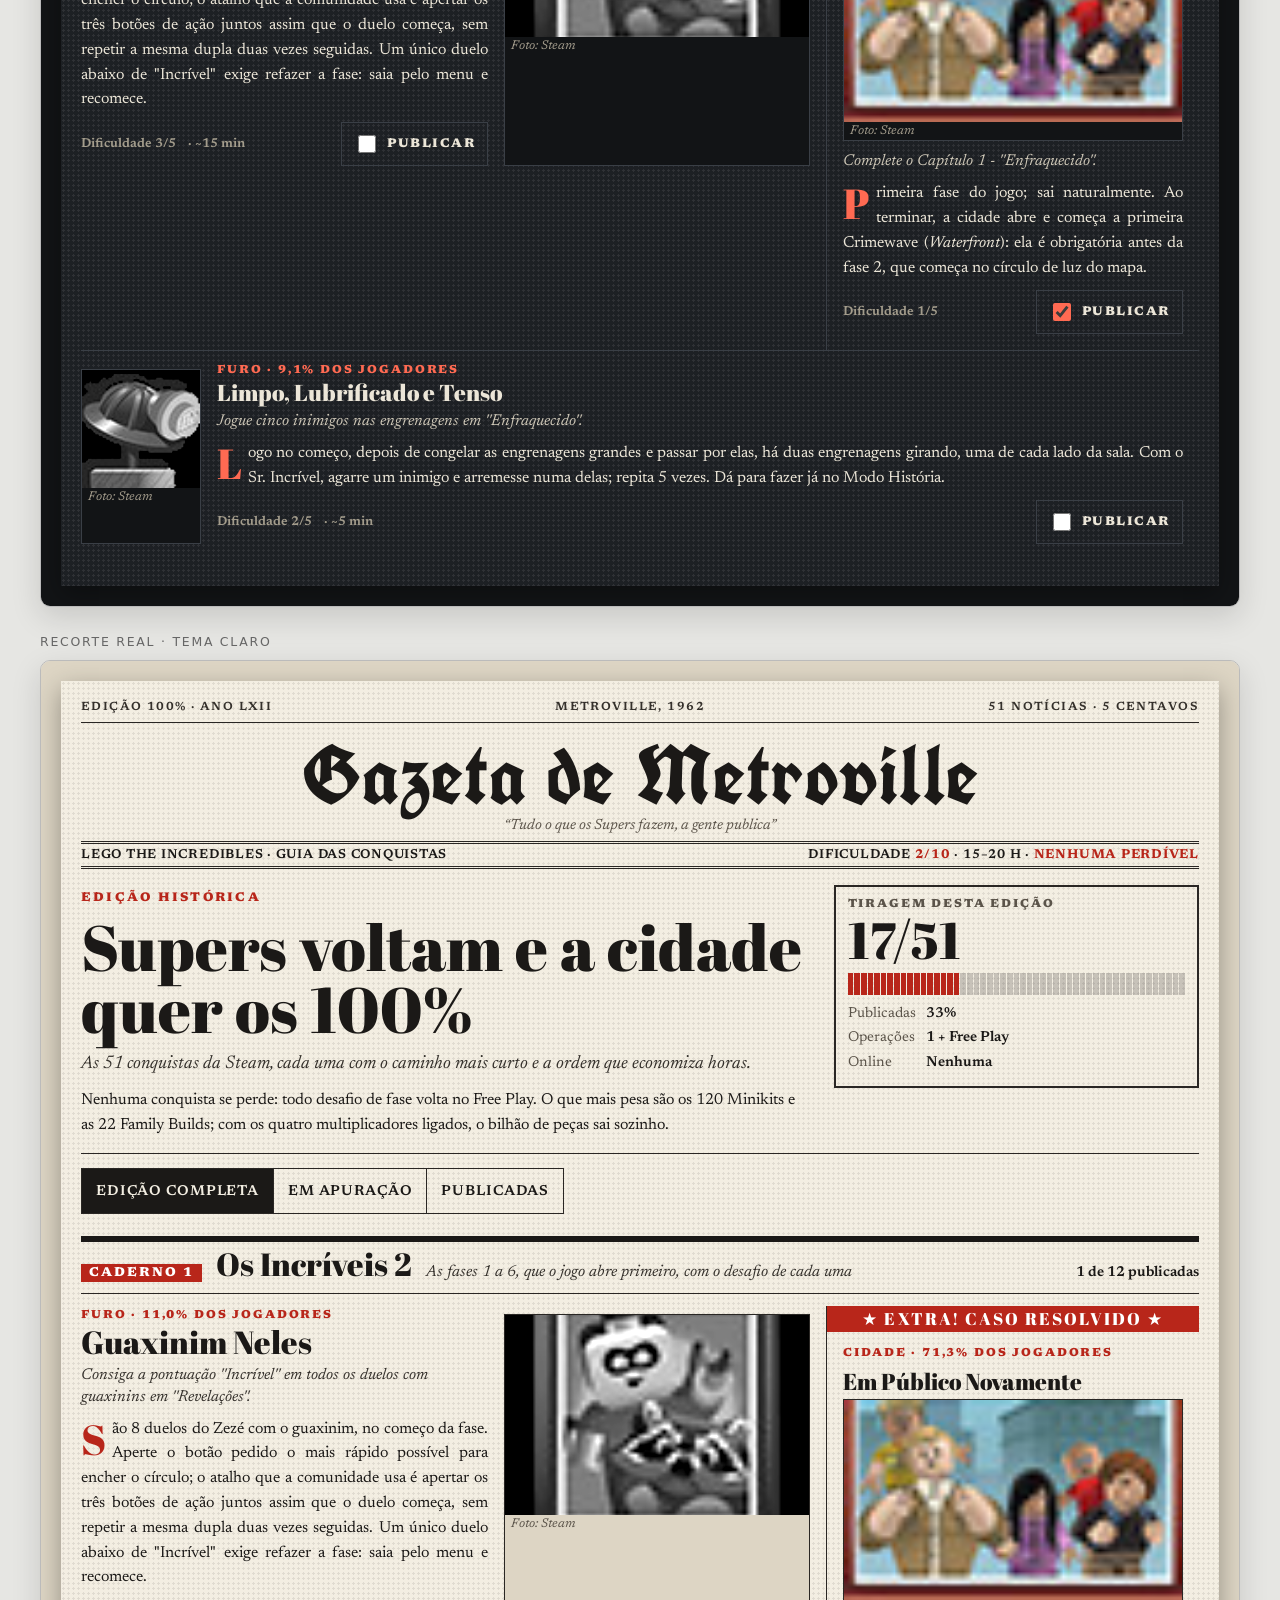
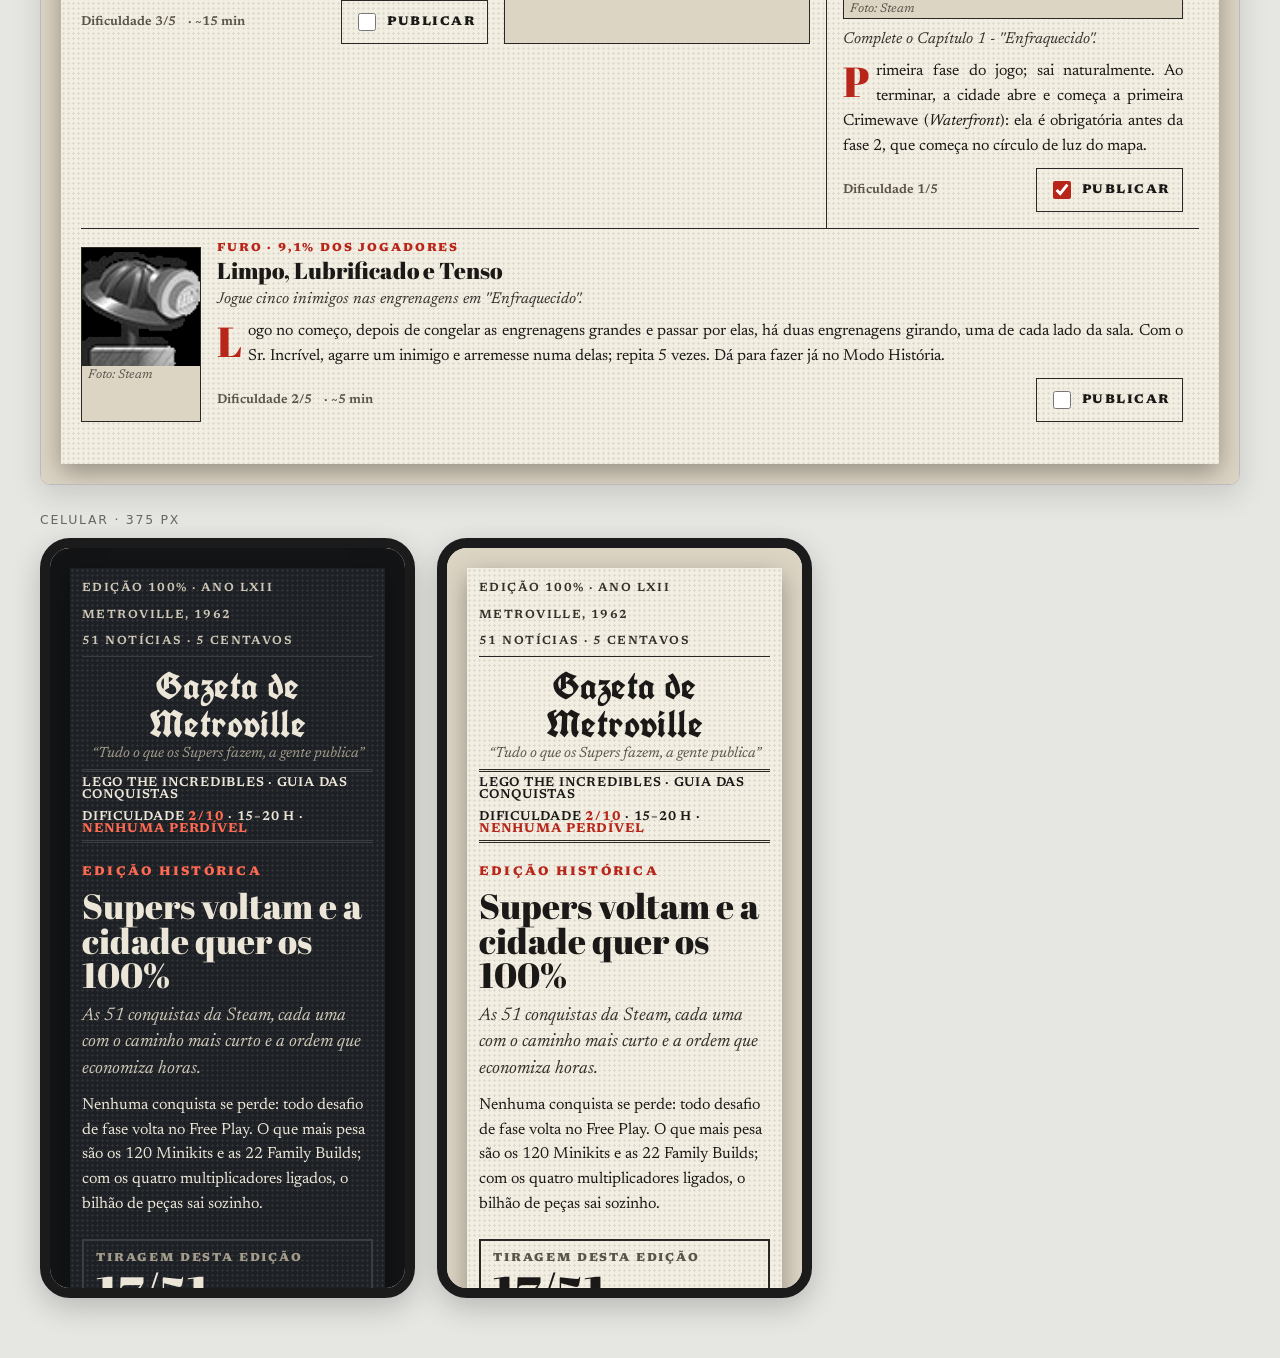
<file: docs/pranchas/conceito-5.html>
<!DOCTYPE html>
<html lang="pt-BR">
<head>
<meta charset="utf-8">
<meta name="viewport" content="width=device-width, initial-scale=1">
<title>Conceito 5 — Gazeta de Metroville</title>
<link rel="preconnect" href="https://fonts.googleapis.com"><link rel="preconnect" href="https://fonts.gstatic.com" crossorigin>
<link href="https://fonts.googleapis.com/css2?family=Abril+Fatface&family=Newsreader:ital,opsz,wght@0,6..72,400;0,6..72,600;0,6..72,800;1,6..72,400&family=UnifrakturCook:wght@700&display=swap" rel="stylesheet">
<link rel="stylesheet" href="prancha.css">
<style>
/* ===== Conceito 5: Gazeta de Metroville ===== */
.t-escuro{ /* "Edição da madrugada" */
  --mesa:#121416;--papel:#1d2024;--fio:#3a3f46;--tinta:#ece6d8;--suave:#cfc8b8;--mudo:#a39c8c;--vermelho:#ff6a52;--mostarda:#e7b54d;--retícula:#ffffff14;
}
.t-claro{ /* "Banca de jornal" */
  --mesa:#ddd5c4;--papel:#f3eee2;--fio:#2a2724;--tinta:#1b1917;--suave:#34302b;--mudo:#5b544a;--vermelho:#b8261a;--mostarda:#8f6410;--retícula:#00000014;
}
.c5{background:var(--mesa);color:var(--tinta);font:16px/1.55 Newsreader,Georgia,serif;padding:20px}
.c5 *{box-sizing:border-box}
.c5-jornal{background:var(--papel);padding:18px 20px 26px;box-shadow:0 8px 24px #0005;
  background-image:radial-gradient(var(--retícula) 1px,transparent 1.2px);background-size:5px 5px}
/* Cabeçalho do jornal */
.c5-linha{display:flex;justify-content:space-between;gap:10px;flex-wrap:wrap;font:600 .74rem/1.4 Newsreader;letter-spacing:.12em;text-transform:uppercase;border-bottom:1px solid var(--fio);padding-bottom:6px;color:var(--suave)}
.c5-nome{font:700 clamp(2.4rem,9cqi,5.2rem)/1 UnifrakturCook,serif;text-align:center;margin:10px 0 2px;letter-spacing:.01em}
.c5-lema{text-align:center;font:italic .92rem Newsreader;color:var(--mudo);margin-bottom:8px}
.c5-faixa{display:flex;justify-content:space-between;gap:10px;flex-wrap:wrap;border-top:3px double var(--fio);border-bottom:3px double var(--fio);padding:5px 0;font:600 .8rem Newsreader;letter-spacing:.06em;text-transform:uppercase}
.c5-faixa b{color:var(--vermelho)}
/* Manchete principal + tiragem (progresso) */
.c5-capa{display:grid;grid-template-columns:minmax(0,2fr) minmax(0,1fr);gap:22px;margin-top:16px;padding-bottom:16px;border-bottom:1px solid var(--fio)}
.c5-capa .kicker{font:800 .78rem Newsreader;letter-spacing:.18em;text-transform:uppercase;color:var(--vermelho)}
.c5-capa h1{font:400 clamp(2.2rem,7cqi,4rem)/.98 "Abril Fatface",serif;margin:6px 0 10px}
.c5-capa .linha-fina{font:italic 1.15rem/1.45 Newsreader;color:var(--suave);margin:0 0 10px}
.c5-capa p{margin:0}
.c5-tiragem{border:2px solid var(--fio);padding:12px;align-self:start}
.c5-tiragem small{display:block;font:800 .72rem Newsreader;letter-spacing:.16em;text-transform:uppercase;color:var(--mudo)}
.c5-tiragem b{display:block;font:400 3.2rem/1 "Abril Fatface",serif;margin:4px 0}
.c5-tiragem .barra{display:grid;grid-template-columns:repeat(51,1fr);gap:1px;height:22px;margin:8px 0 6px}
.c5-tiragem .barra i{background:var(--fio);opacity:.22}
.c5-tiragem .barra i[data-on]{background:var(--vermelho);opacity:1}
.c5-tiragem dl{display:grid;grid-template-columns:auto 1fr;gap:2px 10px;margin:8px 0 0;font-size:.9rem}
.c5-tiragem dt{color:var(--mudo)}
.c5-tiragem dd{margin:0;font-weight:600}
.c5-filtros{display:flex;flex-wrap:wrap;gap:0;margin:14px 0 0;border:1px solid var(--fio);width:max-content;max-width:100%}
.c5-filtros button{font:600 .9rem Newsreader;letter-spacing:.06em;text-transform:uppercase;background:none;color:var(--tinta);border:0;border-right:1px solid var(--fio);min-height:44px;padding:0 14px;cursor:pointer}
.c5-filtros button:last-child{border:0}
.c5-filtros button[aria-pressed=true]{background:var(--tinta);color:var(--papel)}
/* Caderno = capítulo */
.c5-caderno{margin-top:22px}
.c5-caderno>header{display:flex;align-items:baseline;gap:14px;flex-wrap:wrap;border-top:6px solid var(--tinta);border-bottom:1px solid var(--fio);padding:6px 0 8px}
.c5-caderno .n{font:800 .8rem Newsreader;letter-spacing:.16em;text-transform:uppercase;background:var(--vermelho);color:#fff;padding:3px 8px}
.c5-caderno h2{font:400 2rem/1 "Abril Fatface",serif;margin:0}
.c5-caderno header p{margin:0;font-style:italic;color:var(--suave);flex:1 1 220px}
.c5-caderno header b{font:600 .9rem Newsreader}
/* Matérias em colunas, com fios entre elas; a primeira é a matéria principal */
.c5-materias{display:grid;grid-template-columns:repeat(3,minmax(0,1fr));column-gap:0;margin-top:12px}
.c5-materia{position:relative;padding:4px 16px 16px;border-left:1px solid var(--fio)}
.c5-materia:first-child{grid-column:span 2;border-left:0;padding-left:0}
.c5-materia:first-child h3{font-size:2rem}
.c5-materia:first-child{display:grid;grid-template-columns:minmax(0,1fr) 42%;column-gap:16px;align-content:start}
.c5-materia:first-child>*{grid-column:1}
.c5-materia:first-child>.foto{grid-column:2;grid-row:1 / span 6;margin:4px 0 0!important}
.c5-materia:nth-child(3){border-left:0;padding-left:0;grid-column:1 / -1;border-top:1px solid var(--fio);padding-top:14px;display:grid;grid-template-columns:120px minmax(0,1fr);column-gap:16px;align-content:start}
.c5-materia:nth-child(3)>*{grid-column:2}
.c5-materia:nth-child(3)>.foto{grid-column:1;grid-row:1 / span 6;margin:4px 0 0!important}
.c5-materia .kicker{font:800 .72rem Newsreader;letter-spacing:.16em;text-transform:uppercase;color:var(--vermelho)}
.c5-materia h3{font:400 1.45rem/1.05 "Abril Fatface",serif;margin:4px 0 6px}
.c5-materia .linha-fina{font:italic .98rem/1.4 Newsreader;color:var(--suave);margin:0 0 8px}
.c5-materia .corpo{margin:0;text-align:justify;hyphens:auto}
.c5-materia .corpo::first-letter{font:400 2.6em/0.8 "Abril Fatface",serif;float:left;margin:6px 6px 0 0;color:var(--vermelho)}
.c5-materia .foto{position:relative;margin:6px 0 10px;border:1px solid var(--fio);background:var(--mesa);overflow:hidden}
.c5-materia .foto img{display:block;width:100%;max-height:200px;object-fit:cover;filter:grayscale(1) contrast(1.25)}
.c5-materia .foto::after{content:"";position:absolute;inset:0;background:radial-gradient(#000 0.9px,transparent 1.3px) 0 0/4px 4px;mix-blend-mode:screen;opacity:.35}
.c5-materia .foto figcaption{font:italic .78rem Newsreader;color:var(--mudo);padding:3px 6px}
.c5-materia footer{display:flex;flex-wrap:wrap;gap:6px 12px;align-items:center;margin-top:10px;font:600 .8rem Newsreader;color:var(--mudo);clear:both}
.c5-ok{margin-left:auto;display:inline-flex;align-items:center;gap:8px;min-height:44px;padding:0 12px;border:1px solid var(--fio);font:800 .78rem Newsreader;letter-spacing:.12em;text-transform:uppercase;cursor:pointer;color:var(--tinta)}
.c5-ok input{width:18px;height:18px;accent-color:var(--vermelho)}
/* Assinatura: EXTRA! — a faixa vermelha corre pelo topo da matéria e a foto sai da retícula para a cor */
.c5-extra{position:absolute;top:0;left:0;right:0;height:0;overflow:hidden;background:var(--vermelho);color:#fff;font:400 1.05rem/26px "Abril Fatface",serif;letter-spacing:.12em;text-transform:uppercase;white-space:nowrap;text-align:center;transition:height .25s cubic-bezier(.3,1.4,.6,1)}
.c5-materia[data-feita]{padding-top:34px}
.c5-materia[data-feita] .c5-extra{height:26px}
.c5-materia[data-feita] .foto img{filter:none}
.c5-materia[data-feita] .foto::after{opacity:0;transition:opacity .6s}
@container (max-width:560px){
  .c5{padding:10px}.c5-jornal{padding:12px 12px 18px}
  .c5-capa{grid-template-columns:1fr}
  .c5-materias{grid-template-columns:1fr}
  .c5-materia,.c5-materia:first-child,.c5-materia:nth-child(3){grid-column:auto;border-left:0;padding:12px 0;border-top:1px solid var(--fio);display:block}
  .c5-materia[data-feita]{padding-top:40px}
  .c5-materia:nth-child(n)>*{grid-column:auto}
  .c5-materia:nth-child(n)>.foto{grid-row:auto;margin:6px 0 10px!important}
  .c5-materia:first-child h3{font-size:1.6rem}
  .c5-filtros button{padding:0 10px}
}
@media (prefers-reduced-motion:reduce){.c5-extra{transition:none}}
</style>
</head>
<body>
<div class="pr-wrap">
 <div class="pr-head">
  <div><h1>Conceito 5 · Gazeta de Metroville</h1>
   <p><strong>O guia é o jornal da cidade em 1962, cobrindo a volta dos Supers.</strong> A página de conquistas é uma primeira página; cada capítulo, um caderno; cada conquista, uma matéria em colunas com foto reticulada. Marcar publica a edição EXTRA.</p></div>
  <div class="pr-nav"><a href="conceito-6.html">Conceito 6 →</a><a href="conceito-7.html">Conceito 7 →</a></div>
 </div>
 <div class="pr-grid">
  <div class="pr-box">
   <h2>O papel de cada peça</h2>
   <table>
    <tr><td>Página</td><td>A primeira página de um jornal: cabeçalho gótico, faixa com data e preço, matérias em colunas com fios</td></tr>
    <tr><td>Topo</td><td>Manchete "Supers voltam" + quadro da tiragem com os números do 100%</td></tr>
    <tr><td>Capítulo</td><td>Um caderno ("Caderno 1 · Os Incríveis 2"), com fio grosso no topo</td></tr>
    <tr><td>Conquista</td><td>Uma matéria: chapéu (raridade), título (nome), linha fina (descrição da Steam), texto com capitular (dica), foto reticulada</td></tr>
    <tr><td>Marcar</td><td>"Publicar" → faixa vermelha EXTRA! desce no topo da matéria</td></tr>
    <tr><td>Progresso</td><td>A tiragem: uma barra de 51 colunas de tipo que se enchem de tinta</td></tr>
    <tr><td>Filtros</td><td>"Edição completa / Em apuração / Publicadas"</td></tr>
    <tr><td>Fontes</td><td>"Agências e correspondentes", no rodapé da página</td></tr>
   </table>
  </div>
  <div class="pr-box">
   <h2>Paleta e fontes</h2>
   <b>Escuro · "Edição da madrugada"</b>
   <div class="pr-sw"><span style="background:#121416;color:#ece6d8">mesa #121416</span><span style="background:#1d2024;color:#ece6d8">papel #1d2024</span><span style="background:#ece6d8">tinta #ece6d8</span><span style="background:#ff6a52">vermelho #ff6a52</span><span style="background:#e7b54d">mostarda #e7b54d</span></div>
   <b>Claro · "Banca de jornal"</b>
   <div class="pr-sw"><span style="background:#ddd5c4">mesa #ddd5c4</span><span style="background:#f3eee2">papel #f3eee2</span><span style="background:#1b1917;color:#f3eee2">tinta #1b1917</span><span style="background:#b8261a;color:#fff">vermelho #b8261a</span><span style="background:#8f6410;color:#fff">mostarda #8f6410</span></div>
   <p style="margin:0"><span style="font:700 1.4rem UnifrakturCook">UnifrakturCook</span> só no nome do jornal · <span style="font:400 1.3rem 'Abril Fatface'">Abril Fatface</span> manchetes · <span style="font:400 1rem Newsreader">Newsreader</span> texto, feita para jornal.</p>
   <h2 style="margin-top:14px">Momento de assinatura</h2>
   <p class="pr-note" style="margin:0">Ao publicar, uma faixa vermelha <b>EXTRA! CASO RESOLVIDO</b> desce no topo da matéria, a foto sai da retícula para a cor e a barra da tiragem ganha mais uma coluna de tinta. <b>Teste: clique em "Publicar" nas matérias.</b></p>
  </div>
 </div>
 <div class="pr-label">Recorte real · tema escuro</div>
 <div class="pr-frame"><div class="c5 t-escuro" data-quadro></div></div>
 <div class="pr-label">Recorte real · tema claro</div>
 <div class="pr-frame"><div class="c5 t-claro" data-quadro></div></div>
 <div class="pr-label">Celular · 375 px</div>
 <div class="pr-phones">
  <div class="pr-phone"><div class="c5 t-escuro" data-quadro></div></div>
  <div class="pr-phone"><div class="c5 t-claro" data-quadro></div></div>
 </div>
</div>
<script src="dados.js"></script>
<script src="prancha.js"></script>
<script>
(async () => {
const CHAPEU = { epic: 'Exclusivo', rare: 'Furo', uncommon: 'Reportagem', common: 'Cidade' };
const render = vm => `
<div class="c5-jornal">
 <div class="c5-linha"><span>Edição 100% · Ano LXII</span><span>Metroville, 1962</span><span>${vm.total} notícias · 5 centavos</span></div>
 <div class="c5-nome">Gazeta de Metroville</div>
 <div class="c5-lema">“Tudo o que os Supers fazem, a gente publica”</div>
 <div class="c5-faixa"><span>LEGO The Incredibles · guia das conquistas</span><span>Dificuldade <b>${vm.overview.difficulty}/10</b> · ${vm.overview.hours} · <b>nenhuma perdível</b></span></div>
 <section class="c5-capa">
  <div><span class="kicker">Edição histórica</span>
   <h1>Supers voltam e a cidade quer os 100%</h1>
   <p class="linha-fina">As ${vm.total} conquistas da Steam, cada uma com o caminho mais curto e a ordem que economiza horas.</p>
   <p>Nenhuma conquista se perde: todo desafio de fase volta no Free Play. O que mais pesa são os 120 Minikits e as 22 Family Builds; com os quatro multiplicadores ligados, o bilhão de peças sai sozinho.</p></div>
  <aside class="c5-tiragem"><small>Tiragem desta edição</small><b data-feitas></b><div class="barra" data-barra>${'<i></i>'.repeat(vm.total)}</div>
   <dl><dt>Publicadas</dt><dd data-pct></dd><dt>Operações</dt><dd>${vm.overview.playthroughs}</dd><dt>Online</dt><dd>${vm.overview.online}</dd></dl></aside>
 </section>
 <div class="c5-filtros"><button aria-pressed="true">Edição completa</button><button aria-pressed="false">Em apuração</button><button aria-pressed="false">Publicadas</button></div>
 <section class="c5-caderno">
  <header><span class="n">Caderno ${vm.capitulo.n}</span><h2>${vm.capitulo.titulo}</h2><p>${vm.capitulo.subtitulo}</p><b>1 de ${vm.capitulo.total} publicadas</b></header>
  <div class="c5-materias">
  ${vm.cards.map((c, i) => `<article class="c5-materia" data-card${c.feita ? ' data-feita' : ''}>
    <div class="c5-extra" aria-hidden="true">★ Extra! Caso resolvido ★</div>
    <span class="kicker">${CHAPEU[c.raridade.chave]} · ${c.raridade.pct} dos jogadores</span>
    <h3>${c.nome}</h3>
    <figure class="foto" style="margin:6px 0 10px"><img src="${c.icone}" alt=""><figcaption>Foto: Steam</figcaption></figure>
    <p class="linha-fina">${c.desc}</p>
    <p class="corpo">${c.dica}</p>
    <footer>${c.dificuldade ? `<span>Dificuldade ${c.dificuldade}/5</span>` : ''}${c.tempo ? `<span>· ${c.tempo}</span>` : ''}
     <label class="c5-ok"><input type="checkbox" aria-label="Publicar ${c.nome}"> Publicar</label></footer>
   </article>`).join('')}
  </div>
 </section>
</div>`;
await montar({ render, capitulo: 'incredibles-2', ids: ['CHAPTER09_ALL8INCREDIBLE', 'COMPLETE_CHAPTER07', 'CHAPTER07_THROWENEMIESINGEARS'], feitas: ['COMPLETE_CHAPTER07'] });
document.querySelectorAll('[data-quadro]').forEach(q => {
  const set = p => { const n = Math.round(p * 51); q.querySelectorAll('[data-barra] i').forEach((el, i) => el.toggleAttribute('data-on', i < n)); };
  q.addEventListener('progresso', e => set(e.detail));
  set(+getComputedStyle(q).getPropertyValue('--g-progresso') || 0);
});
})();
</script>
</body>
</html>
</file>
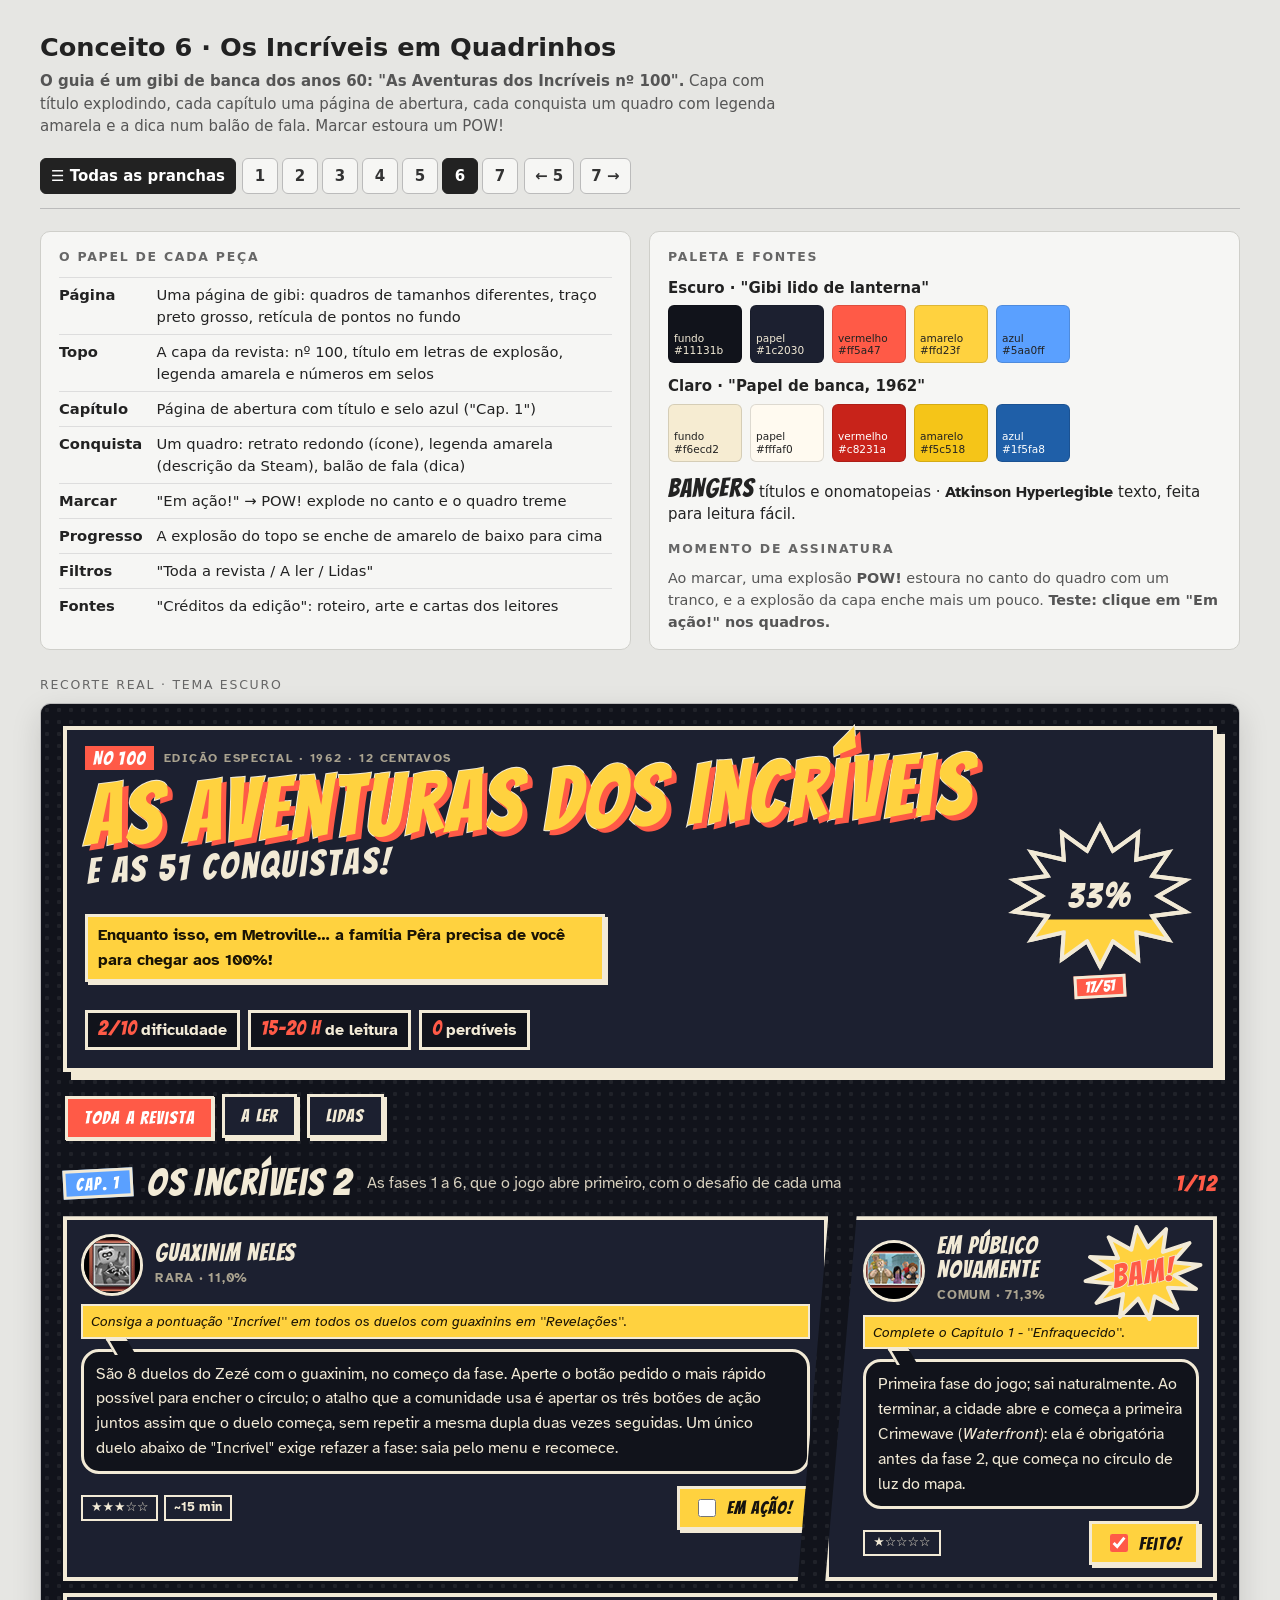
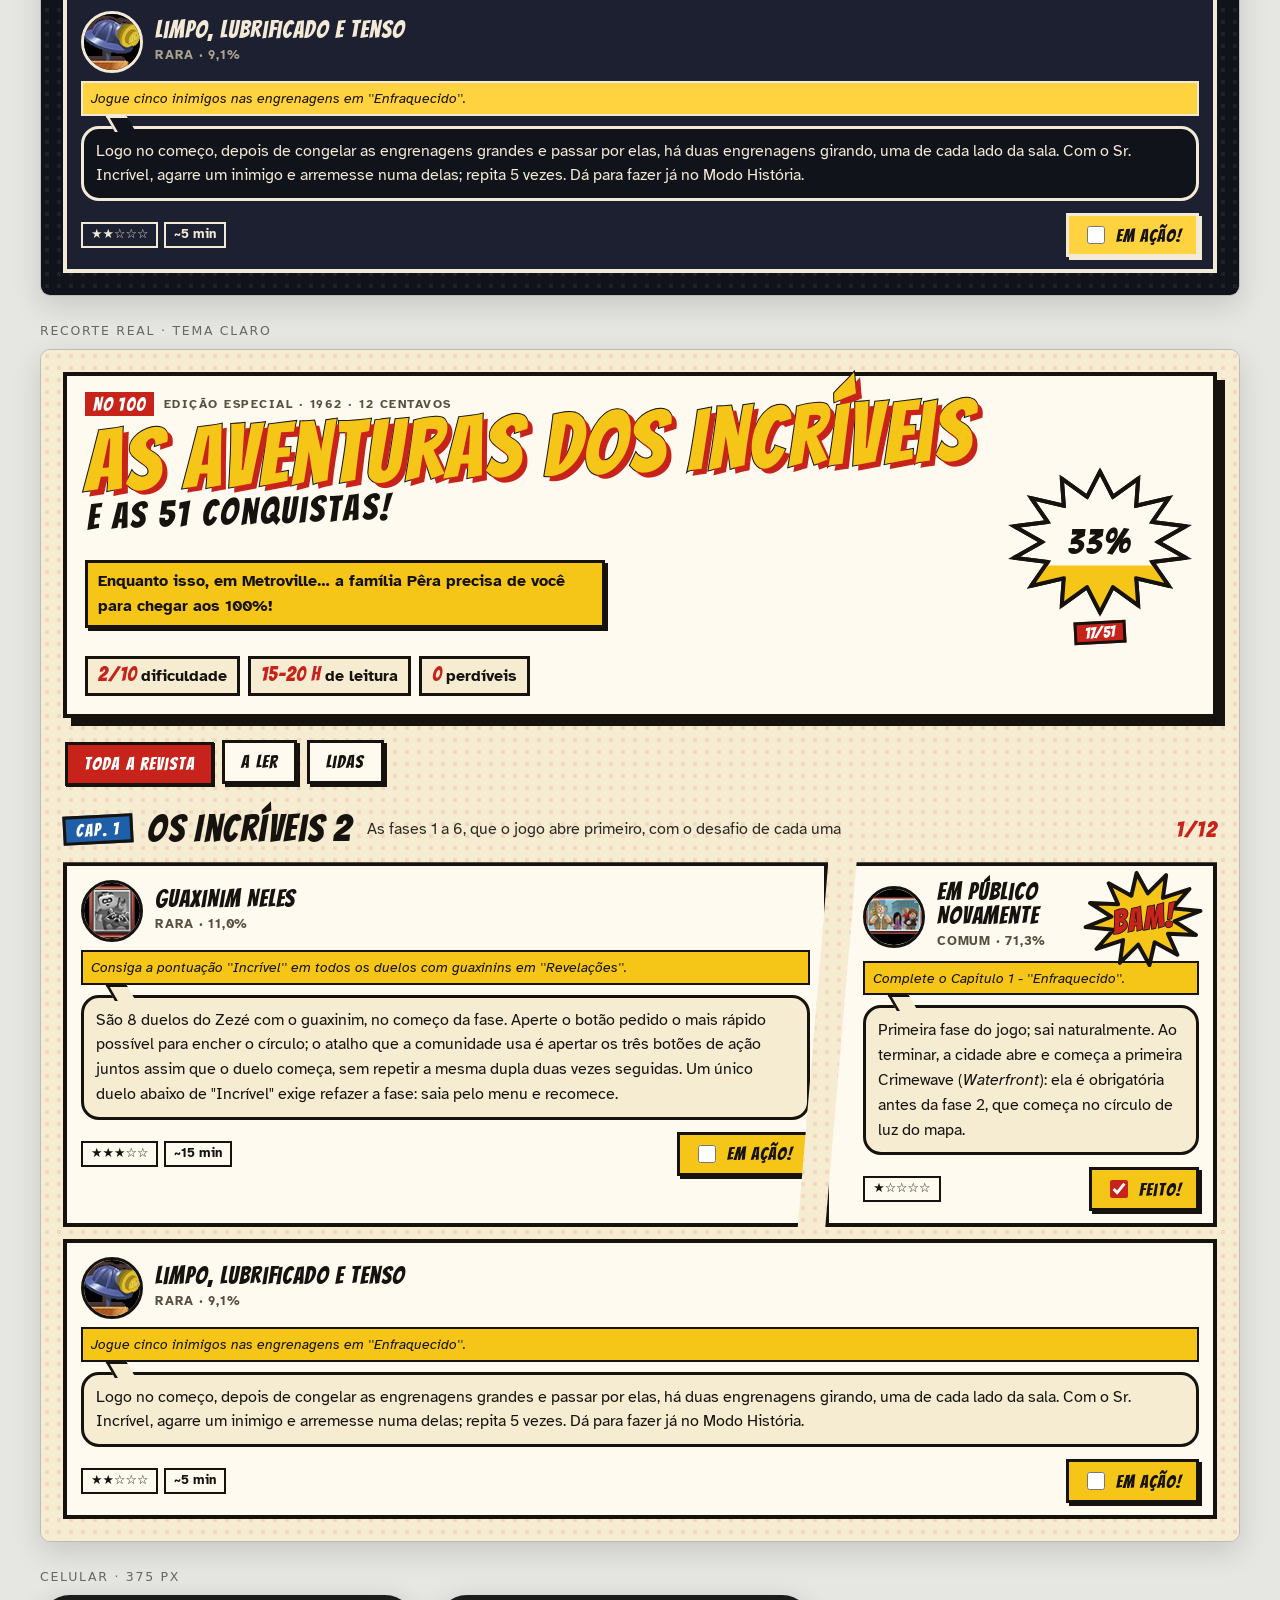
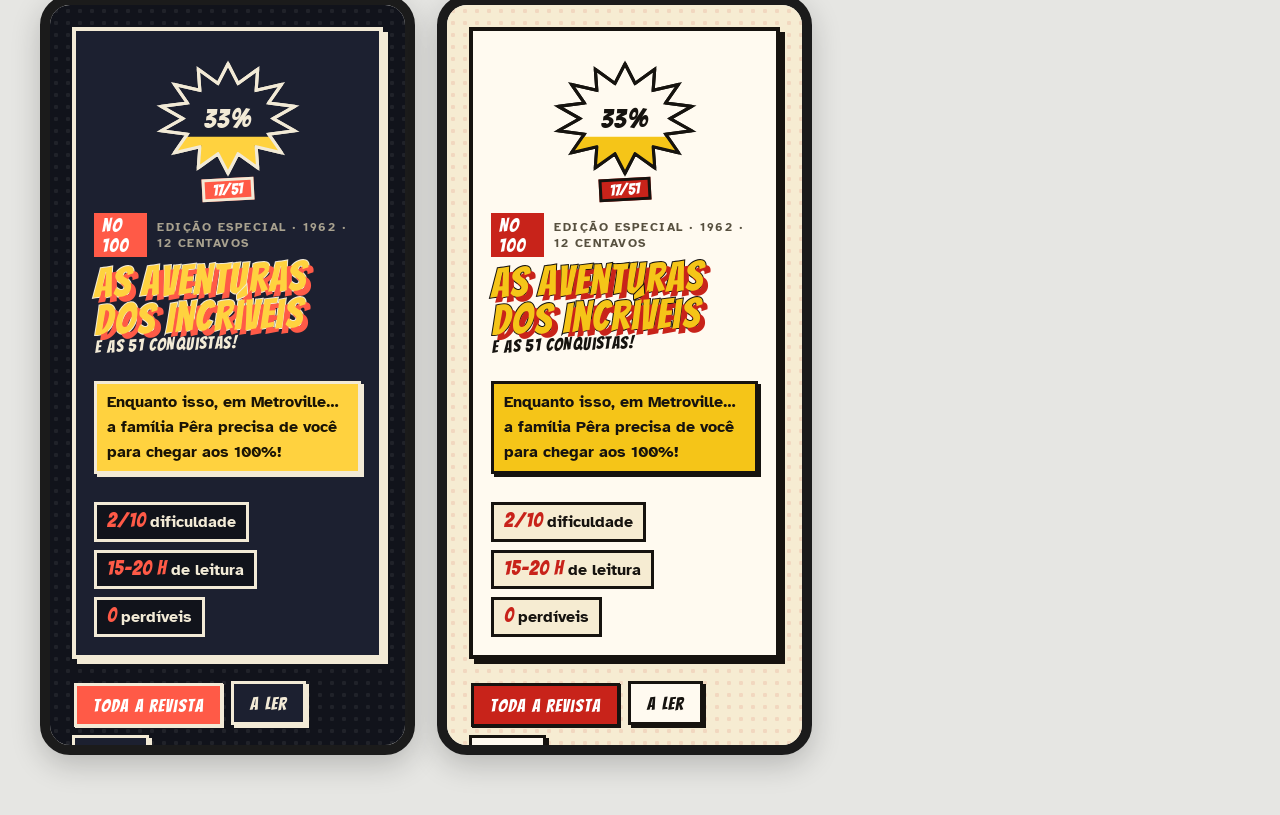
<file: docs/pranchas/conceito-6.html>
<!DOCTYPE html>
<html lang="pt-BR">
<head>
<meta charset="utf-8">
<meta name="viewport" content="width=device-width, initial-scale=1">
<title>Conceito 6 — Os Incríveis em Quadrinhos</title>
<link rel="preconnect" href="https://fonts.googleapis.com"><link rel="preconnect" href="https://fonts.gstatic.com" crossorigin>
<link href="https://fonts.googleapis.com/css2?family=Bangers&family=Atkinson+Hyperlegible:ital,wght@0,400;0,700;1,400&display=swap" rel="stylesheet">
<link rel="stylesheet" href="prancha.css">
<style>
/* ===== Conceito 6: Os Incríveis em Quadrinhos ===== */
.t-escuro{ /* "Gibi lido de lanterna" */
  --fundo:#11131b;--papel:#1c2030;--traco:#f2ead6;--texto:#f2ead6;--suave:#d6cfbd;--mudo:#a9a28f;
  --vermelho:#ff5a47;--amarelo:#ffd23f;--azul:#5aa0ff;--legenda:#ffd23f;--legenda-txt:#1a1405;--pontos:#ffffff10;
}
.t-claro{ /* "Papel de banca, 1962" */
  --fundo:#f6ecd2;--papel:#fffaf0;--traco:#16130f;--texto:#16130f;--suave:#2e2a22;--mudo:#57503f;
  --vermelho:#c8231a;--amarelo:#f5c518;--azul:#1f5fa8;--legenda:#f5c518;--legenda-txt:#16130f;--pontos:#c8231a1a;
}
.c6{background:var(--fundo);color:var(--texto);font:16px/1.55 "Atkinson Hyperlegible",system-ui,sans-serif;padding:22px;
  background-image:radial-gradient(var(--pontos) 2px,transparent 2.4px);background-size:12px 12px}
.c6 *{box-sizing:border-box}
.bang{font-family:Bangers,"Impact",sans-serif;font-weight:400;letter-spacing:.04em}
/* Capa da revista */
.c6-capa{position:relative;display:grid;grid-template-columns:minmax(0,1fr) 190px;gap:18px;background:var(--papel);border:4px solid var(--traco);padding:16px 18px 18px;box-shadow:8px 8px 0 var(--traco)}
.c6-selo-edicao{display:flex;gap:10px;align-items:center;font:700 .78rem "Atkinson Hyperlegible";letter-spacing:.12em;text-transform:uppercase;color:var(--mudo)}
.c6-selo-edicao b{background:var(--vermelho);color:#fff;padding:2px 8px;font:400 1.2rem Bangers;letter-spacing:.06em}
.c6-capa h1{font:400 clamp(2.6rem,9cqi,5.4rem)/.9 Bangers,sans-serif;letter-spacing:.03em;margin:8px 0 10px;color:var(--amarelo);-webkit-text-stroke:2px var(--traco);paint-order:stroke fill;text-shadow:5px 5px 0 var(--vermelho);transform:rotate(-2deg);transform-origin:left}
.c6-capa h1 span{display:block;color:var(--texto);-webkit-text-stroke:0;text-shadow:none;font-size:.42em;letter-spacing:.08em}
.c6-legenda{display:inline-block;background:var(--legenda);color:var(--legenda-txt);border:3px solid var(--traco);padding:6px 10px;font-weight:700;max-width:520px;box-shadow:3px 3px 0 var(--traco)}
.c6-numeros{display:flex;flex-wrap:wrap;gap:8px;margin-top:12px}
.c6-numeros span{border:3px solid var(--traco);background:var(--fundo);padding:4px 10px;font-weight:700}
.c6-numeros b{font:400 1.25rem Bangers;letter-spacing:.05em;color:var(--vermelho);margin-right:4px}
/* Medidor: a explosão do emblema enche como balão de força */
.c6-medidor{position:relative;align-self:center;justify-self:center;width:180px;aspect-ratio:1}
.c6-medidor svg{width:100%;height:100%;overflow:visible}
.c6-medidor .fundo{fill:var(--papel);stroke:var(--traco);stroke-width:4}
.c6-medidor .cheio{fill:var(--amarelo)}
.c6-medidor text{font:400 34px Bangers;fill:var(--traco);letter-spacing:.04em}
.c6-medidor small{position:absolute;bottom:-6px;left:50%;transform:translateX(-50%) rotate(-3deg);background:var(--vermelho);color:#fff;border:3px solid var(--traco);padding:0 8px;font:400 1rem Bangers;white-space:nowrap}
.c6-filtros{display:flex;flex-wrap:wrap;gap:10px;margin:22px 0 0}
.c6-filtros button{font:400 1.15rem Bangers;letter-spacing:.06em;min-height:44px;padding:0 16px;background:var(--papel);color:var(--texto);border:3px solid var(--traco);box-shadow:3px 3px 0 var(--traco);cursor:pointer}
.c6-filtros button[aria-pressed=true]{background:var(--vermelho);color:#fff;transform:translate(2px,2px);box-shadow:1px 1px 0 var(--traco)}
/* Capítulo = página de abertura (splash) */
.c6-splash{margin:26px 0 14px;display:flex;align-items:center;gap:14px;flex-wrap:wrap}
.c6-splash .n{font:400 1.1rem Bangers;letter-spacing:.08em;background:var(--azul);color:#fff;border:3px solid var(--traco);padding:2px 10px;transform:rotate(-3deg)}
.c6-splash h2{font:400 2.4rem/1 Bangers;letter-spacing:.04em;margin:0}
.c6-splash p{margin:0;flex:1 1 220px;color:var(--suave)}
.c6-splash b{font:400 1.4rem Bangers;letter-spacing:.06em;color:var(--vermelho)}
/* Quadros = conquistas, em grade de página de gibi */
.c6-pagina{display:grid;grid-template-columns:repeat(6,minmax(0,1fr));gap:12px}
.c6-quadro{position:relative;grid-column:span 3;background:var(--papel);border:4px solid var(--traco);padding:14px 14px 12px;overflow:hidden}
.c6-quadro:nth-child(1){grid-column:span 4;clip-path:polygon(0 0,100% 0,96% 100%,0 100%)}
.c6-quadro:nth-child(2){grid-column:span 2;margin-left:-4%;clip-path:polygon(8% 0,100% 0,100% 100%,0 100%);padding-left:9%}
.c6-quadro:nth-child(3){grid-column:span 6}
.c6-quadro header{display:flex;gap:12px;align-items:center;margin-bottom:8px}
.c6-quadro img{width:62px;height:62px;border-radius:50%;border:3px solid var(--traco);flex:0 0 auto}
.c6-quadro h3{font:400 1.5rem/1 Bangers;letter-spacing:.04em;margin:0}
.c6-quadro .rar{font-size:.8rem;font-weight:700;letter-spacing:.06em;text-transform:uppercase;color:var(--mudo)}
.c6-quadro .legenda{background:var(--legenda);color:var(--legenda-txt);border:2px solid var(--traco);padding:4px 8px;font-size:.9rem;font-style:italic;margin:0 0 10px}
/* A dica vem num balão de fala */
.c6-balao{position:relative;background:var(--fundo);border:3px solid var(--traco);border-radius:18px;padding:10px 12px;margin:0 0 12px}
.c6-balao::after{content:"";position:absolute;left:26px;top:-14px;width:18px;height:14px;background:var(--fundo);border-left:3px solid var(--traco);border-top:3px solid var(--traco);transform:skewX(30deg)}
.c6-quadro footer{display:flex;flex-wrap:wrap;gap:6px;align-items:center}
.c6-quadro .chip{font-weight:700;font-size:.8rem;border:2px solid var(--traco);padding:1px 8px}
.c6-acao{margin-left:auto;display:inline-flex;align-items:center;gap:8px;min-height:44px;padding:0 14px;background:var(--amarelo);color:#16130f;border:3px solid var(--traco);box-shadow:3px 3px 0 var(--traco);font:400 1.1rem Bangers;letter-spacing:.06em;cursor:pointer}
.c6-acao input{width:18px;height:18px;accent-color:var(--vermelho)}
/* Assinatura: POW! — a explosão de onomatopeia estoura no quadro concluído */
.c6-pow{position:absolute;right:10px;top:8px;width:120px;height:90px;pointer-events:none;transform:scale(0) rotate(-20deg);transition:transform .32s cubic-bezier(.3,1.8,.5,1)}
.c6-pow svg{width:100%;height:100%;overflow:visible}
.c6-pow polygon{fill:var(--amarelo);stroke:var(--traco);stroke-width:4;stroke-linejoin:round}
.c6-pow text{font:400 32px Bangers;fill:var(--vermelho);stroke:var(--traco);stroke-width:1.5;paint-order:stroke fill;letter-spacing:.04em}
.c6-quadro[data-feita] .c6-pow{transform:scale(1) rotate(-8deg)}
.c6-quadro[data-feita]{animation:c6-tremor .3s .05s}
.c6-quadro[data-feita] header{padding-right:110px}
@keyframes c6-tremor{25%{translate:-3px 2px}50%{translate:3px -2px}75%{translate:-2px 1px}}
@container (max-width:560px){
  .c6{padding:12px}
  .c6-capa{grid-template-columns:1fr;box-shadow:5px 5px 0 var(--traco)}
  .c6-medidor{width:140px;grid-row:1}
  .c6-pagina{grid-template-columns:1fr}
  .c6-quadro,.c6-quadro:nth-child(n){grid-column:auto;clip-path:none;margin-left:0;padding-left:14px}
  .c6-quadro[data-feita] header{padding-right:80px}
  .c6-pow{width:90px;height:68px}
}
@media (prefers-reduced-motion:reduce){.c6-pow{transition:none}.c6-quadro[data-feita]{animation:none}}
</style>
</head>
<body>
<div class="pr-wrap">
 <div class="pr-head">
  <div><h1>Conceito 6 · Os Incríveis em Quadrinhos</h1>
   <p><strong>O guia é um gibi de banca dos anos 60: "As Aventuras dos Incríveis nº 100".</strong> Capa com título explodindo, cada capítulo uma página de abertura, cada conquista um quadro com legenda amarela e a dica num balão de fala. Marcar estoura um POW!</p></div>
  <div class="pr-nav"><a href="conceito-5.html">← Conceito 5</a><a href="conceito-7.html">Conceito 7 →</a></div>
 </div>
 <div class="pr-grid">
  <div class="pr-box">
   <h2>O papel de cada peça</h2>
   <table>
    <tr><td>Página</td><td>Uma página de gibi: quadros de tamanhos diferentes, traço preto grosso, retícula de pontos no fundo</td></tr>
    <tr><td>Topo</td><td>A capa da revista: nº 100, título em letras de explosão, legenda amarela e números em selos</td></tr>
    <tr><td>Capítulo</td><td>Página de abertura com título e selo azul ("Cap. 1")</td></tr>
    <tr><td>Conquista</td><td>Um quadro: retrato redondo (ícone), legenda amarela (descrição da Steam), balão de fala (dica)</td></tr>
    <tr><td>Marcar</td><td>"Em ação!" → POW! explode no canto e o quadro treme</td></tr>
    <tr><td>Progresso</td><td>A explosão do topo se enche de amarelo de baixo para cima</td></tr>
    <tr><td>Filtros</td><td>"Toda a revista / A ler / Lidas"</td></tr>
    <tr><td>Fontes</td><td>"Créditos da edição": roteiro, arte e cartas dos leitores</td></tr>
   </table>
  </div>
  <div class="pr-box">
   <h2>Paleta e fontes</h2>
   <b>Escuro · "Gibi lido de lanterna"</b>
   <div class="pr-sw"><span style="background:#11131b;color:#f2ead6">fundo #11131b</span><span style="background:#1c2030;color:#f2ead6">papel #1c2030</span><span style="background:#ff5a47">vermelho #ff5a47</span><span style="background:#ffd23f">amarelo #ffd23f</span><span style="background:#5aa0ff">azul #5aa0ff</span></div>
   <b>Claro · "Papel de banca, 1962"</b>
   <div class="pr-sw"><span style="background:#f6ecd2">fundo #f6ecd2</span><span style="background:#fffaf0">papel #fffaf0</span><span style="background:#c8231a;color:#fff">vermelho #c8231a</span><span style="background:#f5c518">amarelo #f5c518</span><span style="background:#1f5fa8;color:#fff">azul #1f5fa8</span></div>
   <p style="margin:0"><span style="font:400 1.6rem Bangers;letter-spacing:.04em">Bangers</span> títulos e onomatopeias · <span style="font:700 1rem 'Atkinson Hyperlegible'">Atkinson Hyperlegible</span> texto, feita para leitura fácil.</p>
   <h2 style="margin-top:14px">Momento de assinatura</h2>
   <p class="pr-note" style="margin:0">Ao marcar, uma explosão <b>POW!</b> estoura no canto do quadro com um tranco, e a explosão da capa enche mais um pouco. <b>Teste: clique em "Em ação!" nos quadros.</b></p>
  </div>
 </div>
 <div class="pr-label">Recorte real · tema escuro</div>
 <div class="pr-frame"><div class="c6 t-escuro" data-quadro></div></div>
 <div class="pr-label">Recorte real · tema claro</div>
 <div class="pr-frame"><div class="c6 t-claro" data-quadro></div></div>
 <div class="pr-label">Celular · 375 px</div>
 <div class="pr-phones">
  <div class="pr-phone"><div class="c6 t-escuro" data-quadro></div></div>
  <div class="pr-phone"><div class="c6 t-claro" data-quadro></div></div>
 </div>
</div>
<script src="dados.js"></script>
<script src="prancha.js"></script>
<script>
(async () => {
// Explosão (estrela de 14 pontas) usada no medidor e no POW!
const estrela = (cx, cy, r1, r2, n = 14) => Array.from({ length: n * 2 }, (_, i) => {
  const r = i % 2 ? r2 : r1, a = Math.PI * i / n - Math.PI / 2;
  return `${(cx + r * Math.cos(a)).toFixed(1)},${(cy + r * Math.sin(a) * .8).toFixed(1)}`;
}).join(' ');
const POW = ['POW!', 'BAM!', 'ZAP!'];
const render = vm => `
<section class="c6-capa">
 <div>
  <div class="c6-selo-edicao"><b>Nº 100</b> Edição especial · 1962 · 12 centavos</div>
  <h1>As Aventuras dos Incríveis<span>e as ${vm.total} conquistas!</span></h1>
  <p class="c6-legenda">Enquanto isso, em Metroville… a família Pêra precisa de você para chegar aos 100%!</p>
  <div class="c6-numeros"><span><b>${vm.overview.difficulty}/10</b>dificuldade</span><span><b>${vm.overview.hours}</b>de leitura</span><span><b>0</b>perdíveis</span></div>
 </div>
 <div class="c6-medidor" aria-label="Progresso">
  <svg viewBox="0 0 180 180"><defs><clipPath id="enche-${Math.random().toString(36).slice(2, 7)}"><rect x="0" width="180" data-enche></rect></clipPath></defs>
   <polygon class="fundo" points="${estrela(90, 92, 88, 58)}"/>
   <polygon class="cheio" points="${estrela(90, 92, 85, 55)}" data-cheio/>
   <polygon points="${estrela(90, 92, 88, 58)}" fill="none" stroke="var(--traco)" stroke-width="4" stroke-linejoin="round"/>
   <text x="90" y="104" text-anchor="middle" data-pct></text></svg>
  <small data-feitas></small>
 </div>
</section>
<div class="c6-filtros"><button aria-pressed="true">Toda a revista</button><button aria-pressed="false">A ler</button><button aria-pressed="false">Lidas</button></div>
<header class="c6-splash"><span class="n">Cap. ${vm.capitulo.n}</span><h2>${vm.capitulo.titulo}</h2><p>${vm.capitulo.subtitulo}</p><b>1/${vm.capitulo.total}</b></header>
<div class="c6-pagina">
 ${vm.cards.map((c, i) => `<article class="c6-quadro" data-card${c.feita ? ' data-feita' : ''}>
   <span class="c6-pow" aria-hidden="true"><svg viewBox="0 0 120 90"><polygon points="${estrela(60, 45, 58, 32, 12)}"/><text x="60" y="56" text-anchor="middle">${POW[i % 3]}</text></svg></span>
   <header><img src="${c.icone}" alt=""><div><h3>${c.nome}</h3><span class="rar">${c.raridade.rotulo} · ${c.raridade.pct}</span></div></header>
   <p class="legenda">${c.desc}</p>
   <p class="c6-balao">${c.dica}</p>
   <footer>${c.dificuldade ? `<span class="chip">${'★'.repeat(c.dificuldade)}${'☆'.repeat(5 - c.dificuldade)}</span>` : ''}${c.tempo ? `<span class="chip">${c.tempo}</span>` : ''}
    <label class="c6-acao"><input type="checkbox" aria-label="Marcar ${c.nome}"> <span data-rot>${c.feita ? 'Feito!' : 'Em ação!'}</span></label></footer>
  </article>`).join('')}
</div>`;
await montar({ render, capitulo: 'incredibles-2', ids: ['CHAPTER09_ALL8INCREDIBLE', 'COMPLETE_CHAPTER07', 'CHAPTER07_THROWENEMIESINGEARS'], feitas: ['COMPLETE_CHAPTER07'] });
document.querySelectorAll('[data-quadro]').forEach(q => {
  const clip = q.querySelector('clipPath'), rect = clip.querySelector('rect');
  q.querySelector('[data-cheio]').setAttribute('clip-path', `url(#${clip.id})`);
  const set = p => { rect.setAttribute('y', 162 - 140 * p); rect.setAttribute('height', 140 * p + 20); };   // a estrela ocupa y 22–162
  q.addEventListener('progresso', e => set(e.detail));
  set(+getComputedStyle(q).getPropertyValue('--g-progresso') || 0);
  q.querySelectorAll('[data-card] input').forEach(inp => inp.addEventListener('change', () => {
    inp.closest('[data-card]').querySelector('[data-rot]').textContent = inp.checked ? 'Feito!' : 'Em ação!';
  }));
});
})();
</script>
</body>
</html>
</file>
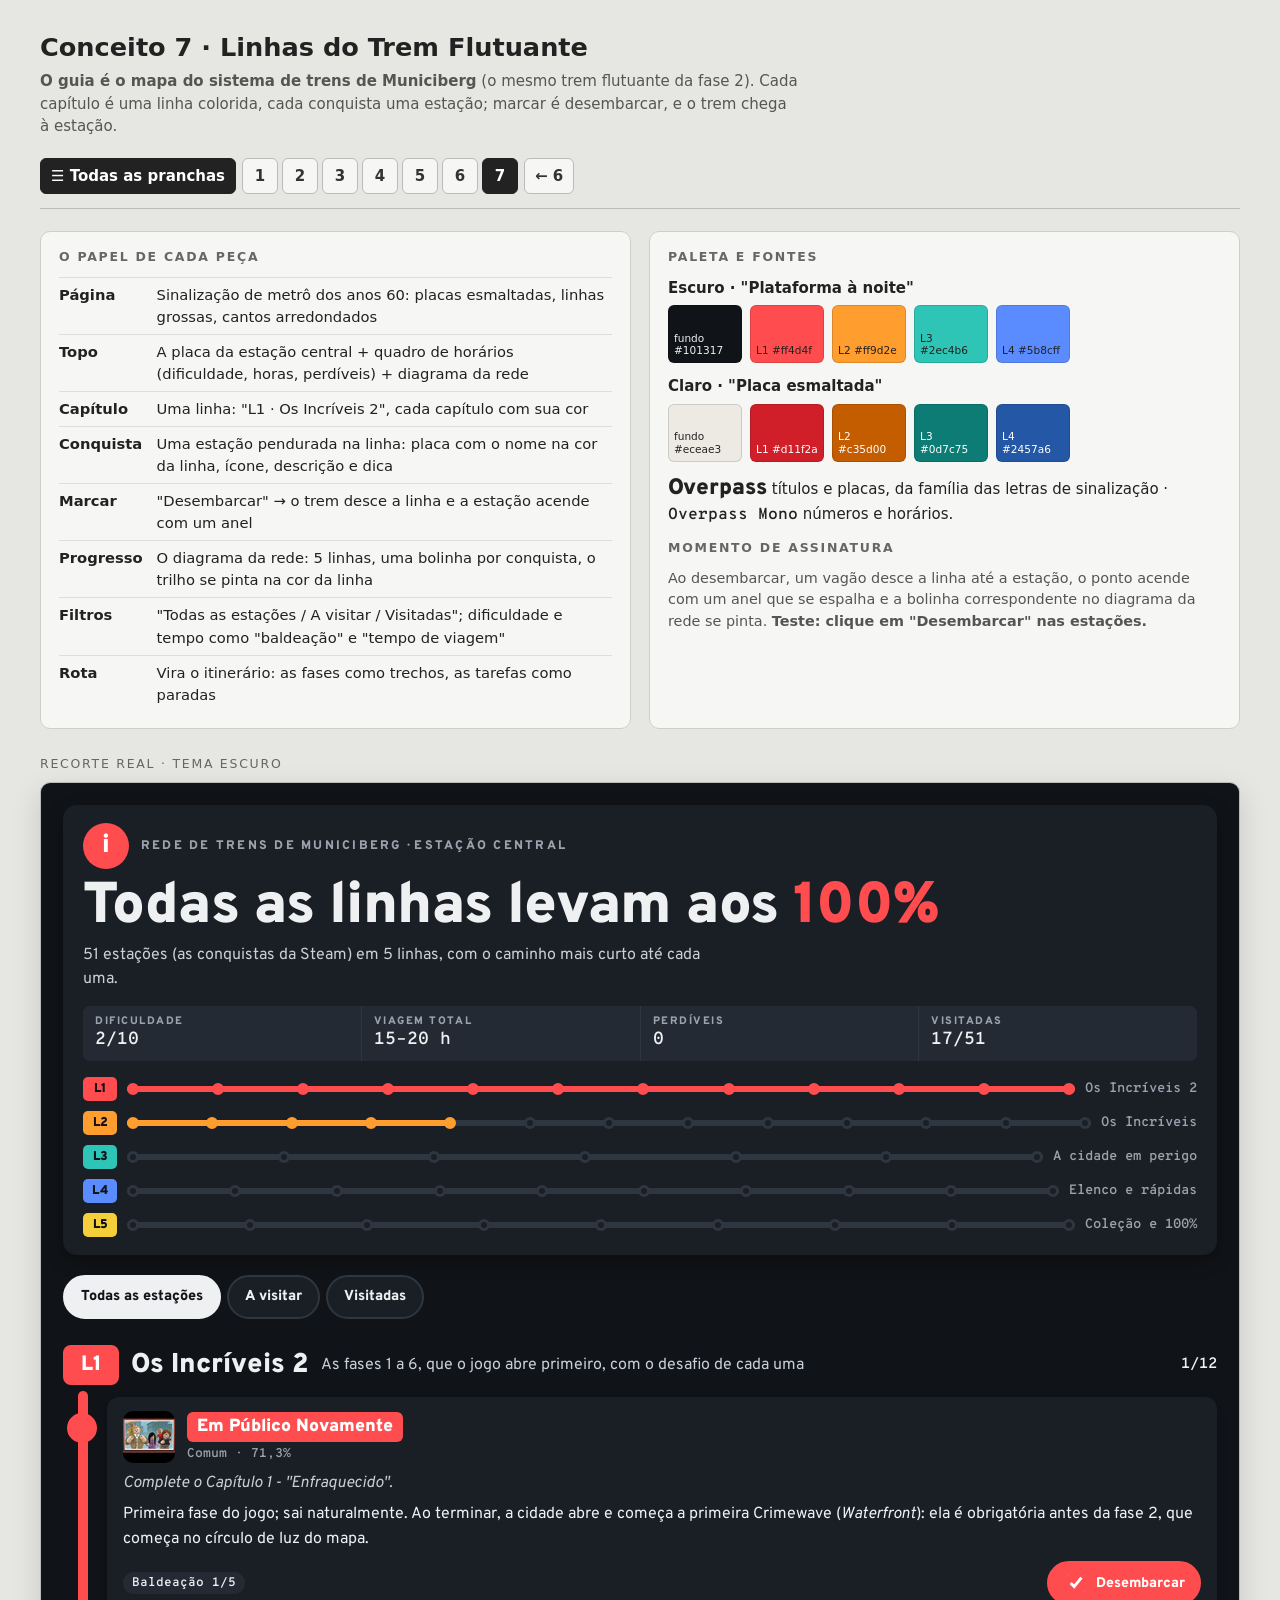
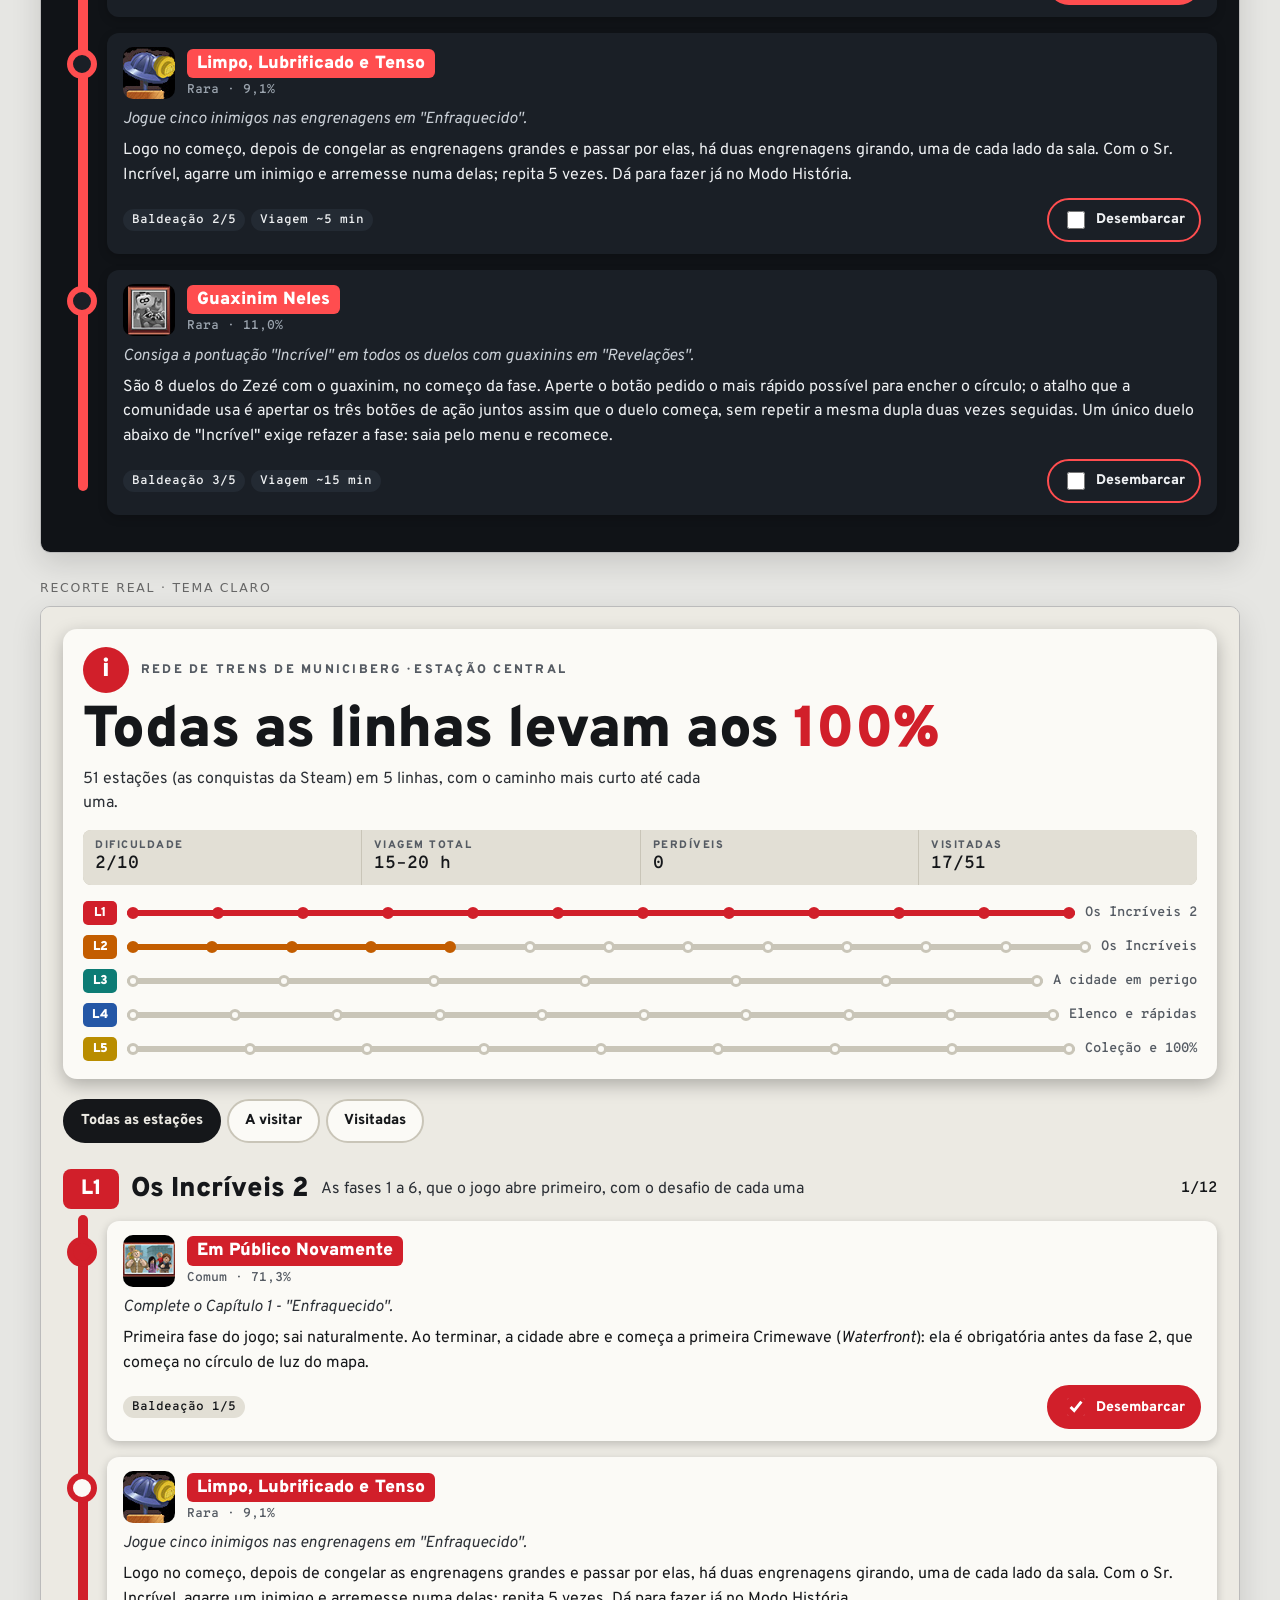
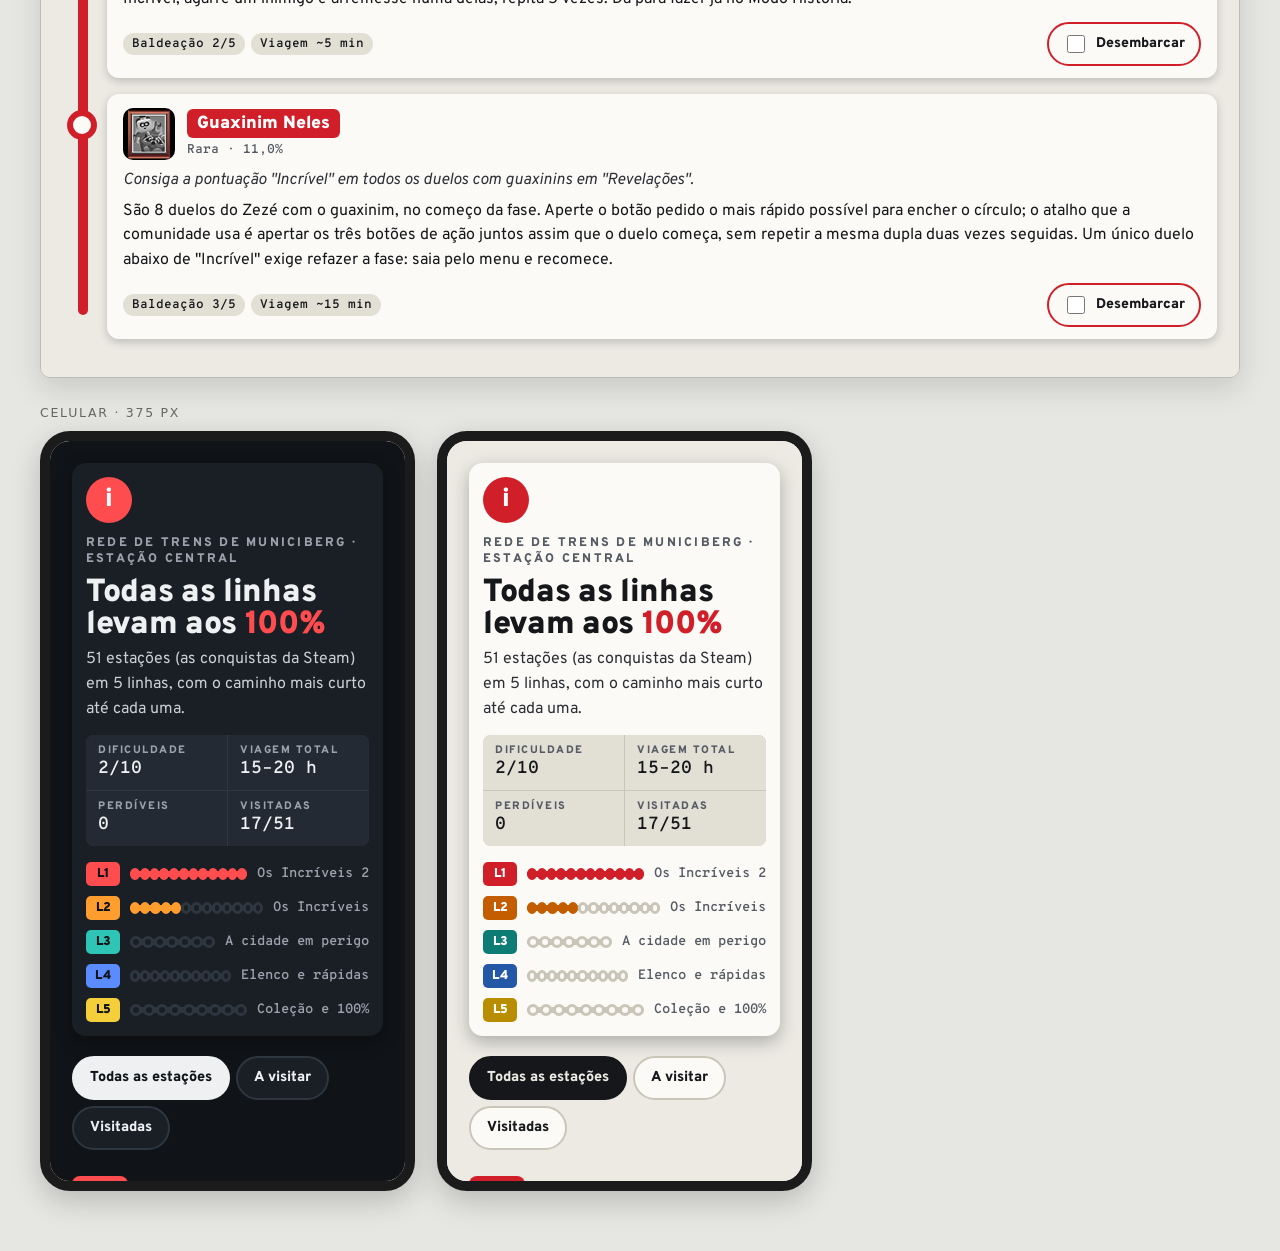
<file: docs/pranchas/conceito-7.html>
<!DOCTYPE html>
<html lang="pt-BR">
<head>
<meta charset="utf-8">
<meta name="viewport" content="width=device-width, initial-scale=1">
<title>Conceito 7 — Linhas do Trem Flutuante</title>
<link rel="preconnect" href="https://fonts.googleapis.com"><link rel="preconnect" href="https://fonts.gstatic.com" crossorigin>
<link href="https://fonts.googleapis.com/css2?family=Overpass:ital,wght@0,400;0,600;0,800;0,900;1,400&family=Overpass+Mono:wght@600&display=swap" rel="stylesheet">
<link rel="stylesheet" href="prancha.css">
<style>
/* ===== Conceito 7: Linhas do Trem Flutuante ===== */
.t-escuro{ /* "Plataforma à noite" */
  --fundo:#101317;--placa:#1a1f26;--placa2:#232a33;--linha-fundo:#2e3640;--texto:#eef0f2;--suave:#c9cfd6;--mudo:#9aa3ad;
  --l1:#ff4d4f;--l2:#ff9d2e;--l3:#2ec4b6;--l4:#5b8cff;--l5:#f4cf3a;--placa-txt:#101317;
}
.t-claro{ /* "Placa esmaltada" */
  --fundo:#eceae3;--placa:#fbfaf6;--placa2:#e2dfd5;--linha-fundo:#c9c5b8;--texto:#15171a;--suave:#2c3036;--mudo:#555b63;
  --l1:#d11f2a;--l2:#c35d00;--l3:#0d7c75;--l4:#2457a6;--l5:#b98d00;--placa-txt:#ffffff;
}
.c7{background:var(--fundo);color:var(--texto);font:16px/1.55 Overpass,system-ui,sans-serif;padding:22px}
.c7 *{box-sizing:border-box}
/* Topo: placa da estação + diagrama da rede */
.c7-placa{background:var(--placa);border-radius:14px;padding:18px 20px;box-shadow:0 6px 18px #0004}
.c7-placa-topo{display:flex;align-items:center;gap:12px;flex-wrap:wrap}
.c7-logo{width:46px;height:46px;border-radius:50%;background:var(--l1);color:#fff;display:grid;place-items:center;font:900 1.6rem/1 Overpass;flex:0 0 auto}
.c7-placa-topo small{font:800 .78rem Overpass;letter-spacing:.18em;text-transform:uppercase;color:var(--mudo)}
.c7-placa h1{font:900 clamp(2rem,6.6cqi,3.6rem)/1 Overpass;letter-spacing:-.01em;margin:10px 0 6px}
.c7-placa h1 em{font-style:normal;color:var(--l1)}
.c7-placa p{margin:0;color:var(--suave);max-width:620px}
.c7-quadro-horarios{display:grid;grid-template-columns:repeat(4,minmax(0,1fr));gap:1px;background:var(--linha-fundo);border-radius:8px;overflow:hidden;margin-top:14px}
.c7-quadro-horarios div{background:var(--placa2);padding:8px 12px}
.c7-quadro-horarios small{display:block;font:800 .68rem Overpass;letter-spacing:.14em;text-transform:uppercase;color:var(--mudo)}
.c7-quadro-horarios b{font:600 1.1rem "Overpass Mono",monospace}
/* Diagrama da rede = progresso (uma linha por capítulo, uma estação por conquista) */
.c7-rede{margin-top:16px;display:grid;gap:10px}
.c7-rede-linha{display:grid;grid-template-columns:34px minmax(0,1fr) auto;gap:10px;align-items:center}
.c7-rede-linha .tag{width:34px;height:24px;border-radius:5px;background:var(--cor);color:var(--placa-txt);display:grid;place-items:center;font:900 .8rem Overpass}
.t-escuro .c7-rede-linha .tag{color:#101317}
.c7-trilho{position:relative;height:14px;display:flex;justify-content:space-between;align-items:center}
.c7-trilho::before{content:"";position:absolute;left:0;right:0;top:50%;height:6px;margin-top:-3px;border-radius:3px;background:var(--linha-fundo)}
.c7-trilho::after{content:"";position:absolute;left:0;top:50%;height:6px;margin-top:-3px;border-radius:3px;background:var(--cor);width:calc(var(--p,0)*100%);transition:width .4s}
.c7-trilho i{position:relative;z-index:1;width:12px;height:12px;border-radius:50%;background:var(--placa);border:3px solid var(--linha-fundo)}
.c7-trilho i[data-on]{border-color:var(--cor);background:var(--cor)}
.c7-rede-linha b{font:600 .85rem "Overpass Mono",monospace;color:var(--mudo);white-space:nowrap}
.c7-filtros{display:flex;flex-wrap:wrap;gap:6px;margin:20px 0 0}
.c7-filtros button{font:800 .9rem Overpass;min-height:44px;padding:0 16px;border-radius:22px;background:var(--placa);color:var(--texto);border:2px solid var(--linha-fundo);cursor:pointer}
.c7-filtros button[aria-pressed=true]{background:var(--texto);color:var(--fundo);border-color:var(--texto)}
/* Capítulo = uma linha do trem */
.c7-linha{--cor:var(--l1);margin-top:26px}
.c7-linha>header{display:flex;align-items:center;gap:12px;flex-wrap:wrap;margin-bottom:6px}
.c7-linha .tag-grande{min-width:56px;height:40px;padding:0 10px;border-radius:8px;background:var(--cor);color:#fff;display:grid;place-items:center;font:900 1.3rem Overpass}
.c7-linha h2{font:900 1.7rem/1.05 Overpass;margin:0}
.c7-linha header p{margin:0;color:var(--suave);flex:1 1 220px}
.c7-linha header b{font:600 .95rem "Overpass Mono",monospace}
/* Estações = conquistas, penduradas na linha vertical */
.c7-estacoes{position:relative;list-style:none;margin:0;padding:6px 0 0 44px}
.c7-estacoes::before{content:"";position:absolute;left:15px;top:0;bottom:24px;width:10px;border-radius:5px;background:var(--cor)}
.c7-estacao{position:relative;margin:0 0 16px}
.c7-ponto{position:absolute;left:-40px;top:16px;width:30px;height:30px;border-radius:50%;background:var(--placa);border:6px solid var(--cor);transition:background .25s}
.c7-cartao{background:var(--placa);border-radius:12px;padding:14px 16px 12px;box-shadow:0 3px 10px #0003}
.c7-cartao header{display:flex;align-items:center;gap:12px;margin-bottom:8px}
.c7-cartao img{width:52px;height:52px;border-radius:10px;flex:0 0 auto}
.c7-nome{display:inline-block;background:var(--cor);color:#fff;font:900 1.1rem/1.2 Overpass;padding:4px 10px;border-radius:6px}
.c7-cartao .rar{display:block;font:600 .8rem "Overpass Mono",monospace;color:var(--mudo);margin-top:4px}
.c7-cartao .desc{margin:0 0 6px;font-style:italic;color:var(--suave)}
.c7-cartao .dica{margin:0}
.c7-cartao footer{display:flex;flex-wrap:wrap;gap:6px;align-items:center;margin-top:10px}
.c7-cartao .chip{font:600 .78rem "Overpass Mono",monospace;background:var(--placa2);padding:3px 9px;border-radius:12px}
.c7-desembarque{margin-left:auto;display:inline-flex;align-items:center;gap:8px;min-height:44px;padding:0 14px;border-radius:22px;border:2px solid var(--cor);font:800 .88rem Overpass;cursor:pointer}
.c7-desembarque input{width:18px;height:18px;accent-color:var(--cor)}
/* Assinatura: o trem chega na estação — o vagão desliza pela linha até o ponto, que acende com um anel */
.c7-trem{position:absolute;left:-44px;top:-30px;width:38px;height:22px;border-radius:11px 11px 6px 6px;background:var(--texto);opacity:0;pointer-events:none}
.c7-trem::before{content:"";position:absolute;left:6px;right:6px;top:5px;height:6px;border-radius:3px;background:var(--cor)}
.c7-estacao[data-feita] .c7-trem{animation:c7-chega .6s cubic-bezier(.3,.9,.4,1) forwards}
@keyframes c7-chega{0%{top:-60px;opacity:1}80%{top:20px;opacity:1}100%{top:20px;opacity:0}}
.c7-estacao[data-feita] .c7-ponto{background:var(--cor);box-shadow:0 0 0 0 var(--cor);animation:c7-anel .8s .45s ease-out}
@keyframes c7-anel{from{box-shadow:0 0 0 0 var(--cor)}to{box-shadow:0 0 0 16px transparent}}
.c7-estacao[data-feita] .c7-desembarque{background:var(--cor);color:#fff}
@container (max-width:560px){
  .c7{padding:12px}
  .c7-placa{padding:14px}
  .c7-quadro-horarios{grid-template-columns:1fr 1fr}
  .c7-estacoes{padding-left:36px}
  .c7-estacoes::before{left:11px;width:8px}
  .c7-ponto{left:-33px;width:26px;height:26px;border-width:5px}
  .c7-trem{left:-38px}
}
@media (prefers-reduced-motion:reduce){.c7-estacao[data-feita] .c7-trem{animation:none}.c7-estacao[data-feita] .c7-ponto{animation:none}}
</style>
</head>
<body>
<div class="pr-wrap">
 <div class="pr-head">
  <div><h1>Conceito 7 · Linhas do Trem Flutuante</h1>
   <p><strong>O guia é o mapa do sistema de trens de Municiberg</strong> (o mesmo trem flutuante da fase 2). Cada capítulo é uma linha colorida, cada conquista uma estação; marcar é desembarcar, e o trem chega à estação.</p></div>
  <div class="pr-nav"><a href="conceito-5.html">← Conceito 5</a><a href="conceito-6.html">← Conceito 6</a></div>
 </div>
 <div class="pr-grid">
  <div class="pr-box">
   <h2>O papel de cada peça</h2>
   <table>
    <tr><td>Página</td><td>Sinalização de metrô dos anos 60: placas esmaltadas, linhas grossas, cantos arredondados</td></tr>
    <tr><td>Topo</td><td>A placa da estação central + quadro de horários (dificuldade, horas, perdíveis) + diagrama da rede</td></tr>
    <tr><td>Capítulo</td><td>Uma linha: "L1 · Os Incríveis 2", cada capítulo com sua cor</td></tr>
    <tr><td>Conquista</td><td>Uma estação pendurada na linha: placa com o nome na cor da linha, ícone, descrição e dica</td></tr>
    <tr><td>Marcar</td><td>"Desembarcar" → o trem desce a linha e a estação acende com um anel</td></tr>
    <tr><td>Progresso</td><td>O diagrama da rede: 5 linhas, uma bolinha por conquista, o trilho se pinta na cor da linha</td></tr>
    <tr><td>Filtros</td><td>"Todas as estações / A visitar / Visitadas"; dificuldade e tempo como "baldeação" e "tempo de viagem"</td></tr>
    <tr><td>Rota</td><td>Vira o itinerário: as fases como trechos, as tarefas como paradas</td></tr>
   </table>
  </div>
  <div class="pr-box">
   <h2>Paleta e fontes</h2>
   <b>Escuro · "Plataforma à noite"</b>
   <div class="pr-sw"><span style="background:#101317;color:#eef0f2">fundo #101317</span><span style="background:#ff4d4f">L1 #ff4d4f</span><span style="background:#ff9d2e">L2 #ff9d2e</span><span style="background:#2ec4b6">L3 #2ec4b6</span><span style="background:#5b8cff">L4 #5b8cff</span></div>
   <b>Claro · "Placa esmaltada"</b>
   <div class="pr-sw"><span style="background:#eceae3">fundo #eceae3</span><span style="background:#d11f2a;color:#fff">L1 #d11f2a</span><span style="background:#c35d00;color:#fff">L2 #c35d00</span><span style="background:#0d7c75;color:#fff">L3 #0d7c75</span><span style="background:#2457a6;color:#fff">L4 #2457a6</span></div>
   <p style="margin:0"><span style="font:900 1.4rem Overpass">Overpass</span> títulos e placas, da família das letras de sinalização · <span style="font:600 1rem 'Overpass Mono'">Overpass Mono</span> números e horários.</p>
   <h2 style="margin-top:14px">Momento de assinatura</h2>
   <p class="pr-note" style="margin:0">Ao desembarcar, um vagão desce a linha até a estação, o ponto acende com um anel que se espalha e a bolinha correspondente no diagrama da rede se pinta. <b>Teste: clique em "Desembarcar" nas estações.</b></p>
  </div>
 </div>
 <div class="pr-label">Recorte real · tema escuro</div>
 <div class="pr-frame"><div class="c7 t-escuro" data-quadro></div></div>
 <div class="pr-label">Recorte real · tema claro</div>
 <div class="pr-frame"><div class="c7 t-claro" data-quadro></div></div>
 <div class="pr-label">Celular · 375 px</div>
 <div class="pr-phones">
  <div class="pr-phone"><div class="c7 t-escuro" data-quadro></div></div>
  <div class="pr-phone"><div class="c7 t-claro" data-quadro></div></div>
 </div>
</div>
<script src="dados.js"></script>
<script src="prancha.js"></script>
<script>
(async () => {
const CORES = ['var(--l1)', 'var(--l2)', 'var(--l3)', 'var(--l4)', 'var(--l5)'];
const caps = window.PRANCHA_DADOS.chapters;
const render = vm => `
<section class="c7-placa">
 <div class="c7-placa-topo"><span class="c7-logo">i</span><small>Rede de Trens de Municiberg · Estação Central</small></div>
 <h1>Todas as linhas levam aos <em>100%</em></h1>
 <p>${vm.total} estações (as conquistas da Steam) em ${vm.nCapitulos} linhas, com o caminho mais curto até cada uma.</p>
 <div class="c7-quadro-horarios"><div><small>Dificuldade</small><b>${vm.overview.difficulty}/10</b></div><div><small>Viagem total</small><b>${vm.overview.hours}</b></div><div><small>Perdíveis</small><b>0</b></div><div><small>Visitadas</small><b data-feitas></b></div></div>
 <div class="c7-rede" data-rede>${caps.map((c, i) => `<div class="c7-rede-linha" style="--cor:${CORES[i]}"><span class="tag">L${i + 1}</span><div class="c7-trilho">${c.achievements.map(() => '<i></i>').join('')}</div><b>${c.title}</b></div>`).join('')}</div>
</section>
<div class="c7-filtros"><button aria-pressed="true">Todas as estações</button><button aria-pressed="false">A visitar</button><button aria-pressed="false">Visitadas</button></div>
<section class="c7-linha" style="--cor:${CORES[vm.capitulo.n - 1]}">
 <header><span class="tag-grande">L${vm.capitulo.n}</span><h2>${vm.capitulo.titulo}</h2><p>${vm.capitulo.subtitulo}</p><b>1/${vm.capitulo.total}</b></header>
 <ol class="c7-estacoes">
 ${vm.cards.map(c => `<li class="c7-estacao" data-card${c.feita ? ' data-feita' : ''}>
   <span class="c7-trem" aria-hidden="true"></span><span class="c7-ponto" aria-hidden="true"></span>
   <div class="c7-cartao">
    <header><img src="${c.icone}" alt=""><div><span class="c7-nome">${c.nome}</span><span class="rar">${c.raridade.rotulo} · ${c.raridade.pct}</span></div></header>
    <p class="desc">${c.desc}</p><p class="dica">${c.dica}</p>
    <footer>${c.dificuldade ? `<span class="chip">Baldeação ${c.dificuldade}/5</span>` : ''}${c.tempo ? `<span class="chip">Viagem ${c.tempo}</span>` : ''}
     <label class="c7-desembarque"><input type="checkbox" aria-label="Desembarcar em ${c.nome}"> Desembarcar</label></footer>
   </div>
  </li>`).join('')}
 </ol>
</section>`;
await montar({ render, capitulo: 'incredibles-2', ids: ['COMPLETE_CHAPTER07', 'CHAPTER07_THROWENEMIESINGEARS', 'CHAPTER09_ALL8INCREDIBLE'], feitas: ['COMPLETE_CHAPTER07'] });
// Diagrama: espalha o progresso de exemplo pelas linhas, da primeira à última
document.querySelectorAll('[data-quadro]').forEach(q => {
  const set = p => {
    let n = Math.round(p * 51);
    q.querySelectorAll('[data-rede] .c7-rede-linha').forEach(l => {
      const pts = [...l.querySelectorAll('i')], k = Math.min(n, pts.length); n -= k;
      pts.forEach((el, i) => el.toggleAttribute('data-on', i < k));
      l.querySelector('.c7-trilho').style.setProperty('--p', pts.length > 1 ? Math.max(0, k - 1) / (pts.length - 1) : 0);
    });
  };
  q.addEventListener('progresso', e => set(e.detail));
  set(+getComputedStyle(q).getPropertyValue('--g-progresso') || 0);
});
})();
</script>
</body>
</html>
</file>
<file: assets/motor/motor.css>
/* MOTOR — o mínimo FUNCIONAL que todo guia precisa, igual em todos. Não edite por jogo.
   Nada de cor, fonte, forma ou layout aqui: isso é do tema (assets/tema/tema.css).
   O tema pode sobrescrever a aparência de qualquer coisa abaixo, mas não o comportamento. */

[hidden]{display:none!important}

/* Grupos recolhidos (capítulos e etapas): o corpo some; o cabeçalho continua clicável */
[data-recolhido] [data-g="corpo"]{display:none}

/* Spoilers: borrados até o visitante pedir (botão [data-g="spoilers"] liga data-spoilers no <html>) */
[data-g-spoiler]{filter:blur(6px);user-select:none;transition:filter .2s}
:root[data-spoilers] [data-g-spoiler],[data-g-spoiler]:focus-within{filter:none;user-select:auto}

/* Acessibilidade */
.g-pular{position:absolute;left:-9999px;top:8px;z-index:100}
.g-pular:focus{left:12px}
.g-sr{position:absolute!important;width:1px;height:1px;padding:0;margin:-1px;overflow:hidden;clip:rect(0,0,0,0);white-space:nowrap;border:0}
:focus-visible{outline:2px solid currentColor;outline-offset:3px}
html{overflow-x:clip}
body{overflow-x:clip}

/* Destaque ao pular para um item (o tema pode redesenhar a animação g-flash) */
.g-flash{animation:g-flash 1.2s ease}
@keyframes g-flash{30%{outline:3px solid currentColor;outline-offset:4px}}

/* Aviso rápido (exportar/importar) e erro de carregamento */
.g-toast{position:fixed;left:50%;bottom:calc(20px + env(safe-area-inset-bottom));transform:translateX(-50%);z-index:100;padding:10px 16px;border-radius:8px;background:#111;color:#fff;font:15px/1.4 system-ui,sans-serif;box-shadow:0 8px 24px #0006}
.g-erro{padding:40px 16px;text-align:center}
.g-erro strong{display:block;margin-bottom:6px}

/* Menos movimento para quem pede */
@media (prefers-reduced-motion:reduce){
  *,*:before,*:after{animation-duration:.01ms!important;animation-iteration-count:1!important;transition-duration:.01ms!important;scroll-behavior:auto!important}
}

/* Impressão: tudo aberto, spoilers visíveis, sem botões. O tema escolhe as cores da impressão. */
@media print{
  [data-recolhido] [data-g="corpo"]{display:block!important}
  [data-g-spoiler]{filter:none!important}
  [data-g="topo"] nav,[data-g="abrir-menu"],[data-g="alternar-tema"],[data-g="menu-mais"],[data-g="busca"],[data-g="proxima"],.g-toast{display:none!important}
}
</file>
<file: assets/tema/tema.css>
/* TEMA "Gazeta de Metroville" — LEGO The Incredibles.
   O jornal da cidade em 1962 cobrindo a volta dos Supers: primeira página, cadernos, matérias em colunas, pauta da redação.
   Escuro "Edição da madrugada" · Claro "Banca de jornal". Direção de arte: docs/direcao-de-arte.md. */

/* ================================================================ tokens */
:root,[data-theme="dark"]{ /* Edição da madrugada */
  --mesa:#121416;--papel:#1d2024;--papel2:#262a30;--fio:#4a505a;--fio-forte:#ece6d8;
  --tinta:#ece6d8;--suave:#d2cbbb;--mudo:#a9a291;
  --vermelho:#ff6a52;--vermelho-fundo:#c8321f;--mostarda:#e7b54d;--azul:#86b6e8;--verde:#9bcf7c;
  --reticula:#ffffff12;--sombra:#0009;
  color-scheme:dark;
}
[data-theme="light"]{ /* Banca de jornal */
  --mesa:#ddd5c4;--papel:#f3eee2;--papel2:#e8e1d1;--fio:#8c8476;--fio-forte:#1b1917;
  --tinta:#1b1917;--suave:#34302b;--mudo:#5b544a;
  --vermelho:#b0241a;--vermelho-fundo:#b0241a;--mostarda:#7f580c;--azul:#1f5590;--verde:#3a6a2a;
  --reticula:#00000014;--sombra:#4a3a2033;
  color-scheme:light;
}
:root{
  --f-gotica:UnifrakturCook,"Old English Text MT",serif;
  --f-manchete:"Abril Fatface",Georgia,serif;
  --f-texto:Newsreader,Georgia,"Times New Roman",serif;
  --largura:1120px;
}

/* ================================================================ base */
*,*::before,*::after{box-sizing:border-box}
html{background:var(--mesa);scroll-padding-top:64px}
body{margin:0;background:var(--mesa);color:var(--tinta);font:17px/1.6 var(--f-texto);-webkit-text-size-adjust:100%}
a{color:inherit;text-decoration-color:var(--vermelho);text-decoration-thickness:1.5px;text-underline-offset:3px}
a:hover{color:var(--vermelho)}
h1,h2,h3{margin:0;font-weight:400}
p{margin:0}
img{max-width:100%}
button,input,summary{font:inherit;color:inherit}
:focus-visible{outline:3px solid var(--mostarda);outline-offset:3px}
.g-pular{background:var(--vermelho-fundo);color:#fff;padding:10px 16px}
.gz-banca{max-width:var(--largura);margin:0 auto;padding:14px 10px 40px}
.gz-jornal{background-color:var(--papel);padding:14px 14px 28px;box-shadow:0 10px 30px var(--sombra);
  background-image:radial-gradient(var(--reticula) 1px,transparent 1.3px);background-size:5px 5px}
.gz-versal{font:800 .74rem/1.4 var(--f-texto);letter-spacing:.16em;text-transform:uppercase}

/* botões comuns: caixas de texto finas, como etiquetas do jornal */
.gz-btn,.gz-filtros button,.gz-mais summary,.gz-mais-lista button{
  display:inline-flex;align-items:center;justify-content:center;gap:6px;min-height:44px;padding:0 14px;cursor:pointer;
  font:700 .82rem/1.2 var(--f-texto);letter-spacing:.1em;text-transform:uppercase;background:transparent;color:var(--tinta);border:1px solid var(--fio-forte);border-radius:0;text-decoration:none}
.gz-btn:hover,.gz-filtros button:hover,.gz-mais summary:hover{background:var(--papel2);color:var(--tinta)}
.gz-btn-forte{background:var(--vermelho-fundo);border-color:var(--vermelho-fundo);color:#fff}
.gz-btn-forte:hover{background:var(--vermelho-fundo);color:#fff;filter:brightness(1.08)}
.gz-filtros button[aria-pressed="true"],[data-g="ocultar-feitas"][aria-pressed="true"],.gz-mais-lista button[aria-pressed="true"]{background:var(--tinta);color:var(--papel)}

/* ================================================================ topo (casca): a orelha do jornal */
.gz-topo{position:sticky;top:0;z-index:20;background:var(--mesa);border-bottom:3px double var(--fio-forte)}
.gz-barra{max-width:var(--largura);margin:0 auto;padding:6px 14px;display:flex;align-items:center;gap:8px;flex-wrap:wrap}
.gz-marca{display:inline-flex;align-items:baseline;gap:6px;min-height:44px;align-items:center;margin-right:auto;text-decoration:none}
.gz-gotica{font:700 1.55rem/1 var(--f-gotica)}
.gz-marca-sub{font:italic .9rem var(--f-texto);color:var(--suave)}
.gz-nav{display:none;width:100%;flex-direction:column;gap:4px;padding:4px 0 6px}
.gz-nav[data-aberto]{display:flex}
.gz-nav a{display:flex;align-items:center;min-height:44px;padding:0 12px;font:700 .85rem var(--f-texto);letter-spacing:.12em;text-transform:uppercase;text-decoration:none;border-top:1px solid var(--fio)}
.gz-nav a[aria-current="page"]{color:var(--vermelho)}
.gz-btn-menu,.gz-btn-tema{padding:0 10px}
.gz-edicao-noite{display:none}
[data-theme="light"] .gz-edicao-dia{display:none}
[data-theme="light"] .gz-edicao-noite{display:inline}
[data-theme="dark"] .gz-edicao-dia{display:inline}
.gz-edicao-dia,.gz-edicao-noite{font-size:.74rem}
@media (max-width:420px){.gz-marca-sub{display:none}}
@media (max-width:759px){.gz-so-largo{display:none}}
@media (min-width:760px){
  .gz-btn-menu{display:none}
  .gz-nav{display:flex;width:auto;flex-direction:row;gap:0;padding:0}
  .gz-nav a{border-top:0;border-left:1px solid var(--fio)}
  .gz-nav a:first-child{border-left:0}
}

/* ================================================================ cabeçalho do jornal */
.gz-cabecalho{text-align:center}
.gz-linha{display:flex;justify-content:space-between;gap:6px 12px;flex-wrap:wrap;border-bottom:1px solid var(--fio-forte);padding-bottom:6px;color:var(--suave)}
.gz-nome{font:700 clamp(2.5rem,10vw,5.6rem)/1.05 var(--f-gotica);margin:10px 0 0}
.gz-lema{font:italic .95rem var(--f-texto);color:var(--mudo);margin:2px 0 8px}
.gz-faixa{display:flex;justify-content:space-between;gap:4px 12px;flex-wrap:wrap;border-top:3px double var(--fio-forte);border-bottom:3px double var(--fio-forte);padding:5px 0;text-align:left}
.gz-faixa b{color:var(--vermelho);font-weight:800}

/* ================================================================ capa: manchete + tiragem */
.gz-capa{display:grid;gap:18px;margin-top:16px;padding-bottom:18px;border-bottom:1px solid var(--fio-forte)}
.gz-kicker{color:var(--vermelho)}
.gz-capa h1{font:400 clamp(2.1rem,8vw,4.4rem)/1 var(--f-manchete);margin:6px 0 10px}
.gz-capa h1 em{font-style:normal;color:var(--vermelho)}
.gz-sutia{font:italic 1.15rem/1.45 var(--f-texto);color:var(--suave);margin-bottom:10px}
.gz-texto-capa{margin-bottom:12px}
.gz-texto-capa::first-letter{font:400 3.1em/.8 var(--f-manchete);float:left;margin:6px 8px 0 0;color:var(--vermelho)}
.gz-capa-pe{display:flex;flex-wrap:wrap;align-items:center;gap:10px 16px}
.gz-leve{color:var(--mudo);font-size:.84rem}
.gz-quadro{border:2px solid var(--fio-forte);padding:12px;align-self:start;background:var(--papel)}
.gz-quadro>small{display:block;color:var(--mudo)}
.gz-quadro-num{display:block;font:400 3.2rem/1 var(--f-manchete);margin:4px 0}
.gz-tiragem{display:flex;flex-wrap:wrap;gap:6px 8px;margin:8px 0 6px}
.gz-tiragem-grupo{display:flex;gap:2px}
.gz-tiragem a{display:block;width:11px;height:26px;background:var(--fio);opacity:.45;transition:background .2s,opacity .2s}
.gz-tiragem a:hover{opacity:1}
.gz-tiragem a[data-on]{background:var(--vermelho);opacity:1}
.gz-raridades{display:flex;flex-wrap:wrap;gap:2px 12px;font-size:.85rem;color:var(--mudo)}
.gz-raridades b{color:var(--suave);font-weight:600}
.gz-raridades:empty{display:none}
.gz-ficha{display:grid;grid-template-columns:auto minmax(0,1fr);gap:3px 12px;margin:10px 0 0;padding-top:10px;border-top:1px solid var(--fio);font-size:.92rem}
.gz-ficha dt{color:var(--mudo)}
.gz-ficha dd{margin:0;font-weight:600}
.gz-resumo{margin-top:10px;padding-top:10px;border-top:1px solid var(--fio);font-size:.95rem;color:var(--suave)}
@media (min-width:860px){.gz-capa{grid-template-columns:minmax(0,2fr) minmax(0,1fr);gap:26px}}

/* ================================================================ editorial (roteiro) */
.gz-secao{margin-top:22px}
.gz-secao>h2,.gz-anexo>h2,.gz-anexo-b>h2{display:flex;align-items:baseline;gap:10px;flex-wrap:wrap;border-top:6px solid var(--fio-forte);border-bottom:1px solid var(--fio-forte);padding:6px 0 8px;font:400 1.8rem/1.05 var(--f-manchete)}
.gz-secao>h2 .gz-versal,.gz-anexo h2 .gz-versal{color:var(--vermelho)}
.gz-editorial{list-style:none;margin:12px 0 0;padding:0;columns:1;column-gap:28px;column-rule:1px solid var(--fio)}
.gz-editorial li{break-inside:avoid;display:grid;grid-template-columns:40px minmax(0,1fr);gap:10px;padding-bottom:14px}
.gz-editorial-n{font:400 2.4rem/1 var(--f-manchete);color:var(--vermelho);text-align:center}
.gz-editorial h3{font:800 1.02rem/1.25 var(--f-texto);margin-bottom:2px}
.gz-editorial p{color:var(--suave)}
@media (min-width:700px){.gz-editorial{columns:2}}
@media (min-width:1000px){.gz-editorial{columns:3}}

/* ================================================================ ferramentas */
.gz-ferramentas{display:flex;flex-wrap:wrap;gap:8px;align-items:center;margin-top:22px;padding:10px 0;border-top:1px solid var(--fio-forte);border-bottom:1px solid var(--fio-forte)}
.gz-filtros{display:flex;width:100%}
.gz-filtros button{flex:1 1 auto;padding:0 8px;margin-left:-1px}
.gz-filtros button:first-child{margin-left:0}
.gz-busca{flex:1 1 200px;min-width:0;min-height:44px;padding:0 12px;background:var(--papel);border:1px solid var(--fio-forte);border-radius:0;font:italic 1rem var(--f-texto);color:var(--tinta)}
.gz-busca::placeholder{color:var(--mudo)}
.gz-mais{position:relative}
.gz-mais summary{list-style:none}
.gz-mais summary::-webkit-details-marker{display:none}
.gz-mais summary::after{content:"▾"}
.gz-mais-lista{position:absolute;right:0;top:calc(100% + 6px);z-index:30;display:grid;gap:6px;min-width:230px;padding:10px;background:var(--papel);border:2px solid var(--fio-forte);box-shadow:0 10px 24px var(--sombra)}
.gz-mais-lista button{justify-content:flex-start}
@media (min-width:760px){
  .gz-ferramentas{position:sticky;top:57px;z-index:10;background:var(--papel)}
  .gz-filtros{width:auto}.gz-filtros button{flex:0 0 auto;padding:0 14px}
}
.gz-vazio{margin:24px 0;padding:18px;border:1px dashed var(--fio-forte);text-align:center;font-style:italic;color:var(--suave)}

/* ================================================================ caderno = capítulo */
.gz-cadernos{display:grid;gap:30px;margin-top:24px}
.gz-caderno-cab{display:grid;grid-template-columns:minmax(0,1fr) auto;gap:2px 12px;align-items:center;border-top:6px solid var(--fio-forte);border-bottom:1px solid var(--fio-forte);padding:8px 0 10px;cursor:pointer}
.gz-caderno-n{grid-column:1;justify-self:start;background:var(--vermelho-fundo);color:#fff;font:800 .74rem var(--f-texto);letter-spacing:.16em;text-transform:uppercase;padding:3px 8px}
.gz-caderno-cab h2{grid-column:1;font:400 clamp(1.7rem,6vw,2.4rem)/1.02 var(--f-manchete);margin-top:4px}
.gz-caderno-cab p{grid-column:1;font-style:italic;color:var(--suave)}
.gz-caderno-cont{grid-column:1;font-size:.88rem;color:var(--mudo)}
.gz-caderno-cont b{color:var(--tinta)}
.gz-seta{grid-column:2;grid-row:1 / span 4;width:36px;height:36px;border:1px solid var(--fio-forte);border-radius:50%;position:relative}
.gz-seta::after{content:"";position:absolute;left:12px;top:10px;width:9px;height:9px;border-right:2px solid var(--tinta);border-bottom:2px solid var(--tinta);transform:rotate(45deg);transition:transform .2s}
[data-recolhido] .gz-seta::after{transform:rotate(-45deg);left:10px;top:12px}
.gz-caderno[data-completo] .gz-caderno-n::after{content:" · fechado";}
.gz-nota{margin:12px 0 0;padding:8px 12px;border-left:3px solid var(--vermelho);background:var(--papel2);font-size:.95rem;color:var(--suave)}
.gz-nota b{color:var(--tinta)}

/* matérias em colunas de jornal, com fio entre elas */
.gz-colunas{columns:1;column-gap:30px;column-rule:1px solid var(--fio);margin-top:12px}
@media (min-width:700px){.gz-colunas{columns:2}}
@media (min-width:1040px){.gz-colunas{columns:3}}

/* ================================================================ matéria = conquista */
.gz-materia{position:relative;break-inside:avoid;padding:6px 0 18px;margin-bottom:16px;border-bottom:1px solid var(--fio)}
.gz-chapeu{font:800 .72rem/1.3 var(--f-texto);letter-spacing:.14em;text-transform:uppercase;color:var(--vermelho)}
[data-raridade="common"] .gz-chapeu,[data-raridade="uncommon"] .gz-chapeu{color:var(--mostarda)}
.gz-titulo{font:400 1.5rem/1.06 var(--f-manchete);margin:4px 0 8px}
.gz-foto{position:relative;float:right;width:104px;margin:4px 0 8px 14px;border:1px solid var(--fio-forte);background:var(--mesa);overflow:hidden}
.gz-foto img{display:block;width:100%;height:auto;aspect-ratio:1;object-fit:cover;filter:grayscale(1) contrast(1.25)}
.gz-foto::after{content:"";position:absolute;inset:0 0 22px;background:radial-gradient(#000 .9px,transparent 1.3px) 0 0/4px 4px;mix-blend-mode:screen;opacity:.35;transition:opacity .6s;pointer-events:none}
.gz-foto figcaption{font:italic .68rem var(--f-texto);color:var(--mudo);padding:1px 5px;border-top:1px solid var(--fio)}
.gz-linha-fina{font:italic 1rem/1.45 var(--f-texto);color:var(--suave);margin-bottom:8px}
.gz-prazo{color:var(--vermelho);font-weight:600;margin-bottom:6px}
.gz-corpo{hyphens:auto;-webkit-hyphens:auto}
.gz-corpo::first-letter{font:400 2.7em/.8 var(--f-manchete);float:left;margin:6px 6px 0 0;color:var(--vermelho)}
.gz-ref{margin-top:6px;font-size:.92rem}
.gz-ref b{font-weight:800;font-size:.78rem;letter-spacing:.1em;text-transform:uppercase;color:var(--mudo)}
.gz-pe{clear:both;display:flex;flex-wrap:wrap;gap:4px 12px;align-items:center;margin-top:10px;font-size:.84rem;color:var(--mudo)}
.gz-publicar{margin-left:auto;display:inline-flex;align-items:center;gap:8px;min-height:44px;padding:0 12px;border:1px solid var(--fio-forte);font:800 .76rem var(--f-texto);letter-spacing:.14em;text-transform:uppercase;color:var(--tinta);cursor:pointer}
.gz-publicar input{width:20px;height:20px;margin:0;accent-color:var(--vermelho-fundo)}
.gz-pub-b{display:none}
[data-feita] .gz-pub-a{display:none}
[data-feita] .gz-pub-b{display:inline}
[data-feita] .gz-publicar{background:var(--vermelho-fundo);border-color:var(--vermelho-fundo);color:#fff}
.gz-agencias{margin-top:8px;font-size:.8rem;color:var(--mudo)}
/* Assinatura: EXTRA! — a faixa vermelha desce no topo da matéria e a foto sai da retícula para a cor */
.gz-extra{height:0;overflow:hidden;background:var(--vermelho-fundo);color:#fff;font:400 1rem/28px var(--f-manchete);letter-spacing:.14em;text-transform:uppercase;text-align:center;white-space:nowrap}
.gz-anima .gz-extra{transition:height .28s cubic-bezier(.3,1.5,.6,1),margin .28s}
[data-feita] .gz-extra{height:28px;margin-bottom:8px}
[data-feita] .gz-foto img{filter:none}
[data-feita] .gz-foto::after{opacity:0}
/* A primeira matéria de cada caderno é a principal: atravessa as colunas, com foto ao lado */
@media (min-width:700px){
  .gz-colunas>.gz-materia:first-child{column-span:all;display:grid;grid-template-columns:minmax(0,1fr) 200px;column-gap:26px;align-content:start}
  .gz-colunas>.gz-materia:first-child>*{grid-column:1}
  .gz-colunas>.gz-materia:first-child>.gz-foto{grid-column:2;grid-row:2 / span 6;float:none;width:auto;margin:4px 0 0;align-self:start}
  .gz-colunas>.gz-materia:first-child>.gz-extra{grid-column:1 / -1}
  .gz-colunas>.gz-materia:first-child .gz-titulo{font-size:2.2rem}
}

/* ================================================================ agências e apuração (fontes) */
.gz-anexo{margin-top:30px}
.gz-lista-agencias{margin:12px 0 0;padding:0 0 0 22px;columns:1;column-gap:30px;column-rule:1px solid var(--fio);font-size:.92rem}
.gz-lista-agencias li{break-inside:avoid;margin-bottom:10px;color:var(--suave)}
.gz-lista-agencias strong{color:var(--tinta)}
.gz-lista-agencias small,.gz-lista-apurar small{color:var(--mudo)}
.gz-anexo-b{margin-top:26px}
.gz-lista-apurar{margin:12px 0 0;padding:0;list-style:none;display:grid;gap:10px}
.gz-lista-apurar li{padding-left:22px;position:relative;color:var(--suave)}
.gz-lista-apurar li::before{content:"?";position:absolute;left:0;top:0;font:400 1.1rem/1.3 var(--f-manchete);color:var(--vermelho)}
@media (min-width:860px){.gz-lista-agencias{columns:2}}

/* ================================================================ rodapé */
.gz-rodape{max-width:var(--largura);margin:0 auto;padding:22px 16px 36px;color:var(--mudo);font-size:.84rem;display:grid;gap:6px;text-align:center}
.gz-rodape-fim{font-style:italic;color:var(--suave)}

/* ================================================================ rota: a pauta da redação */
.gz-classificados{display:grid;grid-template-columns:repeat(3,minmax(0,1fr));gap:6px;margin-top:8px}
.gz-anuncio{display:flex;flex-direction:column;align-items:flex-start;gap:0;min-height:56px;padding:6px 8px;text-align:left;cursor:pointer;background:transparent;color:var(--suave);border:1px solid var(--fio)}
.gz-anuncio b{font:400 1.15rem/1.1 var(--f-manchete);color:var(--tinta)}
.gz-anuncio small{font-size:.74rem;line-height:1.25}
.gz-anuncio[data-aceso]{background:var(--vermelho-fundo);border-color:var(--vermelho-fundo);color:#fff}
.gz-anuncio[data-aceso] b{color:#fff}
.gz-anuncio[data-selecionado]{outline:2px solid var(--mostarda);outline-offset:2px}
.gz-marco-detalhe{margin-top:8px;font-size:.92rem;color:var(--suave);min-height:1.6em}
.gz-obtido{color:var(--vermelho);font-weight:800}
@media (min-width:600px){.gz-classificados{grid-template-columns:repeat(4,minmax(0,1fr))}}
@media (min-width:1000px){.gz-classificados{grid-template-columns:repeat(6,minmax(0,1fr))}}

.gz-fluxo{list-style:none;margin:12px 0 0;padding:0;display:grid;gap:12px}
.gz-fluxo li{display:grid;gap:6px}
.gz-fluxo .gz-etq{justify-self:start}
.gz-fluxo p{color:var(--suave)}
.gz-legenda{display:flex;flex-wrap:wrap;gap:8px 18px;margin-top:14px;color:var(--suave);font-size:.92rem}
.gz-nota-leve{margin-top:10px;color:var(--mudo);font-size:.88rem;font-style:italic}
@media (min-width:760px){.gz-fluxo{grid-template-columns:repeat(3,1fr);gap:24px}}

.gz-etqs{display:flex;flex-wrap:wrap;gap:6px;margin:4px 0 0 34px}
.gz-etq{display:inline-flex;align-items:center;font:700 .74rem/1.3 var(--f-texto);letter-spacing:.06em;text-transform:uppercase;border:1px solid var(--fio);padding:2px 7px;text-decoration:none;color:var(--suave)}
.gz-etq[data-papel="danger"],.gz-etq[data-papel="special"]{color:var(--vermelho);border-color:var(--vermelho)}
.gz-etq[data-papel="special"]{background:var(--vermelho-fundo);border-color:var(--vermelho-fundo);color:#fff}
.gz-etq[data-papel="info"]{color:var(--azul);border-color:var(--azul)}
.gz-etq[data-papel="ok"]{color:var(--verde);border-color:var(--verde)}
.gz-etq[data-papel="warm"],.gz-etq[data-papel="accent"]{color:var(--mostarda);border-color:var(--mostarda)}
.gz-etq-materia{text-transform:none;letter-spacing:0;font-weight:600;font-style:italic}

/* abas e índice */
.gz-abas{display:flex;gap:0;margin-top:24px;border-bottom:3px double var(--fio-forte)}
.gz-aba{display:inline-flex;align-items:center;gap:8px;min-height:44px;padding:0 16px;font:700 .85rem var(--f-texto);letter-spacing:.12em;text-transform:uppercase;text-decoration:none;color:var(--mudo);border:1px solid transparent;border-bottom:0}
.gz-aba[aria-selected="true"]{color:var(--tinta);border-color:var(--fio-forte);background:var(--papel2)}
.gz-aba span{font-weight:600;letter-spacing:0}
.gz-mapa-caixa{width:100%}
.gz-indice{display:flex;align-items:center;gap:4px}
.gz-indice-rot{font:800 .72rem var(--f-texto);letter-spacing:.14em;text-transform:uppercase;color:var(--mudo);margin-right:6px}
.gz-indice-n{position:relative;flex:1;min-height:44px;cursor:pointer;overflow:hidden;font:400 1.1rem var(--f-manchete);color:var(--tinta);background:transparent;border:1px solid var(--fio)}
.gz-indice-n::before{content:"";position:absolute;left:0;right:0;bottom:0;height:calc(var(--g-progresso,0)*100%);background:var(--papel2);transition:height .3s}
.gz-indice-n span{position:relative}
.gz-indice-n[data-completo]{background:var(--vermelho-fundo);border-color:var(--vermelho-fundo);color:#fff}
.gz-indice-n[data-completo]::before{display:none}
.gz-indice-n[data-atual]{outline:2px solid var(--mostarda);outline-offset:2px}
.gz-painel .gz-ferramentas{margin-top:0;border-top:0}

/* pauta = etapa */
.gz-pautas{display:grid;gap:22px;margin-top:20px}
.gz-pauta{position:relative;border-top:4px solid var(--fio-forte)}
.gz-pauta-cab{display:grid;grid-template-columns:auto minmax(0,1fr) auto;gap:4px 12px;align-items:center;padding:10px 0;cursor:pointer;border-bottom:1px solid var(--fio)}
.gz-pauta-cab>.gz-pauta-n{grid-column:1;grid-row:1 / span 3;align-self:start}
.gz-pauta-cab>div{grid-column:2;grid-row:1}
.gz-pauta-cab>.gz-pauta-tag{grid-column:2;grid-row:2;justify-self:start}
.gz-pauta-cab>.gz-pauta-cont{grid-column:2;grid-row:3}
.gz-pauta-cab>.gz-seta{grid-column:3;grid-row:1 / span 3}
.gz-pauta-n{display:grid;justify-items:center;font:800 .64rem/1 var(--f-texto);letter-spacing:.14em;text-transform:uppercase;color:var(--mudo)}
.gz-pauta-n b{font:400 2.2rem/1 var(--f-manchete);color:var(--vermelho);letter-spacing:0}
.gz-pauta-cab h3{font:400 1.5rem/1.05 var(--f-manchete)}
.gz-pauta-cab p{font-style:italic;color:var(--suave)}
.gz-pauta-tag{font:800 .7rem var(--f-texto);letter-spacing:.14em;text-transform:uppercase;border:1px solid var(--vermelho);color:var(--vermelho);padding:1px 6px}
.gz-pauta-cont{font:700 .92rem var(--f-texto)}
.gz-pauta-corpo{padding:0 0 6px}
.gz-pauta-corpo .gz-nota{margin:12px 0}
.gz-fechada{position:absolute;top:-4px;right:0;height:0;overflow:hidden;background:var(--vermelho-fundo);color:#fff;font:400 .9rem/24px var(--f-manchete);letter-spacing:.14em;text-transform:uppercase;padding:0 10px}
.gz-anima .gz-fechada{transition:height .25s cubic-bezier(.3,1.5,.6,1)}
.gz-pauta[data-completo] .gz-fechada{height:24px}
@media (min-width:760px){
  .gz-pauta-cab{grid-template-columns:64px minmax(0,1fr) auto auto auto}
  .gz-pauta-cab>.gz-pauta-n{grid-row:1;align-self:center}
  .gz-pauta-cab>.gz-pauta-tag{grid-column:3;grid-row:1}
  .gz-pauta-cab>.gz-pauta-cont{grid-column:4;grid-row:1}
  .gz-pauta-cab>.gz-seta{grid-column:5;grid-row:1}
  .gz-pauta-corpo{padding-left:76px}
}

/* tarefa = item da pauta */
.gz-item{padding:8px 0 10px;border-bottom:1px dotted var(--fio)}
.gz-item:last-child{border-bottom:0}
.gz-item-cab{display:flex;align-items:flex-start;gap:12px;min-height:44px;padding-top:8px;cursor:pointer}
.gz-item-cab input{flex:0 0 auto;width:22px;height:22px;margin:2px 0 0;accent-color:var(--vermelho-fundo)}
.gz-item-tit{font-weight:600;font-size:1.02rem}
.gz-item[data-feita] .gz-item-tit{text-decoration:line-through;text-decoration-color:var(--vermelho);text-decoration-thickness:2px;color:var(--mudo)}
.gz-como{margin:4px 0 0 34px}
.gz-como summary{display:inline-flex;align-items:center;min-height:36px;cursor:pointer;font:800 .74rem var(--f-texto);letter-spacing:.14em;text-transform:uppercase;color:var(--vermelho)}
.gz-como>div{display:grid;gap:6px;padding:2px 0 6px;color:var(--suave)}
.gz-divisor{padding:12px 0}
.gz-divisor h2{font:400 1.9rem var(--f-manchete)}

.gz-tabela{width:100%;border-collapse:collapse;font-size:.94rem;margin-top:10px}
.gz-tabela th{text-align:left;font:800 .72rem var(--f-texto);letter-spacing:.14em;text-transform:uppercase;color:var(--mudo);border-bottom:2px solid var(--fio-forte);padding:6px 8px 6px 0}
.gz-tabela td{border-bottom:1px solid var(--fio);padding:8px 8px 8px 0;vertical-align:top}
.gz-tabela tr[data-aceso] td:first-child{color:var(--vermelho);font-weight:700}

/* realce ao pular para um item */
.g-flash{animation:gz-flash 1.4s ease}
@keyframes gz-flash{20%{background:var(--papel2);box-shadow:0 0 0 6px var(--papel2)}}

/* ================================================================ telas largas */
@media (min-width:700px){
  .gz-banca{padding:22px 18px 50px}
  .gz-jornal{padding:20px 26px 34px}
}

/* ================================================================ impressão */
@media print{
  :root,[data-theme]{--mesa:#fff;--papel:#fff;--papel2:#f2f2f2;--tinta:#000;--suave:#222;--mudo:#444;--fio:#999;--fio-forte:#000;--vermelho:#a0221a;--vermelho-fundo:#a0221a;--reticula:transparent;--sombra:transparent}
  .gz-topo{position:static}
  .gz-ferramentas,.gz-capa-pe .gz-btn,.gz-mapa-caixa,.gz-abas{display:none!important}
  .gz-jornal{box-shadow:none;padding:0}
  .gz-materia,.gz-item{break-inside:avoid}
}
</file>
<file: docs/pranchas/prancha.css>
/* Moldura NEUTRA das pranchas (o "estúdio"): cinza discreto, para o conceito ser o único protagonista. */
*{box-sizing:border-box}
body{margin:0;background:#e6e6e3;color:#222;font:15px/1.5 system-ui,-apple-system,"Segoe UI",sans-serif}
.pr-wrap{max-width:1240px;margin:0 auto;padding:28px 20px 60px}
.pr-head{display:flex;justify-content:space-between;gap:20px;flex-wrap:wrap;align-items:end;border-bottom:1px solid #bbb;padding-bottom:14px;margin-bottom:22px}
.pr-head h1{margin:0;font-size:1.6rem}
.pr-head p{margin:4px 0 0;color:#555;max-width:760px}
.pr-nav a{color:#333;margin-left:14px}
.pr-grid{display:grid;grid-template-columns:minmax(0,1fr) minmax(0,1fr);gap:18px}
.pr-box{background:#f6f6f4;border:1px solid #cfcfca;border-radius:10px;padding:16px 18px}
.pr-box h2{margin:0 0 10px;font-size:.78rem;letter-spacing:.14em;text-transform:uppercase;color:#666}
.pr-box table{border-collapse:collapse;width:100%;font-size:.92rem}
.pr-box td{border-top:1px solid #ddd;padding:6px 6px 6px 0;vertical-align:top}
.pr-box td:first-child{font-weight:600;white-space:nowrap;padding-right:14px}
.pr-sw{display:flex;gap:8px;flex-wrap:wrap;margin:6px 0 12px}
.pr-sw span{display:inline-flex;flex-direction:column;justify-content:end;width:74px;height:58px;border-radius:6px;padding:5px;font-size:.66rem;line-height:1.2;border:1px solid #0002}
.pr-label{font-size:.78rem;letter-spacing:.14em;text-transform:uppercase;color:#666;margin:26px 0 8px}
.pr-frame{border-radius:10px;overflow:hidden;border:1px solid #bbb;box-shadow:0 10px 30px #0002}
.pr-phones{display:flex;gap:22px;flex-wrap:wrap}
.pr-phone{width:375px;max-width:100%;border:10px solid #1b1b1b;border-radius:30px;overflow:hidden;box-shadow:0 10px 30px #0003}
.pr-phone>div{height:740px;overflow:auto}
.pr-note{color:#555;font-size:.9rem}
[data-quadro]{container-type:inline-size}
@media (max-width:820px){.pr-grid{grid-template-columns:1fr}}
/* #celular: só os recortes, para capturas em largura de celular */
.so-celular .pr-head,.so-celular .pr-grid,.so-celular .pr-phones,.so-celular .pr-label:not(:first-of-type){display:none}
.so-celular body,.so-celular .pr-wrap{padding:0;margin:0;max-width:none}
.so-celular .pr-label{display:none}
.so-celular .pr-frame{border:0;border-radius:0;box-shadow:none;width:375px}

/* Barra comum de navegação entre pranchas (montada pelo prancha.js) */
.pr-nav{display:flex;flex-wrap:wrap;align-items:center;gap:6px}
.pr-nav a,.pr-nav b{display:inline-flex;align-items:center;justify-content:center;min-height:36px;min-width:36px;padding:0 10px;margin:0;border:1px solid #bbb;border-radius:6px;background:#f6f6f4;color:#333;text-decoration:none;font-weight:600}
.pr-nav a:hover{border-color:#333}
.pr-nav-nums{display:inline-flex;gap:4px}
.pr-nav b{background:#222;color:#fff;border-color:#222}
.pr-nav .pr-nav-indice{background:#222;color:#fff;border-color:#222}

/* Índice das pranchas */
.ix-rodada{margin:30px 0 12px;font-size:.78rem;letter-spacing:.14em;text-transform:uppercase;color:#666}
.ix-grade{display:grid;grid-template-columns:repeat(auto-fill,minmax(260px,1fr));gap:18px}
.ix-card{display:flex;flex-direction:column;background:#f6f6f4;border:1px solid #cfcfca;border-radius:10px;overflow:hidden;color:inherit;text-decoration:none;transition:transform .15s,box-shadow .15s}
.ix-card:hover{transform:translateY(-2px);box-shadow:0 10px 24px #0002}
.ix-mini{position:relative;aspect-ratio:16/11;background:#ddd;overflow:hidden;border-bottom:1px solid #cfcfca}
.ix-mini img{width:100%;height:100%;object-fit:cover;object-position:50% 0}
.ix-n{position:absolute;left:10px;top:10px;width:34px;height:34px;border-radius:50%;background:#222;color:#fff;display:grid;place-items:center;font-weight:700}
.ix-ar{position:absolute;right:10px;top:10px;background:#c0301a;color:#fff;font-size:.72rem;font-weight:700;letter-spacing:.08em;text-transform:uppercase;padding:3px 8px;border-radius:4px}
.ix-corpo{padding:12px 14px 14px;display:grid;gap:6px;flex:1}
.ix-corpo h2{margin:0;font-size:1.1rem}
.ix-corpo p{margin:0;color:#444;font-size:.92rem}
.ix-corpo small{color:#666}
.ix-links{display:flex;flex-wrap:wrap;gap:8px;padding:0 14px 14px}
.ix-links a{display:inline-flex;align-items:center;min-height:40px;padding:0 12px;border:1px solid #bbb;border-radius:6px;color:#333;text-decoration:none;font-size:.88rem;font-weight:600;background:#fff}
.ix-links a:first-child{background:#222;color:#fff;border-color:#222}
</file>
